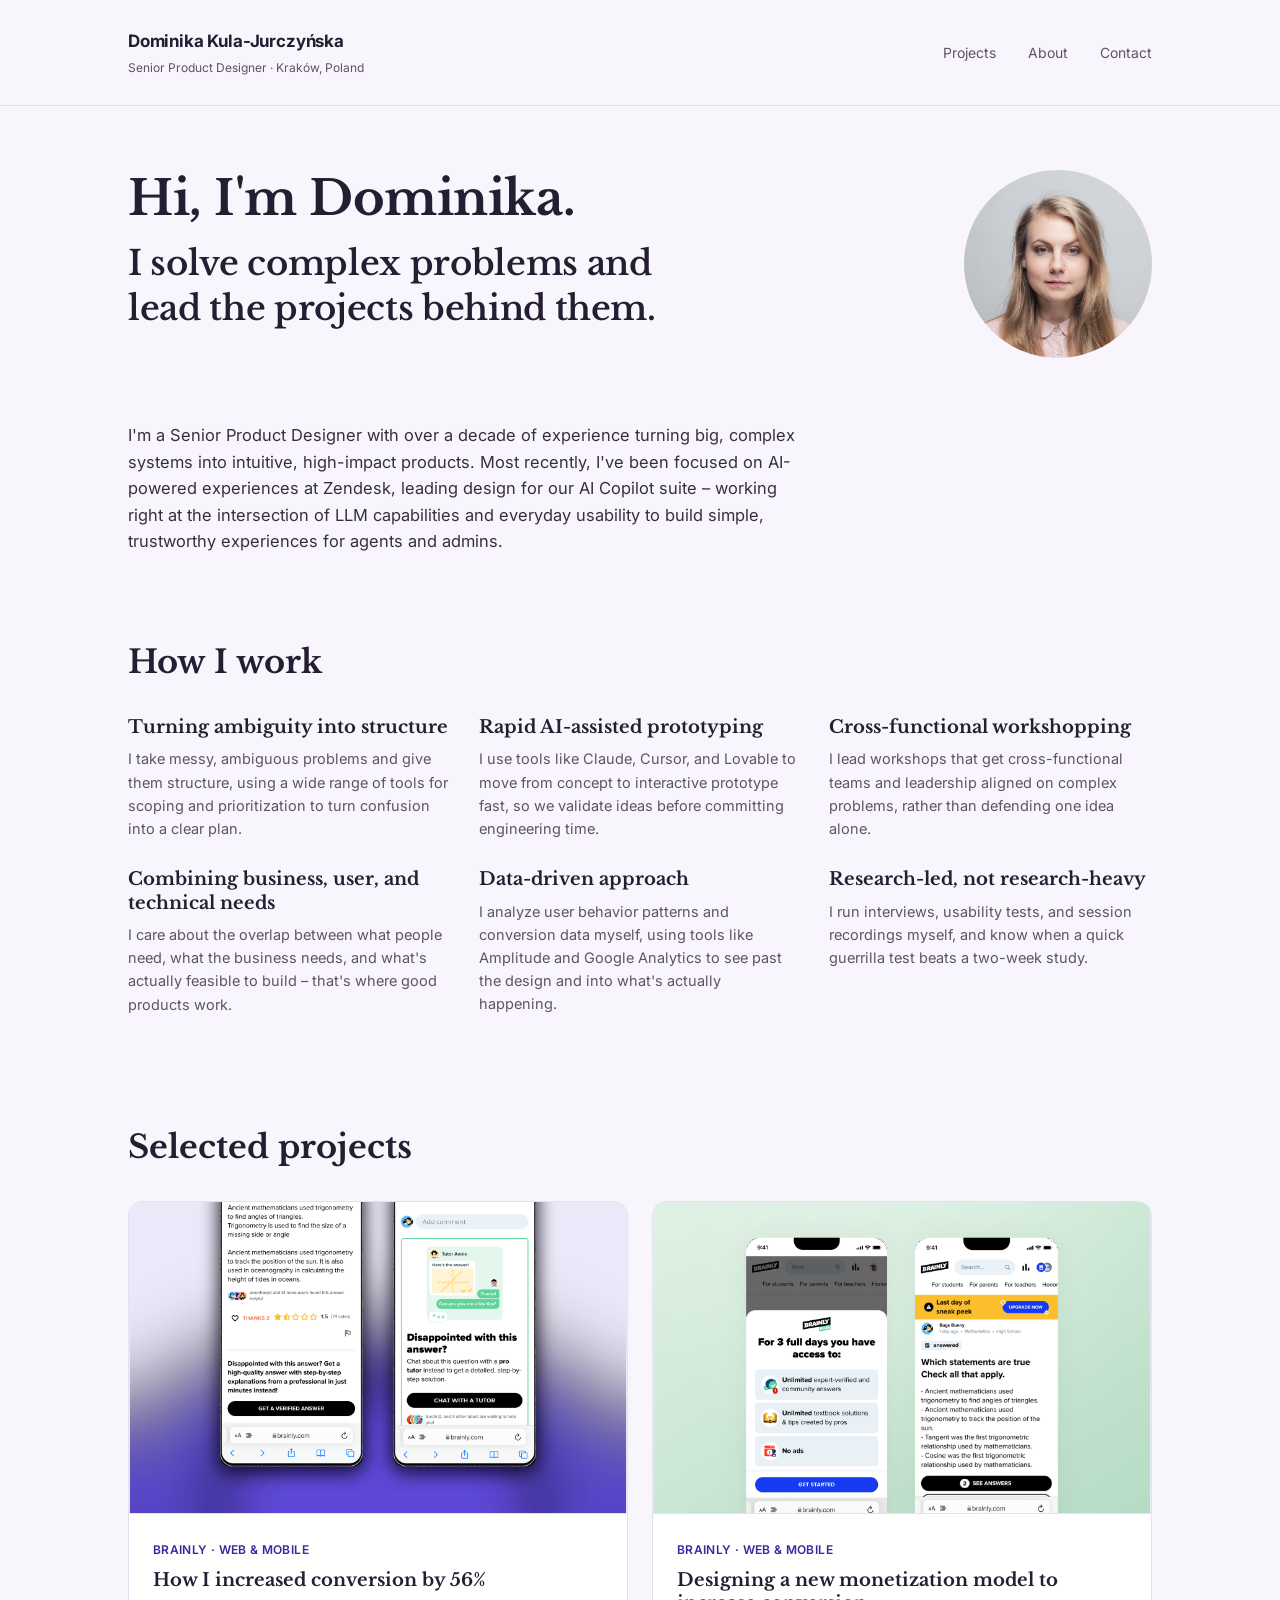
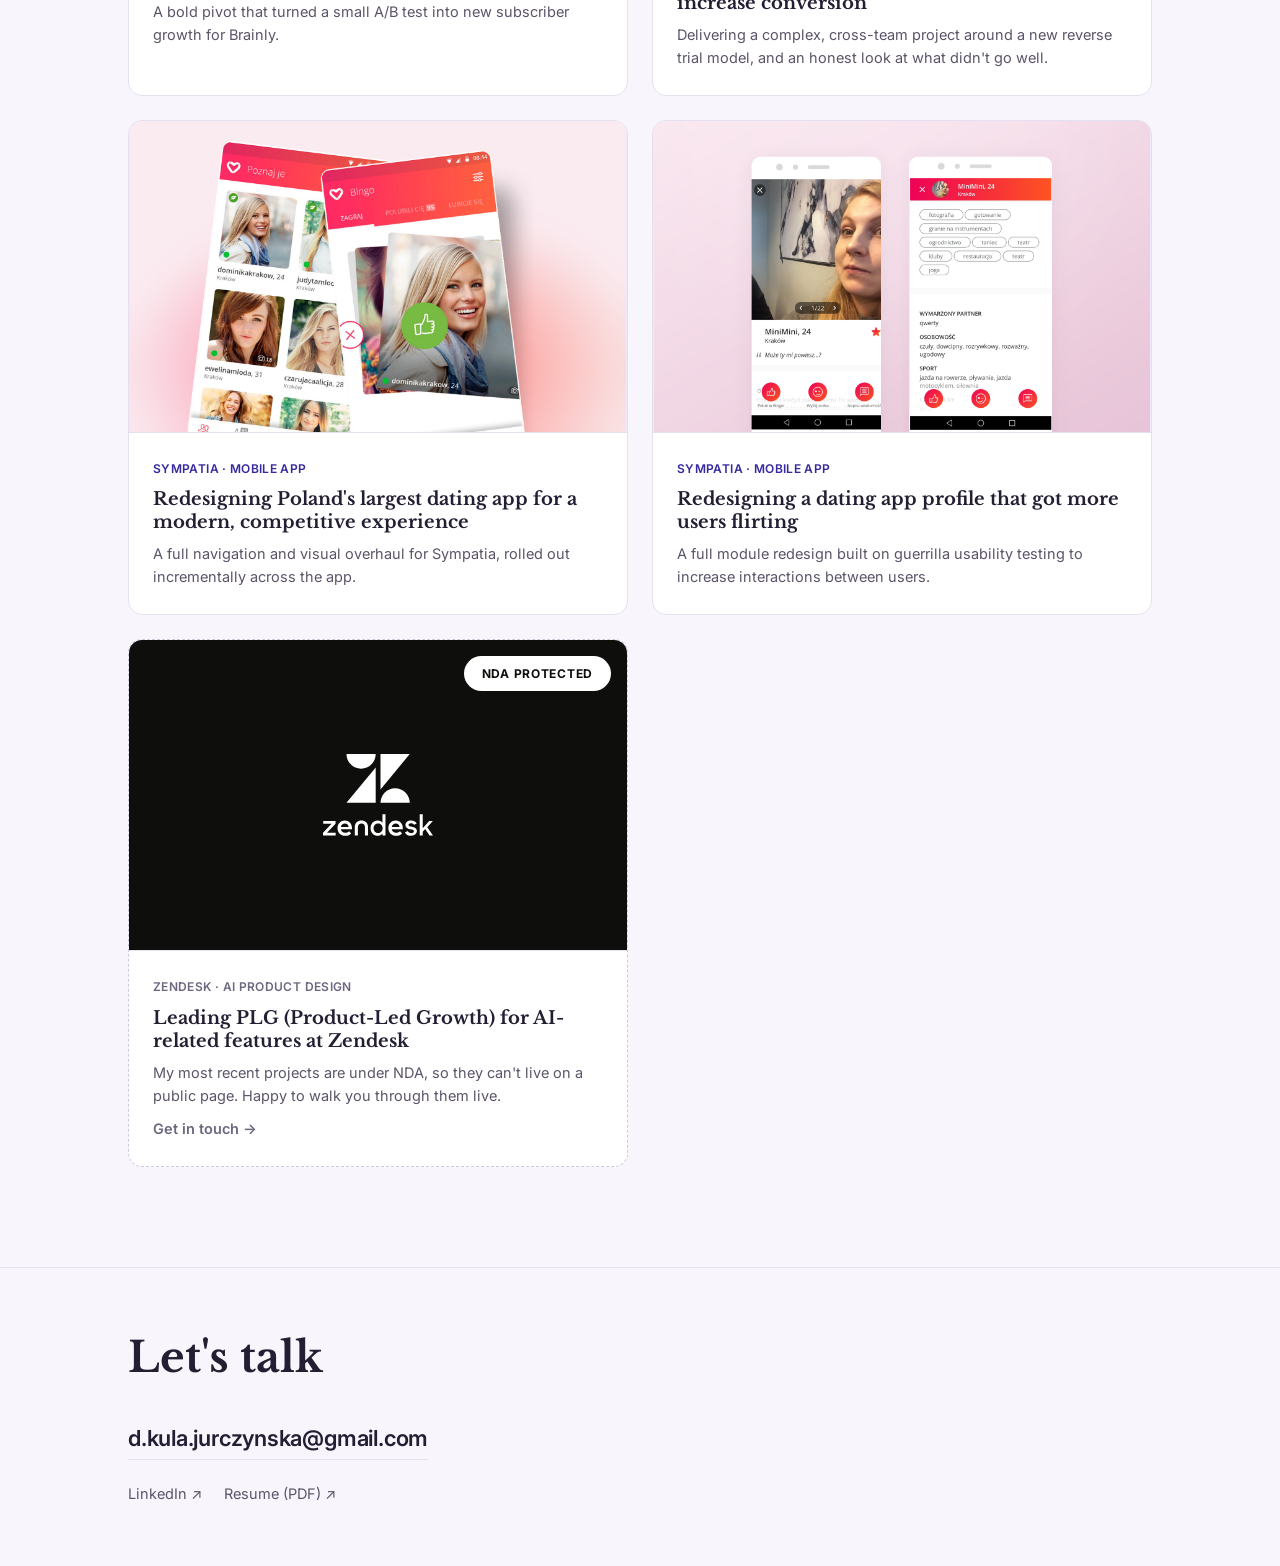
<file: index.html>
<!DOCTYPE html>
<html lang="en">
<head>
<meta charset="UTF-8">
<meta name="viewport" content="width=device-width, initial-scale=1.0">
<title>Dominika Kula-Jurczyńska – Senior Product Designer</title>
<meta name="description" content="Senior Product Designer specializing in complex, data-driven product work – portfolio and case studies.">
<link rel="stylesheet" href="assets/style.css">
</head>
<body>

<header class="topnav">
  <div class="wrap" style="max-width:1080px;">
    <div class="brand">
      <div class="logo">Dominika Kula-Jurczyńska</div>
      <div class="logo-role">Senior Product Designer · Kraków, Poland</div>
    </div>
    <button class="nav-toggle" aria-label="Open menu" aria-expanded="false">
      <svg class="icon-menu" width="24" height="24" viewBox="0 0 24 24" fill="none" stroke="currentColor" stroke-width="1.8" stroke-linecap="round"><line x1="3" y1="7" x2="21" y2="7"></line><line x1="3" y1="12" x2="21" y2="12"></line><line x1="3" y1="17" x2="21" y2="17"></line></svg>
      <svg class="icon-close" width="24" height="24" viewBox="0 0 24 24" fill="none" stroke="currentColor" stroke-width="1.8" stroke-linecap="round"><line x1="5" y1="5" x2="19" y2="19"></line><line x1="19" y1="5" x2="5" y2="19"></line></svg>
    </button>
    <nav>
      <a href="#projects">Projects</a>
      <a href="#about">About</a>
      <a href="#contact">Contact</a>
    </nav>
  </div>
</header>

<section class="hero-landing">
  <div>
    <h1>Hi, I'm Dominika.</h1>
    <p class="lede">
      I solve complex problems and<br>lead the projects behind them.
    </p>
  </div>
  <img class="hero-photo" src="assets/headshot.jpg" alt="Dominika Kula-Jurczyńska">
</section>

<section class="about-text" id="about">
  <p>I'm a Senior Product Designer with over a decade of experience turning big, complex systems into intuitive, high-impact products. Most recently, I've been focused on AI-powered experiences at Zendesk, leading design for our AI Copilot suite – working right at the intersection of LLM capabilities and everyday usability to build simple, trustworthy experiences for agents and admins.</p>
</section>

<section class="how-i-work">
  <h2>How I work</h2>
  <div class="how-i-work-grid">
    <div class="item">
      <h3>Turning ambiguity into structure</h3>
      <p>I take messy, ambiguous problems and give them structure, using a wide range of tools for scoping and prioritization to turn confusion into a clear plan.</p>
    </div>
    <div class="item">
      <h3>Rapid AI-assisted prototyping</h3>
      <p>I use tools like Claude, Cursor, and Lovable to move from concept to interactive prototype fast, so we validate ideas before committing engineering time.</p>
    </div>
    <div class="item">
      <h3>Cross-functional workshopping</h3>
      <p>I lead workshops that get cross-functional teams and leadership aligned on complex problems, rather than defending one idea alone.</p>
    </div>
    <div class="item">
      <h3>Combining business, user, and technical needs</h3>
      <p>I care about the overlap between what people need, what the business needs, and what's actually feasible to build – that's where good products work.</p>
    </div>
    <div class="item">
      <h3>Data-driven approach</h3>
      <p>I analyze user behavior patterns and conversion data myself, using tools like Amplitude and Google Analytics to see past the design and into what's actually happening.</p>
    </div>
    <div class="item">
      <h3>Research-led, not research-heavy</h3>
      <p>I run interviews, usability tests, and session recordings myself, and know when a quick guerrilla test beats a two-week study.</p>
    </div>
  </div>
</section>

<section class="work" id="projects">
  <h2>Selected projects</h2>
  <div class="card-grid">

    <a class="card" data-theme="brainly" href="case-studies/brainly.html">
      <div class="thumb"><img src="assets/img/brainly-home-thumb.png" alt="Two floating Brainly Tutor app screens"></div>
      <div class="body">
        <span class="tag">Brainly · Web &amp; Mobile</span>
        <h3>How I increased conversion by 56%</h3>
        <p>A bold pivot that turned a small A/B test into new subscriber growth for Brainly.</p>
      </div>
    </a>

    <a class="card" data-theme="brainly-rt" href="case-studies/brainly-reverse-trial.html">
      <div class="thumb"><img src="assets/img/brainly-rt-home-thumb-v3.png" alt="Two Brainly reverse trial screens, the Brainly Plus perks screen and the sneak peek reminder"></div>
      <div class="body">
        <span class="tag">Brainly · Web &amp; Mobile</span>
        <h3>Designing a new monetization model to increase conversion</h3>
        <p>Delivering a complex, cross-team project around a new reverse trial model, and an honest look at what didn't go well.</p>
      </div>
    </a>

    <a class="card" data-theme="sympatia-nav" href="case-studies/sympatia-navigation.html">
      <div class="thumb"><img src="assets/img/sympatia-nav-home-thumb.png" alt="Two tilted Sympatia app screens, the discover feed and the swipe-to-match screen"></div>
      <div class="body">
        <span class="tag">Sympatia · Mobile App</span>
        <h3>Redesigning Poland's largest dating app for a modern, competitive experience</h3>
        <p>A full navigation and visual overhaul for Sympatia, rolled out incrementally across the app.</p>
      </div>
    </a>

    <a class="card" data-theme="sympatia-profile" href="case-studies/sympatia-profile.html">
      <div class="thumb"><img src="assets/img/sympatia-profile-home-thumb-v3.png" alt="Two Sympatia profile screens, the photo carousel and the shared interests tags"></div>
      <div class="body">
        <span class="tag">Sympatia · Mobile App</span>
        <h3>Redesigning a dating app profile that got more users flirting</h3>
        <p>A full module redesign built on guerrilla usability testing to increase interactions between users.</p>
      </div>
    </a>

    <div class="card locked" data-theme="zendesk" data-local-href="case-studies/zendesk.html">
      <div class="thumb locked-thumb">
        <img class="zendesk-logo" src="assets/img/zendesk-logo.svg" alt="Zendesk logo">
        <span class="nda-badge">NDA protected</span>
      </div>
      <div class="body">
        <span class="tag">Zendesk · AI Product Design</span>
        <h3>Leading PLG (Product-Led Growth) for AI-related features at Zendesk</h3>
        <p>My most recent projects are under NDA, so they can't live on a public page. Happy to walk you through them live. <a class="nda-cta" href="mailto:d.kula.jurczynska@gmail.com?subject=Your%20Zendesk%20AI%20Copilot%20case%20study">Get in touch →</a></p>
      </div>
    </div>

  </div>
</section>

<footer class="contact" id="contact">
  <div class="wrap">
    <div>
      <h2>Let's talk</h2>
    </div>
    <a class="contact-email" href="mailto:d.kula.jurczynska@gmail.com">d.kula.jurczynska@gmail.com</a>
    <div class="contact-links">
      <a href="https://www.linkedin.com/in/dkulajurczynska/" target="_blank" rel="noopener">LinkedIn ↗</a>
      <a href="assets/resume.pdf" target="_blank">Resume (PDF) ↗</a>
    </div>
  </div>
</footer>

<script src="assets/nav.js"></script>
</body>
</html>
</file>
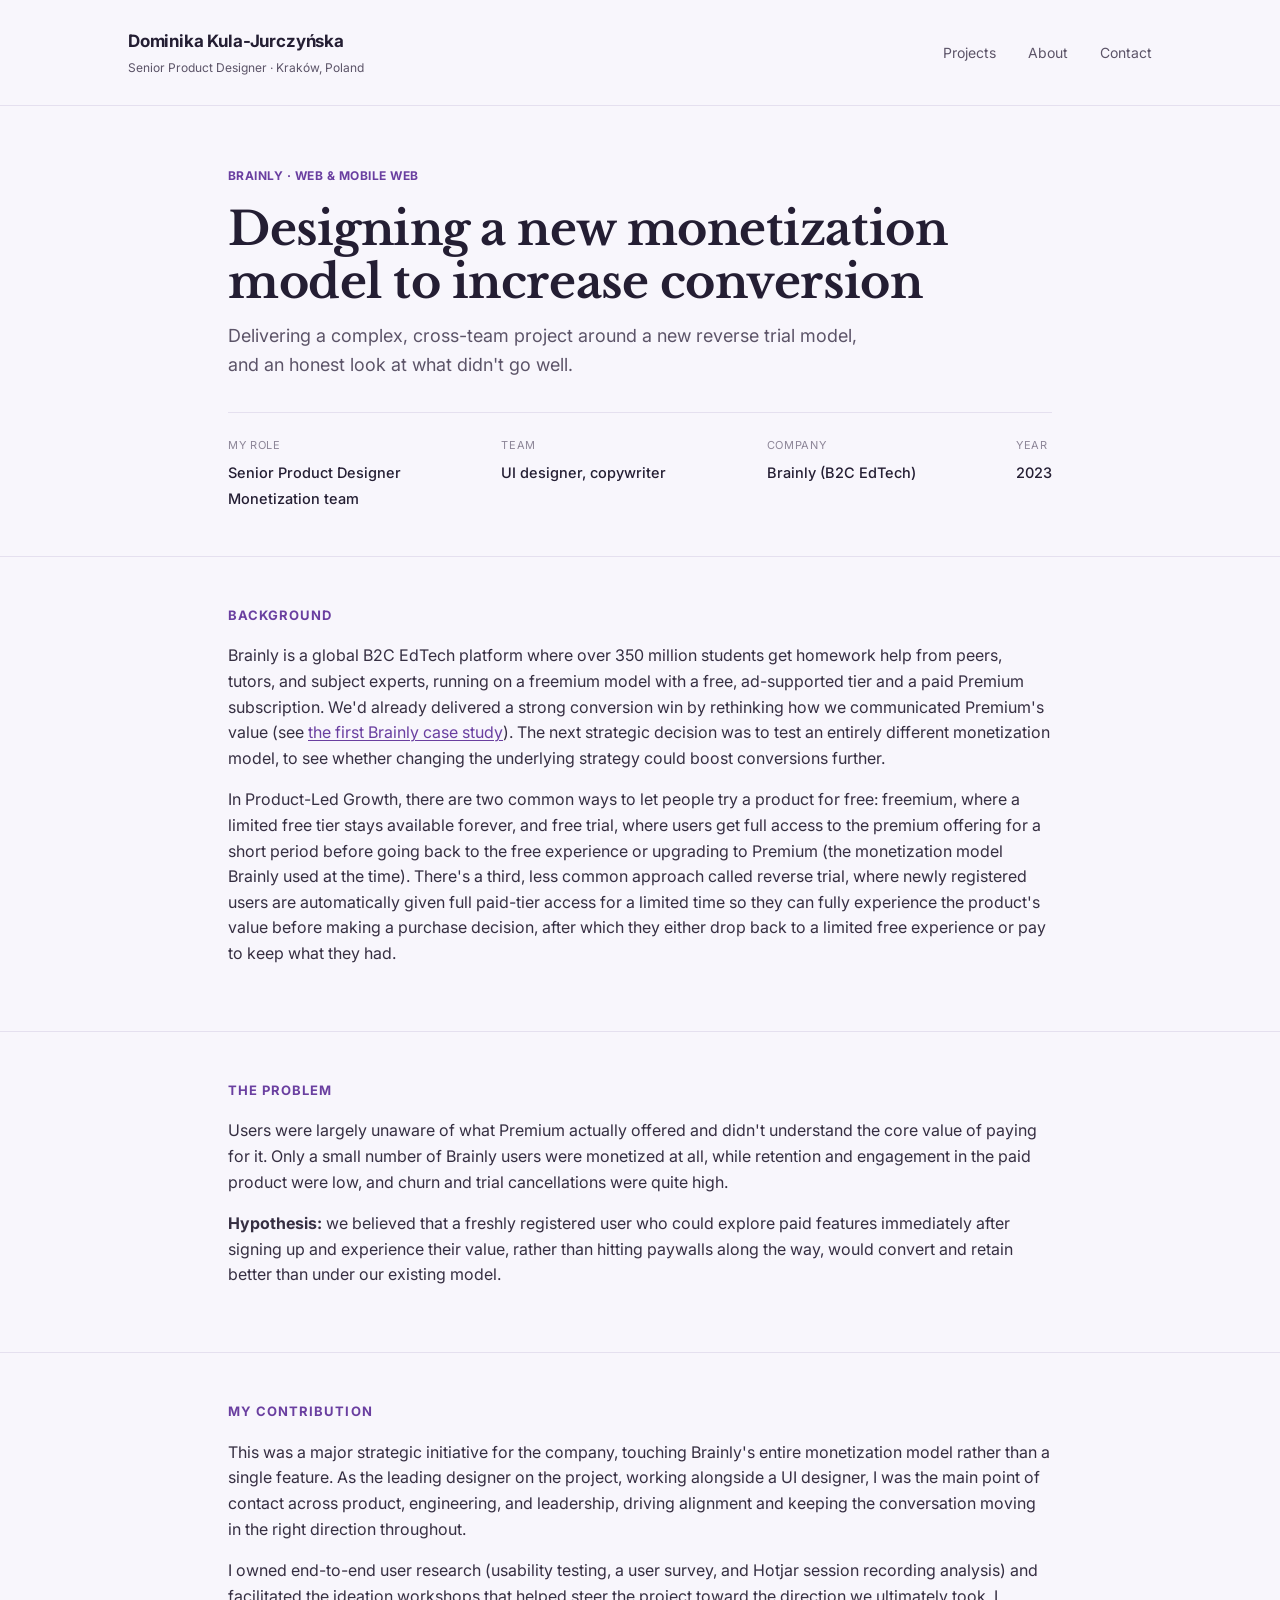
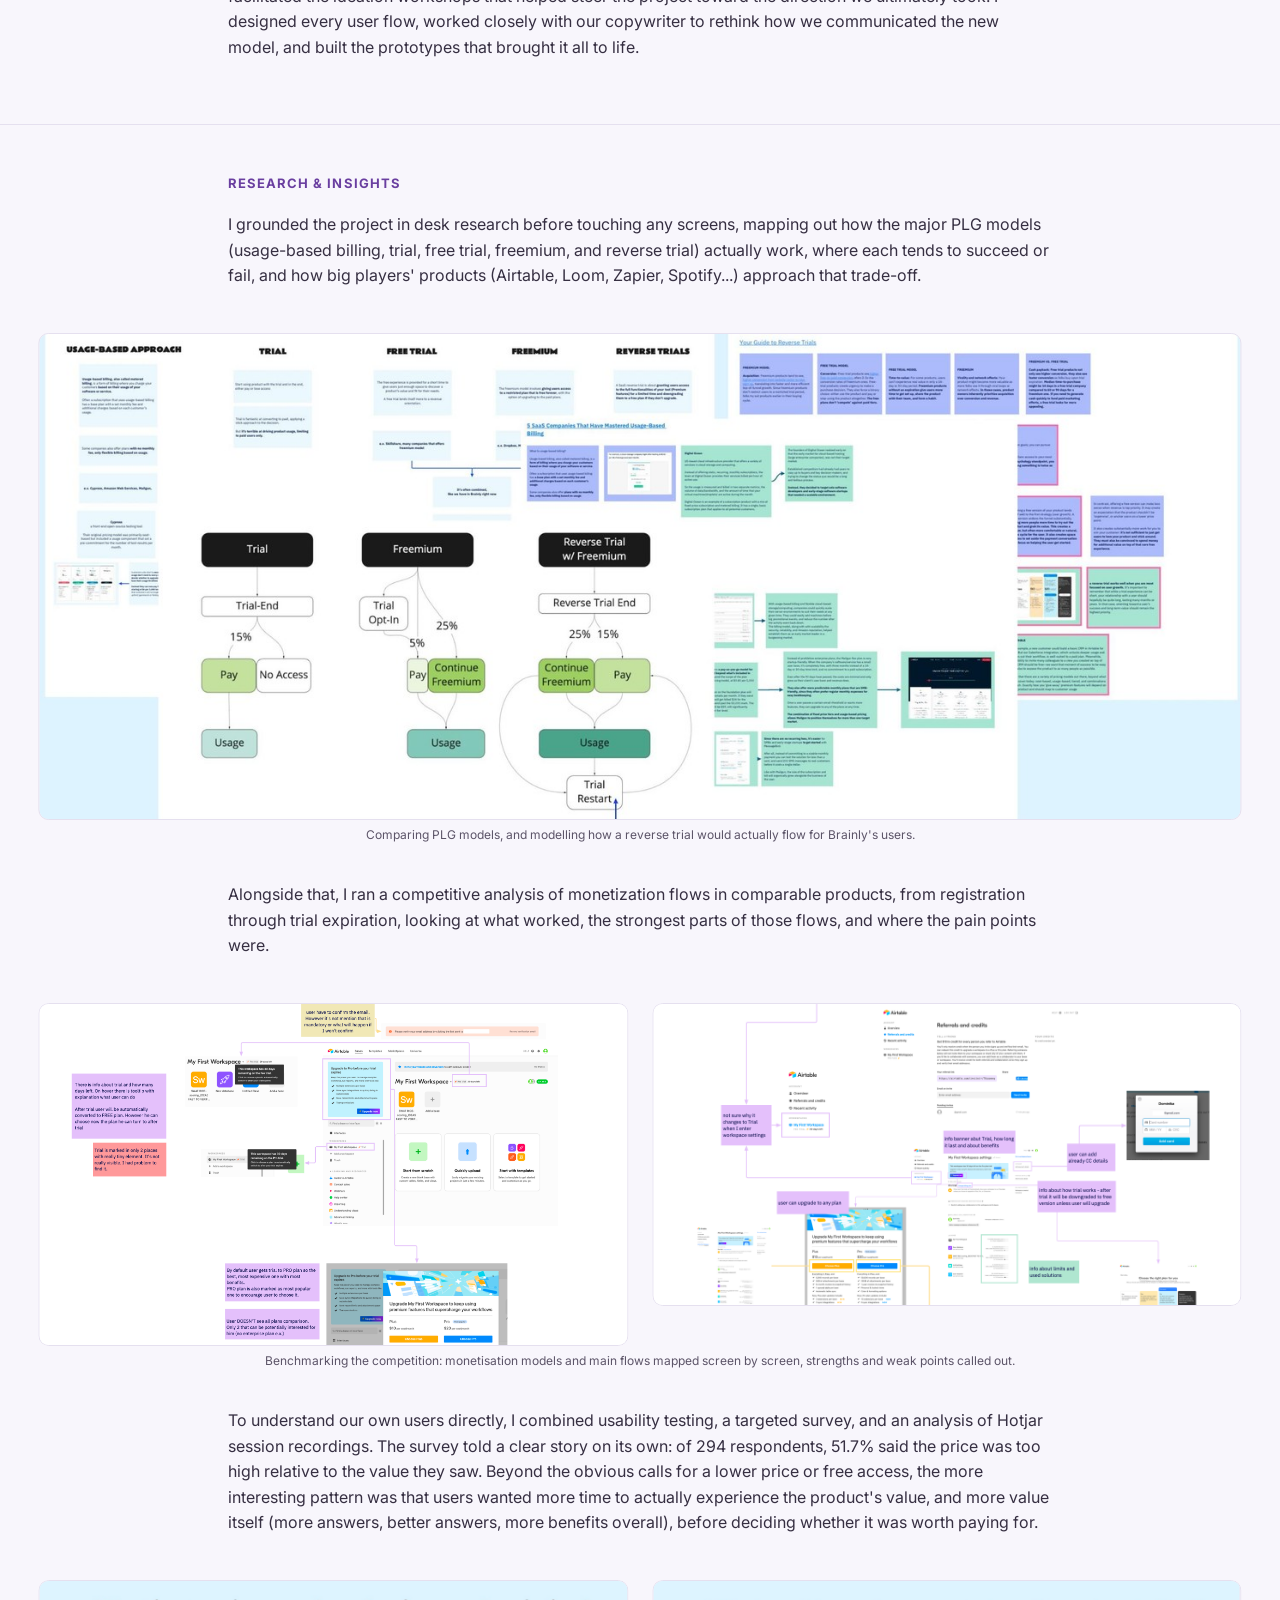
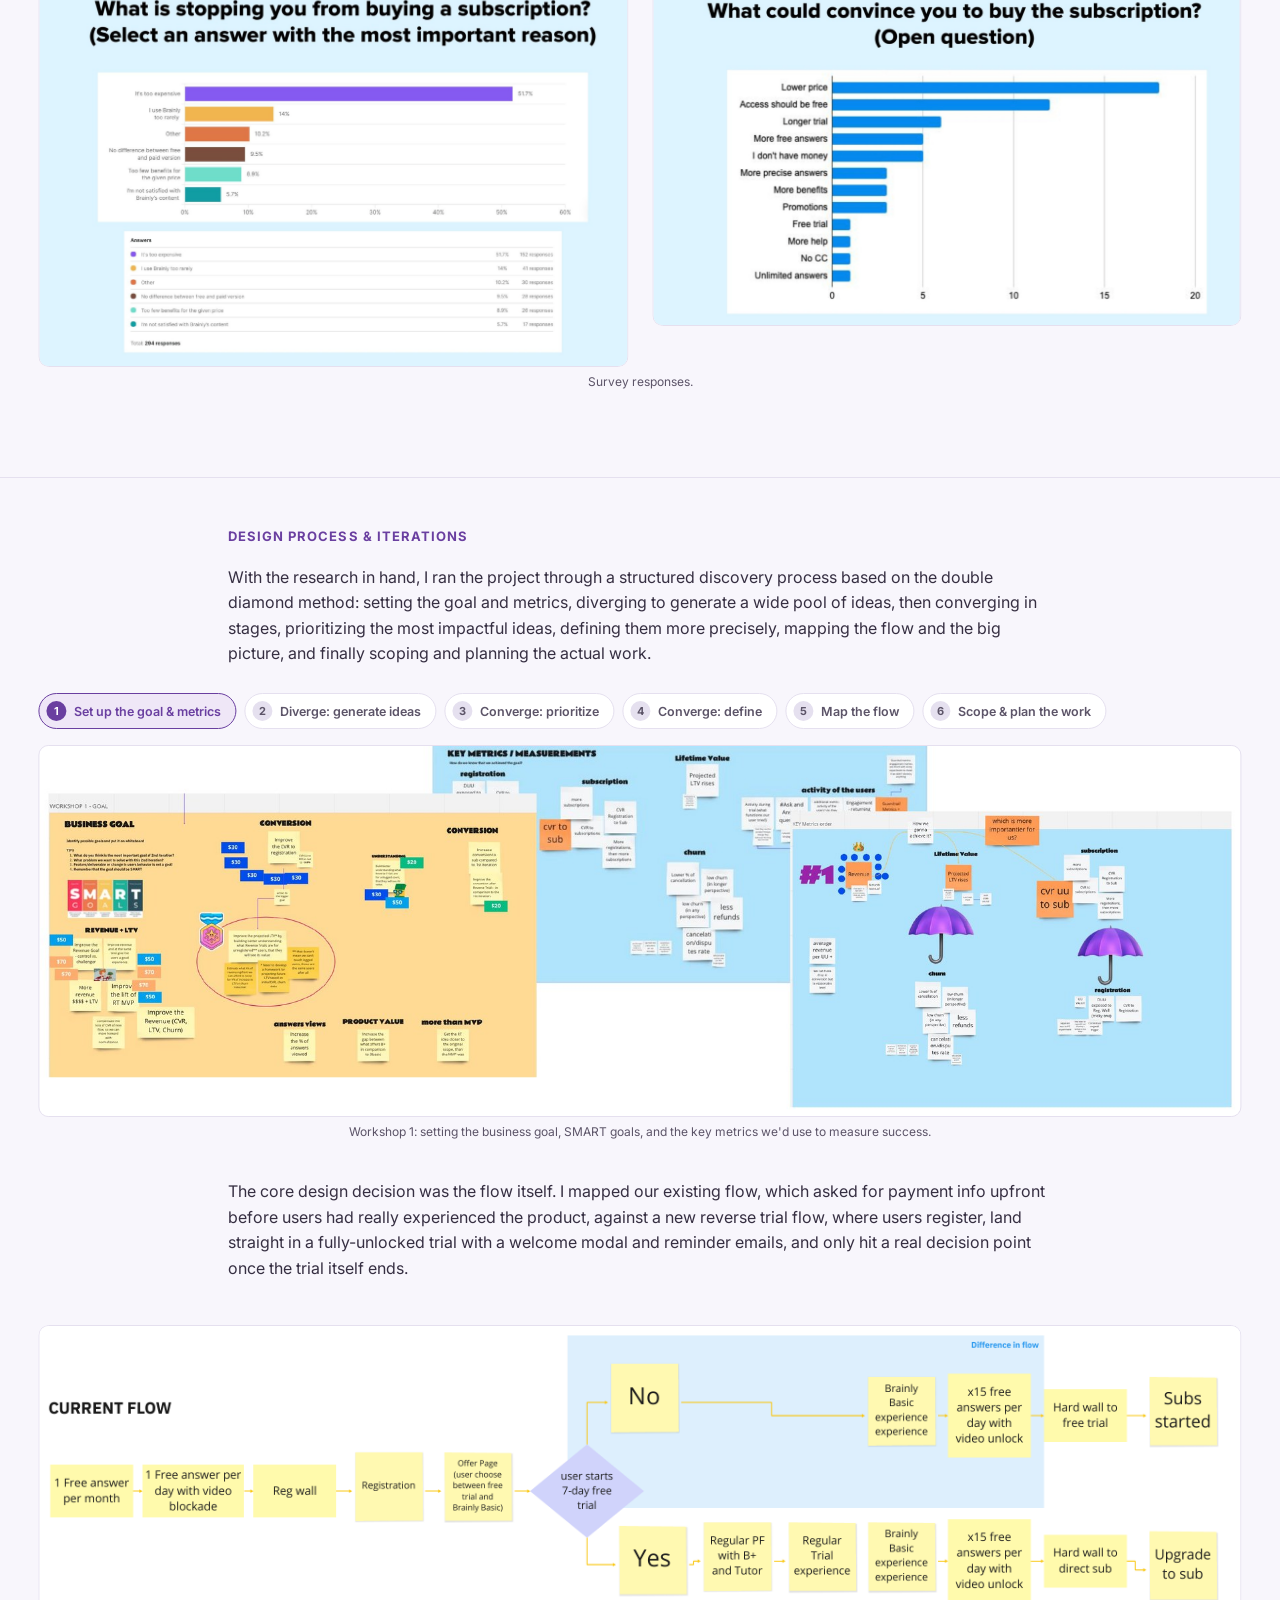
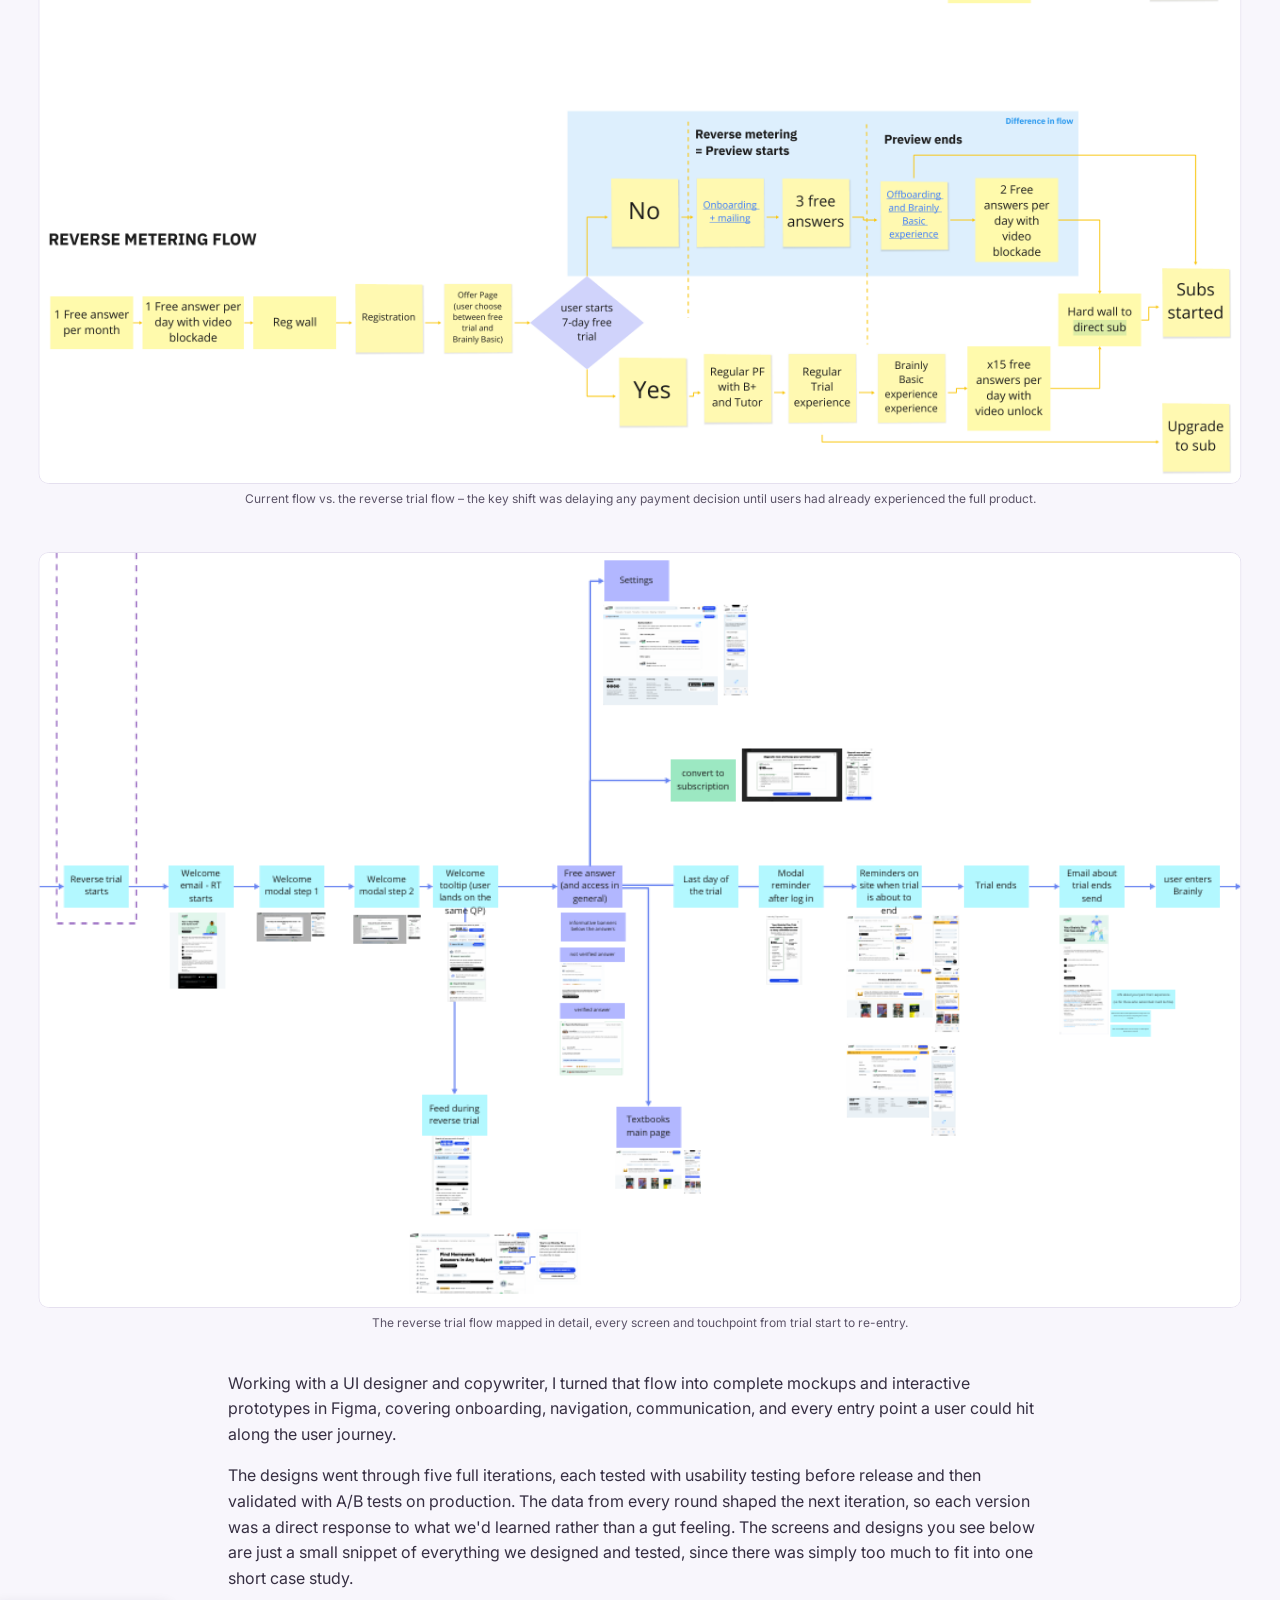
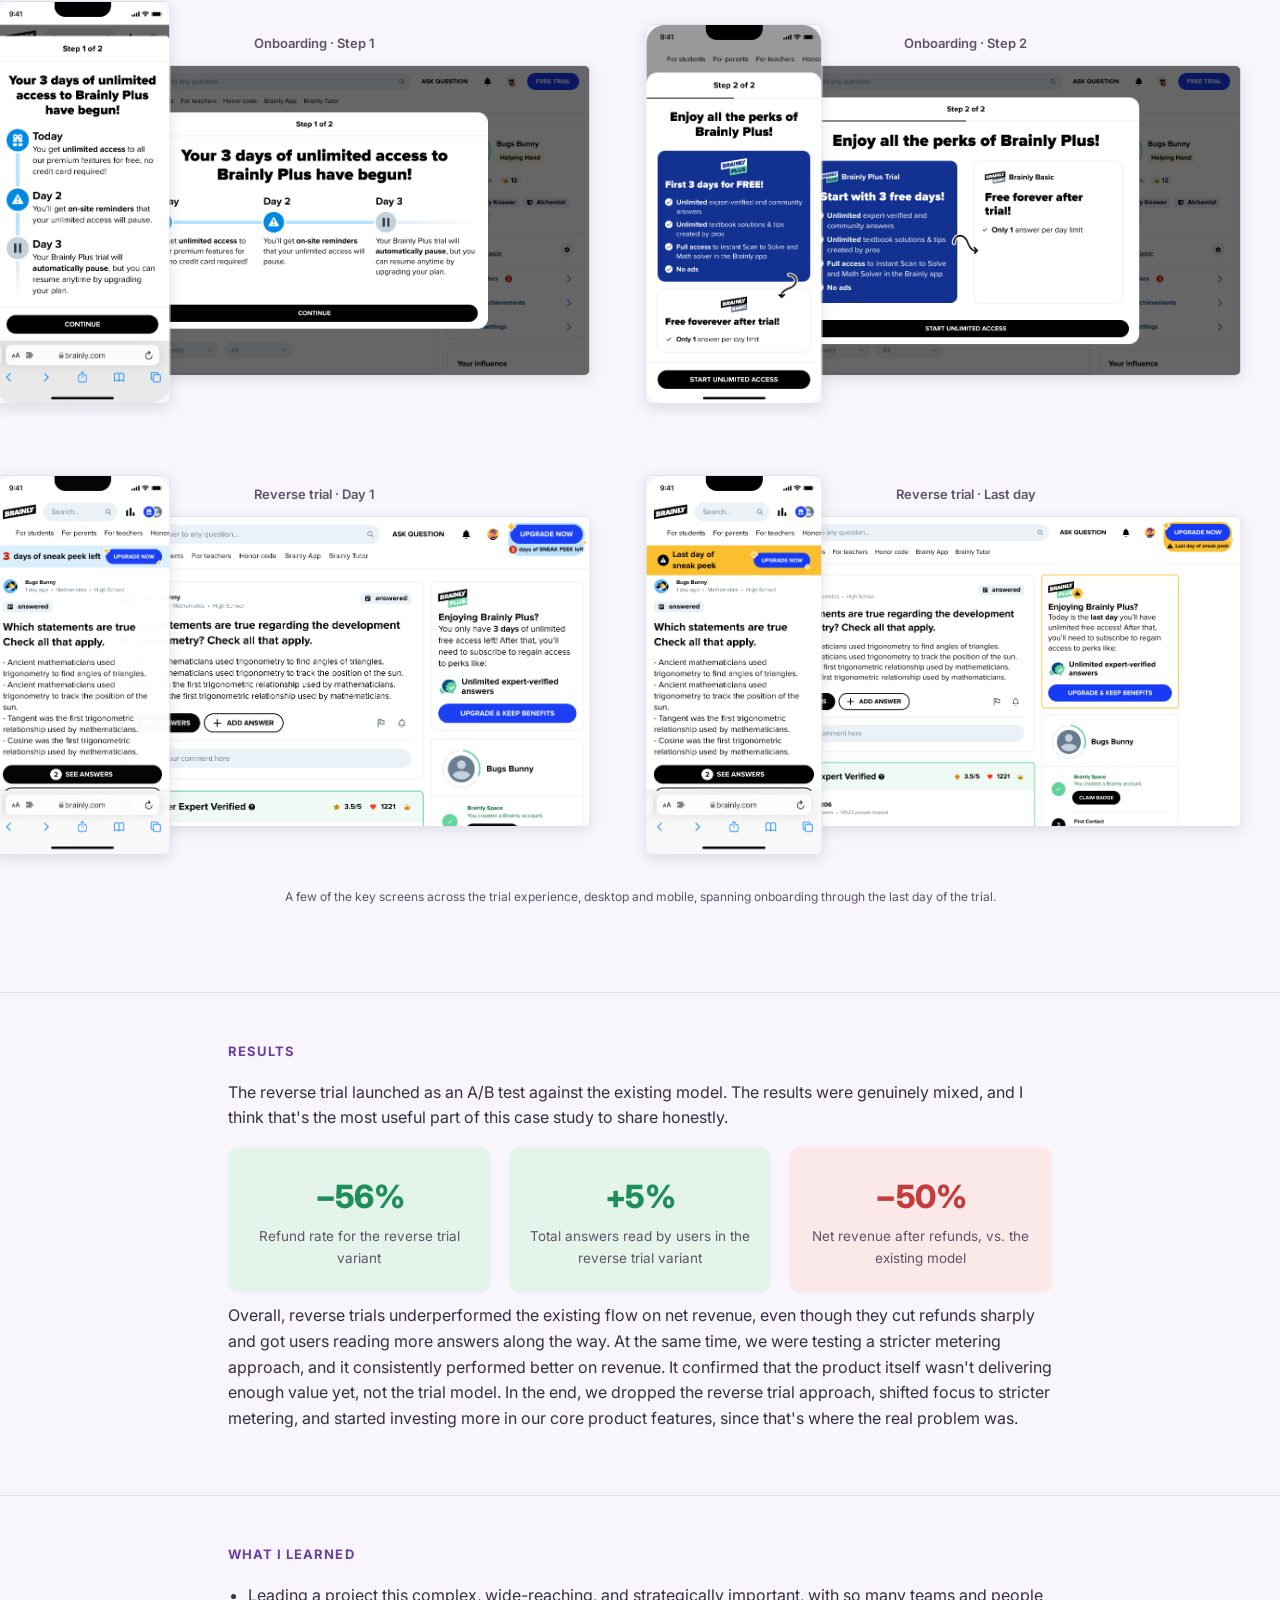
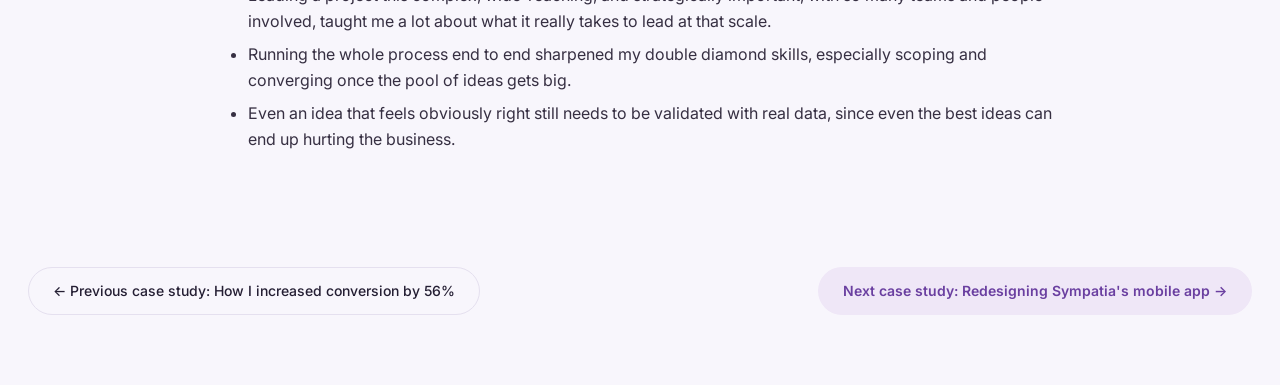
<file: case-studies/brainly-reverse-trial.html>
<!DOCTYPE html>
<html lang="en">
<head>
<meta charset="UTF-8">
<meta name="viewport" content="width=device-width, initial-scale=1.0">
<title>Rethinking Brainly's Trial Model – Dominika Kula-Jurczyńska</title>
<link rel="stylesheet" href="../assets/style.css">
</head>
<body data-theme="brainly-rt" data-case-title="Designing a new monetization model to increase conversion">

<header class="topnav">
  <div class="wrap" style="max-width:1080px;">
    <a class="brand" href="../index.html">
      <div class="logo">Dominika Kula-Jurczyńska</div>
      <div class="logo-role">Senior Product Designer · Kraków, Poland</div>
    </a>
    <button class="nav-toggle" aria-label="Open menu" aria-expanded="false">
      <svg class="icon-menu" width="24" height="24" viewBox="0 0 24 24" fill="none" stroke="currentColor" stroke-width="1.8" stroke-linecap="round"><line x1="3" y1="7" x2="21" y2="7"></line><line x1="3" y1="12" x2="21" y2="12"></line><line x1="3" y1="17" x2="21" y2="17"></line></svg>
      <svg class="icon-close" width="24" height="24" viewBox="0 0 24 24" fill="none" stroke="currentColor" stroke-width="1.8" stroke-linecap="round"><line x1="5" y1="5" x2="19" y2="19"></line><line x1="19" y1="5" x2="5" y2="19"></line></svg>
    </button>
    <nav>
      <a href="../index.html#projects">Projects</a>
      <a href="../index.html#about">About</a>
      <a href="../index.html#contact">Contact</a>
    </nav>
  </div>
</header>

<section class="cs-hero">
  <div class="wrap">
    <span class="tag">Brainly · Web &amp; Mobile Web</span>
    <h1>Designing a new monetization model to increase conversion</h1>
    <p class="subtitle">Delivering a complex, cross-team project around a new reverse trial model, and an honest look at what didn't go well.</p>

    <div class="meta-row">
      <div><span class="k">My role</span><span class="v">Senior Product Designer<br>Monetization team</span></div>
      <div><span class="k">Team</span><span class="v">UI designer, copywriter</span></div>
      <div><span class="k">Company</span><span class="v">Brainly (B2C EdTech)</span></div>
      <div><span class="k">Year</span><span class="v">2023</span></div>
    </div>
  </div>
</section>

<section class="cs-section">
  <div class="wrap">
    <h2>Background</h2>
    <p>Brainly is a global B2C EdTech platform where over 350 million students get homework help from peers, tutors, and subject experts, running on a freemium model with a free, ad-supported tier and a paid Premium subscription. We'd already delivered a strong conversion win by rethinking how we communicated Premium's value (see <a href="brainly.html">the first Brainly case study</a>). The next strategic decision was to test an entirely different monetization model, to see whether changing the underlying strategy could boost conversions further.</p>
    <p>In Product-Led Growth, there are two common ways to let people try a product for free: freemium, where a limited free tier stays available forever, and free trial, where users get full access to the premium offering for a short period before going back to the free experience or upgrading to Premium (the monetization model Brainly used at the time). There's a third, less common approach called reverse trial, where newly registered users are automatically given full paid-tier access for a limited time so they can fully experience the product's value before making a purchase decision, after which they either drop back to a limited free experience or pay to keep what they had.</p>
  </div>
</section>

<section class="cs-section">
  <div class="wrap">
    <h2>The problem</h2>
    <p>Users were largely unaware of what Premium actually offered and didn't understand the core value of paying for it. Only a small number of Brainly users were monetized at all, while retention and engagement in the paid product were low, and churn and trial cancellations were quite high.</p>
    <p><strong>Hypothesis:</strong> we believed that a freshly registered user who could explore paid features immediately after signing up and experience their value, rather than hitting paywalls along the way, would convert and retain better than under our existing model.</p>
  </div>
</section>

<section class="cs-section">
  <div class="wrap">
    <h2>My contribution</h2>
    <p>This was a major strategic initiative for the company, touching Brainly's entire monetization model rather than a single feature. As the leading designer on the project, working alongside a UI designer, I was the main point of contact across product, engineering, and leadership, driving alignment and keeping the conversation moving in the right direction throughout.</p>
    <p>I owned end-to-end user research (usability testing, a user survey, and Hotjar session recording analysis) and facilitated the ideation workshops that helped steer the project toward the direction we ultimately took. I designed every user flow, worked closely with our copywriter to rethink how we communicated the new model, and built the prototypes that brought it all to life.</p>
  </div>
</section>

<section class="cs-section">
  <div class="wrap">
    <h2>Research &amp; insights</h2>
    <p>I grounded the project in desk research before touching any screens, mapping out how the major PLG models (usage-based billing, trial, free trial, freemium, and reverse trial) actually work, where each tends to succeed or fail, and how big players' products (Airtable, Loom, Zapier, Spotify...) approach that trade-off.</p>

    <img class="case-img" src="../assets/img/brainly-rt-research.jpg" alt="Research board comparing PLG models – usage-based, trial, free trial, freemium, and reverse trial – with a flow diagram modelling reverse trial conversion paths">
    <p class="case-img-caption">Comparing PLG models, and modelling how a reverse trial would actually flow for Brainly's users.</p>

    <p>Alongside that, I ran a competitive analysis of monetization flows in comparable products, from registration through trial expiration, looking at what worked, the strongest parts of those flows, and where the pain points were.</p>

    <div class="case-img-row">
      <figure class="case-img-col">
        <img src="../assets/img/brainly-rt-competitor-workspace.png" alt="Annotated Airtable workspace screen showing trial status, upgrade prompts, and plan comparison">
      </figure>
      <figure class="case-img-col">
        <img src="../assets/img/brainly-rt-competitor-billing.png" alt="Annotated Airtable referrals, billing, and card entry flow">
      </figure>
    </div>
    <p class="case-img-caption">Benchmarking the competition: monetisation models and main flows mapped screen by screen, strengths and weak points called out.</p>

    <p>To understand our own users directly, I combined usability testing, a targeted survey, and an analysis of Hotjar session recordings. The survey told a clear story on its own: of 294 respondents, 51.7% said the price was too high relative to the value they saw. Beyond the obvious calls for a lower price or free access, the more interesting pattern was that users wanted more time to actually experience the product's value, and more value itself (more answers, better answers, more benefits overall), before deciding whether it was worth paying for.</p>

    <div class="case-img-row">
      <figure class="case-img-col">
        <img src="../assets/img/brainly-rt-survey-blocker.png" alt="Survey chart: 51.7% of respondents said price was the main reason they wouldn't buy a subscription">
      </figure>
      <figure class="case-img-col">
        <img src="../assets/img/brainly-rt-survey-convince.png" alt="Survey chart: lower price was the top open-ended answer for what would convince respondents to subscribe">
      </figure>
    </div>
    <p class="case-img-caption">Survey responses.</p>
  </div>
</section>

<section class="cs-section">
  <div class="wrap">
    <h2>Design process &amp; iterations</h2>
    <p>With the research in hand, I ran the project through a structured discovery process based on the double diamond method: setting the goal and metrics, diverging to generate a wide pool of ideas, then converging in stages, prioritizing the most impactful ideas, defining them more precisely, mapping the flow and the big picture, and finally scoping and planning the actual work.</p>

    <div class="discovery-stepper">
      <div class="discovery-steps">
        <button type="button" class="discovery-step is-active" data-step="1"><span class="discovery-step-num">1</span><span>Set up the goal &amp; metrics</span></button>
        <button type="button" class="discovery-step" data-step="2"><span class="discovery-step-num">2</span><span>Diverge: generate ideas</span></button>
        <button type="button" class="discovery-step" data-step="3"><span class="discovery-step-num">3</span><span>Converge: prioritize</span></button>
        <button type="button" class="discovery-step" data-step="4"><span class="discovery-step-num">4</span><span>Converge: define</span></button>
        <button type="button" class="discovery-step" data-step="5"><span class="discovery-step-num">5</span><span>Map the flow</span></button>
        <button type="button" class="discovery-step" data-step="6"><span class="discovery-step-num">6</span><span>Scope &amp; plan the work</span></button>
      </div>
      <div class="discovery-visual">
        <img class="discovery-visual-img is-active" data-step="1" src="../assets/img/brainly-rt-discovery-step1-goal.jpg" alt="Workshop board setting the business goal, SMART goals, and key metrics for the project">
        <img class="discovery-visual-img" data-step="2" src="../assets/img/brainly-rt-discovery-step2-diverge.jpg" alt="Impact mapping boards used to diverge and generate a wide pool of ideas">
        <img class="discovery-visual-img" data-step="3" src="../assets/img/brainly-rt-discovery-step3-converge-prioritize.jpg" alt="Idea prioritization boards, including a satisfaction versus effort matrix and MVP candidates">
        <img class="discovery-visual-img" data-step="4" src="../assets/img/brainly-rt-discovery-step4-converge-define.jpg" alt="Four defined user flow groups mapped out in detail">
        <img class="discovery-visual-img" data-step="5" src="../assets/img/brainly-rt-discovery-step5-converge-flow.jpg" alt="Full flow diagram mapping the unregistered user through registration and the reverse trial">
        <img class="discovery-visual-img" data-step="6" src="../assets/img/brainly-rt-discovery-step6-story-map.png" alt="User story mapping board covering the unregistered user, after registration reverse trial, and after reverse trial phases, organized by release">
        <span class="zoom-icon" aria-hidden="true"><svg viewBox="0 0 24 24" fill="none" stroke-width="2" stroke-linecap="round" stroke-linejoin="round"><circle cx="11" cy="11" r="7"></circle><line x1="21" y1="21" x2="16.65" y2="16.65"></line><line x1="11" y1="8" x2="11" y2="14"></line><line x1="8" y1="11" x2="14" y2="11"></line></svg></span>
      </div>
      <p class="case-img-caption discovery-caption">
        <span class="is-active" data-step="1">Workshop 1: setting the business goal, SMART goals, and the key metrics we'd use to measure success.</span>
        <span data-step="2">Diverging: impact mapping to generate a wide pool of possible ideas.</span>
        <span data-step="3">Converging: prioritizing ideas by effort and impact, and shortlisting MVP candidates.</span>
        <span data-step="4">Converging: defining the most impactful ideas into four distinct user flow groups.</span>
        <span data-step="5">Converging: mapping the full flow, from an unregistered user through registration and the reverse trial.</span>
        <span data-step="6">Converging: scoping the work through user story mapping.</span>
      </p>
    </div>

    <div class="discovery-accordion">
      <div class="acc-item is-open" data-step="1">
        <button type="button" class="acc-trigger">
          <span class="discovery-step-num">1</span>
          <span class="acc-label">Set up the goal &amp; metrics</span>
          <svg class="acc-chevron" viewBox="0 0 24 24" fill="none" stroke="currentColor" stroke-width="2" stroke-linecap="round" stroke-linejoin="round"><polyline points="6 9 12 15 18 9"></polyline></svg>
        </button>
        <div class="acc-panel">
          <div class="acc-panel-inner">
            <div class="discovery-visual">
              <img class="discovery-visual-img is-active" src="../assets/img/brainly-rt-discovery-step1-goal.jpg" alt="Workshop board setting the business goal, SMART goals, and key metrics for the project">
              <span class="zoom-icon" aria-hidden="true"><svg viewBox="0 0 24 24" fill="none" stroke-width="2" stroke-linecap="round" stroke-linejoin="round"><circle cx="11" cy="11" r="7"></circle><line x1="21" y1="21" x2="16.65" y2="16.65"></line><line x1="11" y1="8" x2="11" y2="14"></line><line x1="8" y1="11" x2="14" y2="11"></line></svg></span>
            </div>
            <p class="case-img-caption">Workshop 1: setting the business goal, SMART goals, and the key metrics we'd use to measure success.</p>
          </div>
        </div>
      </div>
      <div class="acc-item" data-step="2">
        <button type="button" class="acc-trigger">
          <span class="discovery-step-num">2</span>
          <span class="acc-label">Diverge: generate ideas</span>
          <svg class="acc-chevron" viewBox="0 0 24 24" fill="none" stroke="currentColor" stroke-width="2" stroke-linecap="round" stroke-linejoin="round"><polyline points="6 9 12 15 18 9"></polyline></svg>
        </button>
        <div class="acc-panel">
          <div class="acc-panel-inner">
            <div class="discovery-visual">
              <img class="discovery-visual-img is-active" src="../assets/img/brainly-rt-discovery-step2-diverge.jpg" alt="Impact mapping boards used to diverge and generate a wide pool of ideas">
              <span class="zoom-icon" aria-hidden="true"><svg viewBox="0 0 24 24" fill="none" stroke-width="2" stroke-linecap="round" stroke-linejoin="round"><circle cx="11" cy="11" r="7"></circle><line x1="21" y1="21" x2="16.65" y2="16.65"></line><line x1="11" y1="8" x2="11" y2="14"></line><line x1="8" y1="11" x2="14" y2="11"></line></svg></span>
            </div>
            <p class="case-img-caption">Diverging: impact mapping to generate a wide pool of possible ideas.</p>
          </div>
        </div>
      </div>
      <div class="acc-item" data-step="3">
        <button type="button" class="acc-trigger">
          <span class="discovery-step-num">3</span>
          <span class="acc-label">Converge: prioritize</span>
          <svg class="acc-chevron" viewBox="0 0 24 24" fill="none" stroke="currentColor" stroke-width="2" stroke-linecap="round" stroke-linejoin="round"><polyline points="6 9 12 15 18 9"></polyline></svg>
        </button>
        <div class="acc-panel">
          <div class="acc-panel-inner">
            <div class="discovery-visual">
              <img class="discovery-visual-img is-active" src="../assets/img/brainly-rt-discovery-step3-converge-prioritize.jpg" alt="Idea prioritization boards, including a satisfaction versus effort matrix and MVP candidates">
              <span class="zoom-icon" aria-hidden="true"><svg viewBox="0 0 24 24" fill="none" stroke-width="2" stroke-linecap="round" stroke-linejoin="round"><circle cx="11" cy="11" r="7"></circle><line x1="21" y1="21" x2="16.65" y2="16.65"></line><line x1="11" y1="8" x2="11" y2="14"></line><line x1="8" y1="11" x2="14" y2="11"></line></svg></span>
            </div>
            <p class="case-img-caption">Converging: prioritizing ideas by effort and impact, and shortlisting MVP candidates.</p>
          </div>
        </div>
      </div>
      <div class="acc-item" data-step="4">
        <button type="button" class="acc-trigger">
          <span class="discovery-step-num">4</span>
          <span class="acc-label">Converge: define</span>
          <svg class="acc-chevron" viewBox="0 0 24 24" fill="none" stroke="currentColor" stroke-width="2" stroke-linecap="round" stroke-linejoin="round"><polyline points="6 9 12 15 18 9"></polyline></svg>
        </button>
        <div class="acc-panel">
          <div class="acc-panel-inner">
            <div class="discovery-visual">
              <img class="discovery-visual-img is-active" src="../assets/img/brainly-rt-discovery-step4-converge-define.jpg" alt="Four defined user flow groups mapped out in detail">
              <span class="zoom-icon" aria-hidden="true"><svg viewBox="0 0 24 24" fill="none" stroke-width="2" stroke-linecap="round" stroke-linejoin="round"><circle cx="11" cy="11" r="7"></circle><line x1="21" y1="21" x2="16.65" y2="16.65"></line><line x1="11" y1="8" x2="11" y2="14"></line><line x1="8" y1="11" x2="14" y2="11"></line></svg></span>
            </div>
            <p class="case-img-caption">Converging: defining the most impactful ideas into four distinct user flow groups.</p>
          </div>
        </div>
      </div>
      <div class="acc-item" data-step="5">
        <button type="button" class="acc-trigger">
          <span class="discovery-step-num">5</span>
          <span class="acc-label">Map the flow</span>
          <svg class="acc-chevron" viewBox="0 0 24 24" fill="none" stroke="currentColor" stroke-width="2" stroke-linecap="round" stroke-linejoin="round"><polyline points="6 9 12 15 18 9"></polyline></svg>
        </button>
        <div class="acc-panel">
          <div class="acc-panel-inner">
            <div class="discovery-visual">
              <img class="discovery-visual-img is-active" src="../assets/img/brainly-rt-discovery-step5-converge-flow.jpg" alt="Full flow diagram mapping the unregistered user through registration and the reverse trial">
              <span class="zoom-icon" aria-hidden="true"><svg viewBox="0 0 24 24" fill="none" stroke-width="2" stroke-linecap="round" stroke-linejoin="round"><circle cx="11" cy="11" r="7"></circle><line x1="21" y1="21" x2="16.65" y2="16.65"></line><line x1="11" y1="8" x2="11" y2="14"></line><line x1="8" y1="11" x2="14" y2="11"></line></svg></span>
            </div>
            <p class="case-img-caption">Converging: mapping the full flow, from an unregistered user through registration and the reverse trial.</p>
          </div>
        </div>
      </div>
      <div class="acc-item" data-step="6">
        <button type="button" class="acc-trigger">
          <span class="discovery-step-num">6</span>
          <span class="acc-label">Scope &amp; plan the work</span>
          <svg class="acc-chevron" viewBox="0 0 24 24" fill="none" stroke="currentColor" stroke-width="2" stroke-linecap="round" stroke-linejoin="round"><polyline points="6 9 12 15 18 9"></polyline></svg>
        </button>
        <div class="acc-panel">
          <div class="acc-panel-inner">
            <div class="discovery-visual">
              <img class="discovery-visual-img is-active" src="../assets/img/brainly-rt-discovery-step6-story-map.png" alt="User story mapping board covering the unregistered user, after registration reverse trial, and after reverse trial phases, organized by release">
              <span class="zoom-icon" aria-hidden="true"><svg viewBox="0 0 24 24" fill="none" stroke-width="2" stroke-linecap="round" stroke-linejoin="round"><circle cx="11" cy="11" r="7"></circle><line x1="21" y1="21" x2="16.65" y2="16.65"></line><line x1="11" y1="8" x2="11" y2="14"></line><line x1="8" y1="11" x2="14" y2="11"></line></svg></span>
            </div>
            <p class="case-img-caption">Converging: scoping the work through user story mapping.</p>
          </div>
        </div>
      </div>
    </div>

    <p>The core design decision was the flow itself. I mapped our existing flow, which asked for payment info upfront before users had really experienced the product, against a new reverse trial flow, where users register, land straight in a fully-unlocked trial with a welcome modal and reminder emails, and only hit a real decision point once the trial itself ends.</p>

    <div class="case-img-row">
      <figure class="case-img-col">
        <img src="../assets/img/brainly-rt-flow-v2.png" alt="Side-by-side comparison of the current flow, which asks for payment info upfront, versus the new reverse trial flow, which delays any payment decision until the trial ends">
      </figure>
    </div>
    <p class="case-img-caption">Current flow vs. the reverse trial flow – the key shift was delaying any payment decision until users had already experienced the full product.</p>

    <div class="case-img-row">
      <figure class="case-img-col">
        <img src="../assets/img/brainly-rt-flow-detail.png" alt="Detailed reverse trial flow, from trial start through welcome emails, onboarding modals, free answer access, reminders, trial end, and re-entry to Brainly">
      </figure>
    </div>
    <p class="case-img-caption">The reverse trial flow mapped in detail, every screen and touchpoint from trial start to re-entry.</p>

    <p>Working with a UI designer and copywriter, I turned that flow into complete mockups and interactive prototypes in Figma, covering onboarding, navigation, communication, and every entry point a user could hit along the user journey.</p>

    <p>The designs went through five full iterations, each tested with usability testing before release and then validated with A/B tests on production. The data from every round shaped the next iteration, so each version was a direct response to what we'd learned rather than a gut feeling. The screens and designs you see below are just a small snippet of everything we designed and tested, since there was simply too much to fit into one short case study.</p>

    <div class="figma-showcase">
      <div class="figma-stage">
        <span class="figma-stage-label">Onboarding · Step 1</span>
        <div class="figma-frame">
          <img class="figma-desktop" src="../assets/img/brainly-rt-figma-onboarding1-desktop.png" alt="Onboarding step 1, desktop screen">
          <img class="figma-mobile" src="../assets/img/brainly-rt-figma-onboarding1-mobile.png" alt="Onboarding step 1, mobile screen">
          <span class="zoom-icon" aria-hidden="true"><svg viewBox="0 0 24 24" fill="none" stroke-width="2" stroke-linecap="round" stroke-linejoin="round"><circle cx="11" cy="11" r="7"></circle><line x1="21" y1="21" x2="16.65" y2="16.65"></line><line x1="11" y1="8" x2="11" y2="14"></line><line x1="8" y1="11" x2="14" y2="11"></line></svg></span>
        </div>
      </div>
      <div class="figma-stage">
        <span class="figma-stage-label">Onboarding · Step 2</span>
        <div class="figma-frame">
          <img class="figma-desktop" src="../assets/img/brainly-rt-figma-onboarding2-desktop.png" alt="Onboarding step 2, desktop screen">
          <img class="figma-mobile" src="../assets/img/brainly-rt-figma-onboarding2-mobile.png" alt="Onboarding step 2, mobile screen">
          <span class="zoom-icon" aria-hidden="true"><svg viewBox="0 0 24 24" fill="none" stroke-width="2" stroke-linecap="round" stroke-linejoin="round"><circle cx="11" cy="11" r="7"></circle><line x1="21" y1="21" x2="16.65" y2="16.65"></line><line x1="11" y1="8" x2="11" y2="14"></line><line x1="8" y1="11" x2="14" y2="11"></line></svg></span>
        </div>
      </div>
      <div class="figma-stage">
        <span class="figma-stage-label">Reverse trial · Day 1</span>
        <div class="figma-frame">
          <img class="figma-desktop" src="../assets/img/brainly-rt-figma-day1-v2-desktop.png" alt="Reverse trial day 1, desktop screen">
          <img class="figma-mobile" src="../assets/img/brainly-rt-figma-day1-v2-mobile.png" alt="Reverse trial day 1, mobile screen">
          <span class="zoom-icon" aria-hidden="true"><svg viewBox="0 0 24 24" fill="none" stroke-width="2" stroke-linecap="round" stroke-linejoin="round"><circle cx="11" cy="11" r="7"></circle><line x1="21" y1="21" x2="16.65" y2="16.65"></line><line x1="11" y1="8" x2="11" y2="14"></line><line x1="8" y1="11" x2="14" y2="11"></line></svg></span>
        </div>
      </div>
      <div class="figma-stage">
        <span class="figma-stage-label">Reverse trial · Last day</span>
        <div class="figma-frame">
          <img class="figma-desktop" src="../assets/img/brainly-rt-figma-lastday-desktop.png" alt="Reverse trial last day, desktop screen">
          <img class="figma-mobile" src="../assets/img/brainly-rt-figma-lastday-mobile.png" alt="Reverse trial last day, mobile screen">
          <span class="zoom-icon" aria-hidden="true"><svg viewBox="0 0 24 24" fill="none" stroke-width="2" stroke-linecap="round" stroke-linejoin="round"><circle cx="11" cy="11" r="7"></circle><line x1="21" y1="21" x2="16.65" y2="16.65"></line><line x1="11" y1="8" x2="11" y2="14"></line><line x1="8" y1="11" x2="14" y2="11"></line></svg></span>
        </div>
      </div>
    </div>

    <div class="figma-mobile-groups">
      <p class="figma-mobile-label">Onboarding · Step 1</p>
      <img class="case-img" src="../assets/img/brainly-rt-figma-onboarding1-desktop.png" alt="Onboarding step 1, desktop screen">

      <p class="figma-mobile-label">Onboarding · Step 2</p>
      <img class="case-img" src="../assets/img/brainly-rt-figma-onboarding2-desktop.png" alt="Onboarding step 2, desktop screen">

      <p class="figma-mobile-label">Reverse trial · Day 1</p>
      <img class="case-img" src="../assets/img/brainly-rt-figma-day1-v2-desktop.png" alt="Reverse trial day 1, desktop screen">

      <p class="figma-mobile-label">Reverse trial · Last day</p>
      <img class="case-img" src="../assets/img/brainly-rt-figma-lastday-desktop.png" alt="Reverse trial last day, desktop screen">

      <p class="figma-mobile-label">Onboarding · mobile screens</p>
      <div class="figma-mobile-row">
        <img src="../assets/img/brainly-rt-figma-onboarding1-mobile.png" alt="Onboarding step 1, mobile screen">
        <img src="../assets/img/brainly-rt-figma-onboarding2-mobile.png" alt="Onboarding step 2, mobile screen">
      </div>

      <p class="figma-mobile-label">Reverse trial · mobile screens</p>
      <div class="figma-mobile-row">
        <img src="../assets/img/brainly-rt-figma-day1-v2-mobile.png" alt="Reverse trial day 1, mobile screen">
        <img src="../assets/img/brainly-rt-figma-lastday-mobile.png" alt="Reverse trial last day, mobile screen">
      </div>
    </div>

    <p class="case-img-caption">A few of the key screens across the trial experience, desktop and mobile, spanning onboarding through the last day of the trial.</p>
  </div>
</section>

<section class="cs-section">
  <div class="wrap">
    <h2>Results</h2>
    <p>The reverse trial launched as an A/B test against the existing model. The results were genuinely mixed, and I think that's the most useful part of this case study to share honestly.</p>
    <div class="impact-stats">
      <div class="stat good"><div class="num">−56%</div><div class="label">Refund rate for the reverse trial variant</div></div>
      <div class="stat good"><div class="num">+5%</div><div class="label">Total answers read by users in the reverse trial variant</div></div>
      <div class="stat bad"><div class="num">−50%</div><div class="label">Net revenue after refunds, vs. the existing model</div></div>
    </div>
    <p>Overall, reverse trials underperformed the existing flow on net revenue, even though they cut refunds sharply and got users reading more answers along the way. At the same time, we were testing a stricter metering approach, and it consistently performed better on revenue. It confirmed that the product itself wasn't delivering enough value yet, not the trial model. In the end, we dropped the reverse trial approach, shifted focus to stricter metering, and started investing more in our core product features, since that's where the real problem was.</p>
  </div>
</section>

<section class="cs-section">
  <div class="wrap">
    <h2>What I learned</h2>
    <ul>
      <li>Leading a project this complex, wide-reaching, and strategically important, with so many teams and people involved, taught me a lot about what it really takes to lead at that scale.</li>
      <li>Running the whole process end to end sharpened my double diamond skills, especially scoping and converging once the pool of ideas gets big.</li>
      <li>Even an idea that feels obviously right still needs to be validated with real data, since even the best ideas can end up hurting the business.</li>
    </ul>
  </div>
</section>

<div class="cs-nav-footer">
  <div class="wrap">
    <a class="cs-nav-prev" href="brainly.html">← Previous case study: How I increased conversion by 56%</a>
    <a class="cs-nav-next" href="sympatia-navigation.html">Next case study: Redesigning Sympatia's mobile app →</a>
  </div>
</div>

<script src="../assets/nav.js"></script>
<script src="../assets/discovery-stepper.js"></script>
<script src="../assets/lightbox.js"></script>
</body>
</html>
</file>
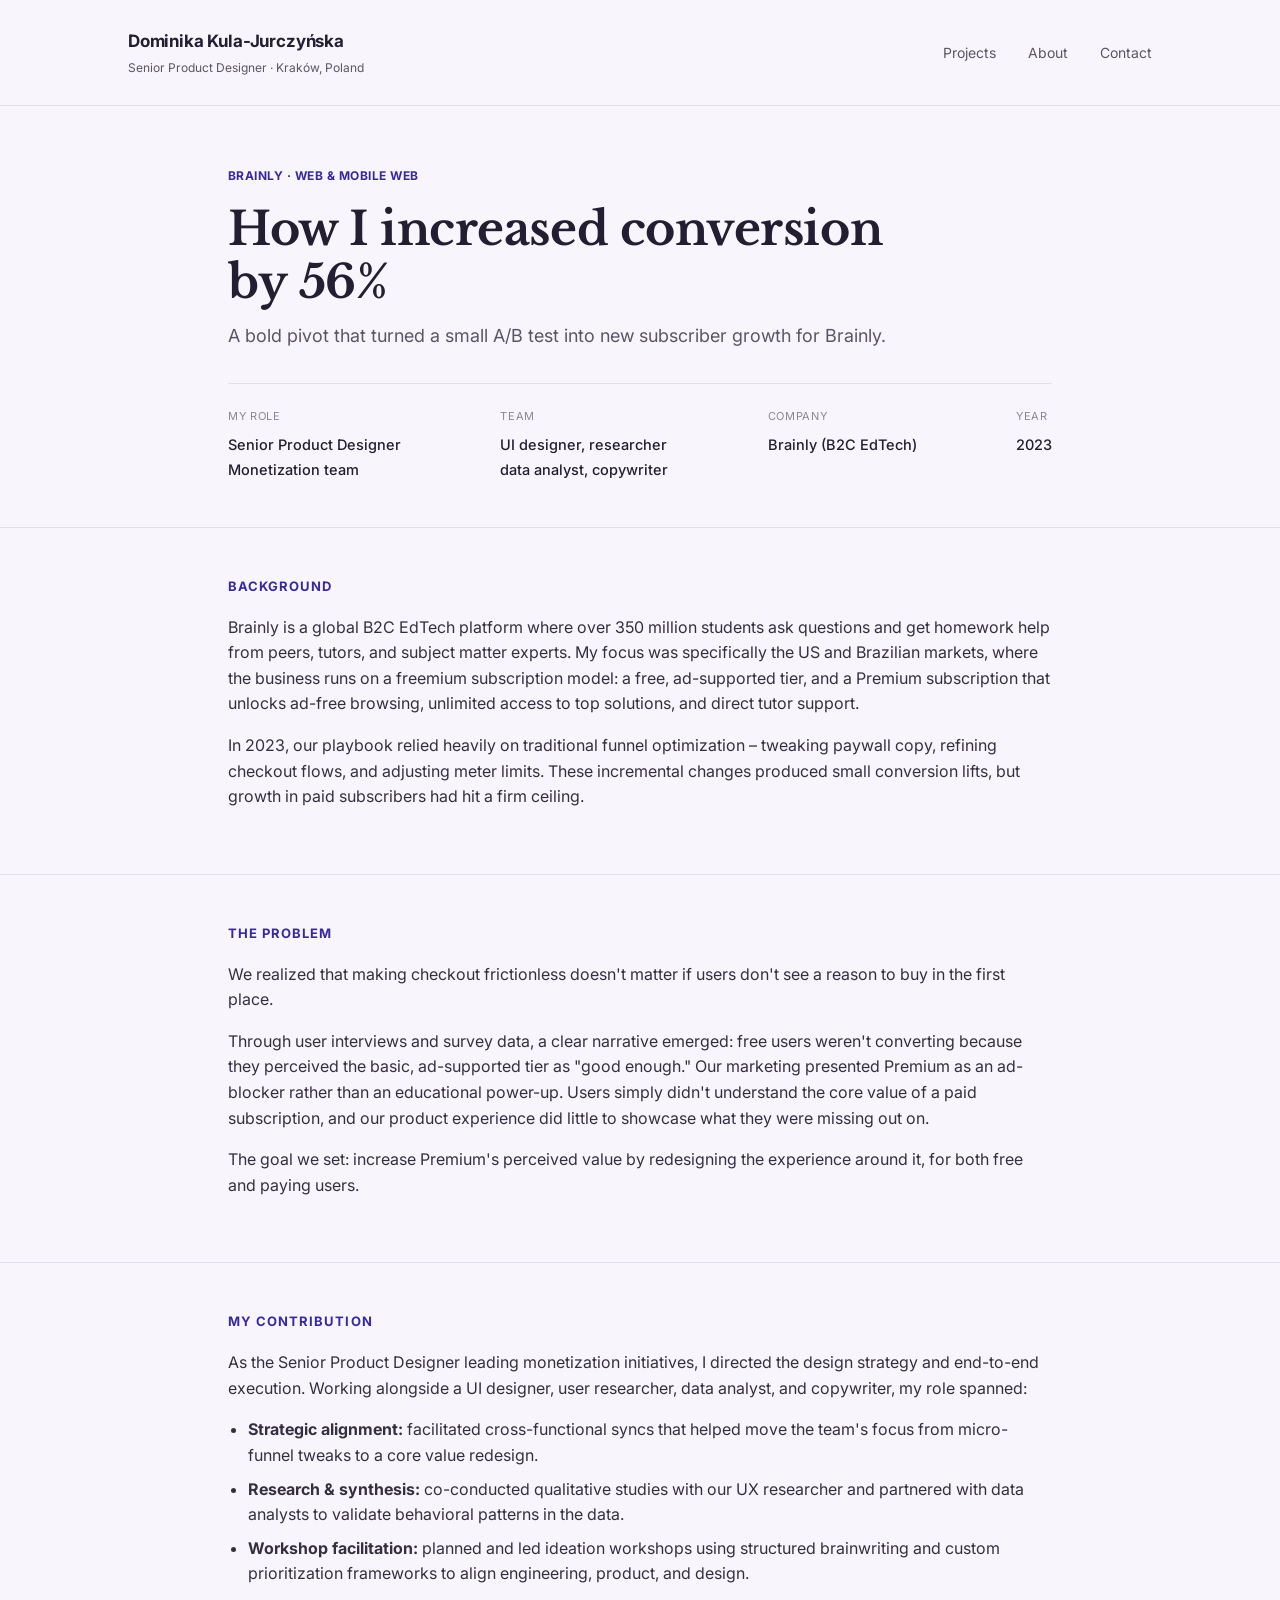
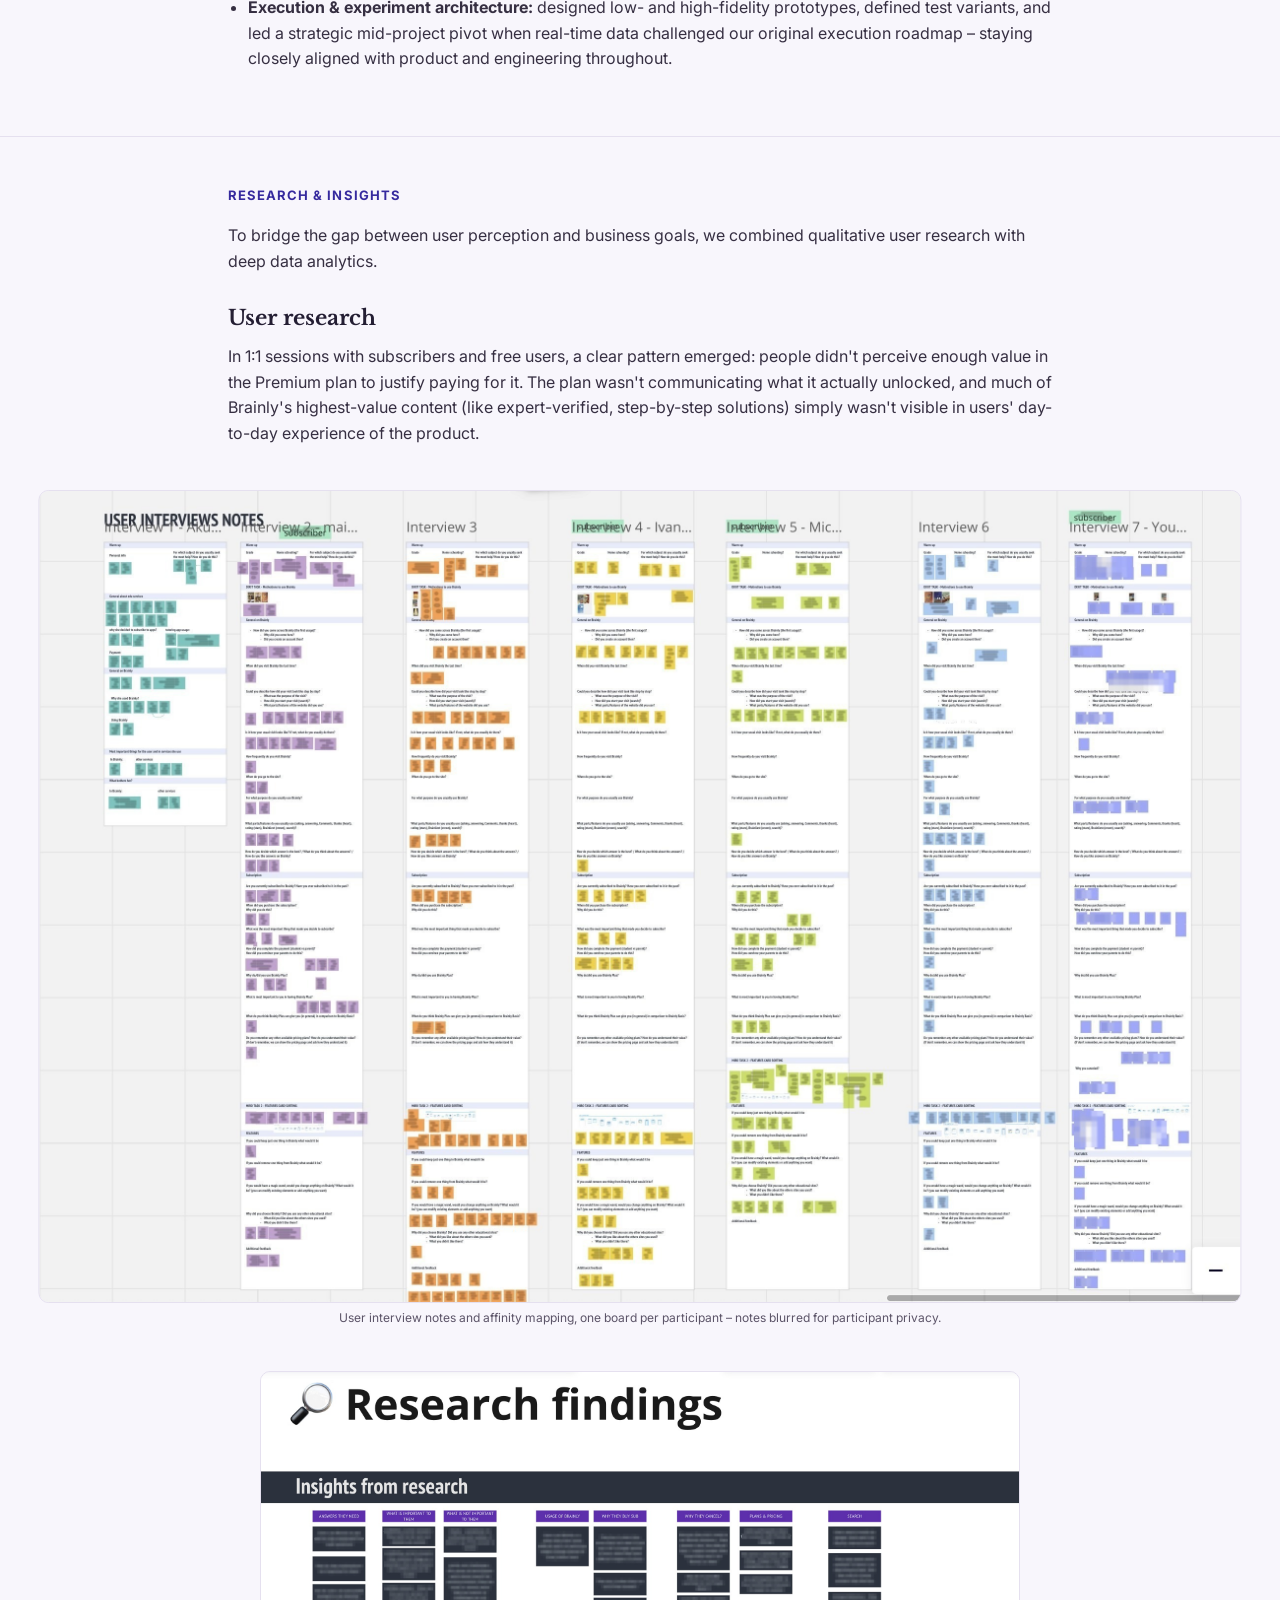
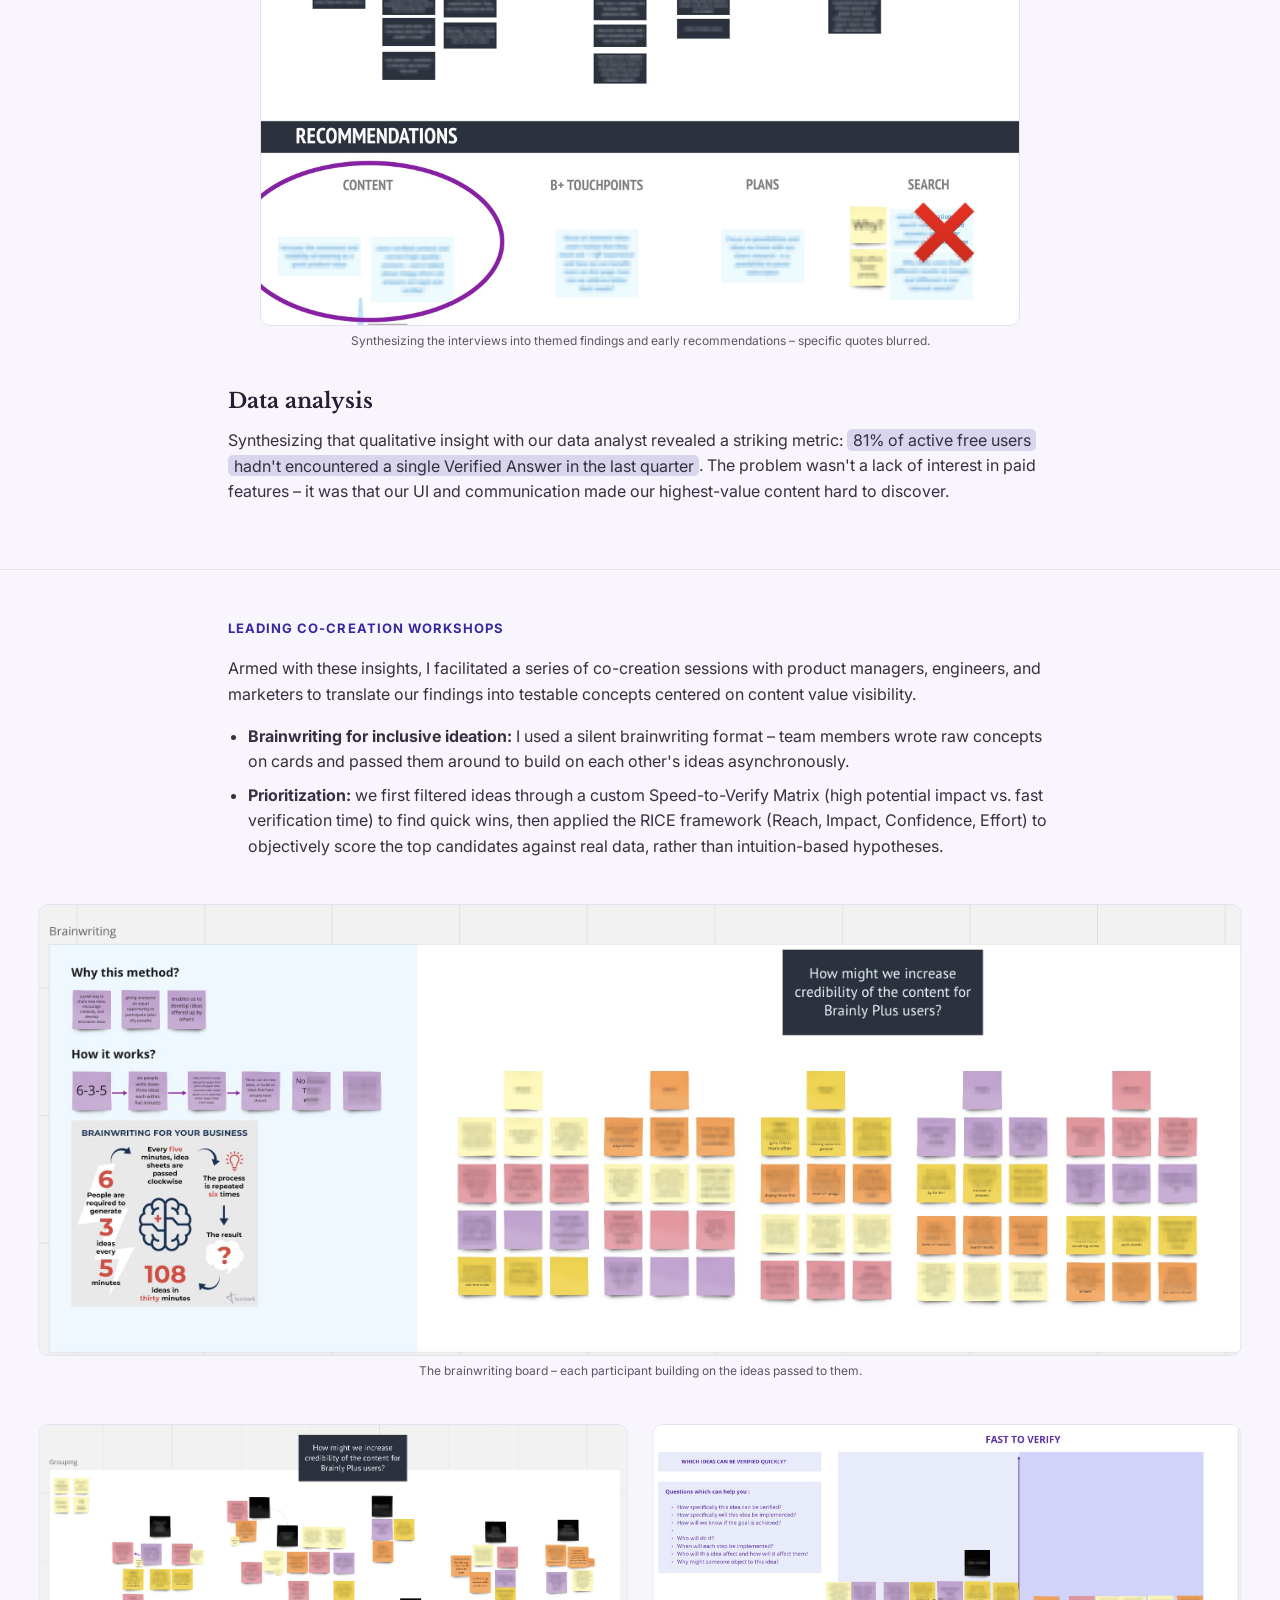
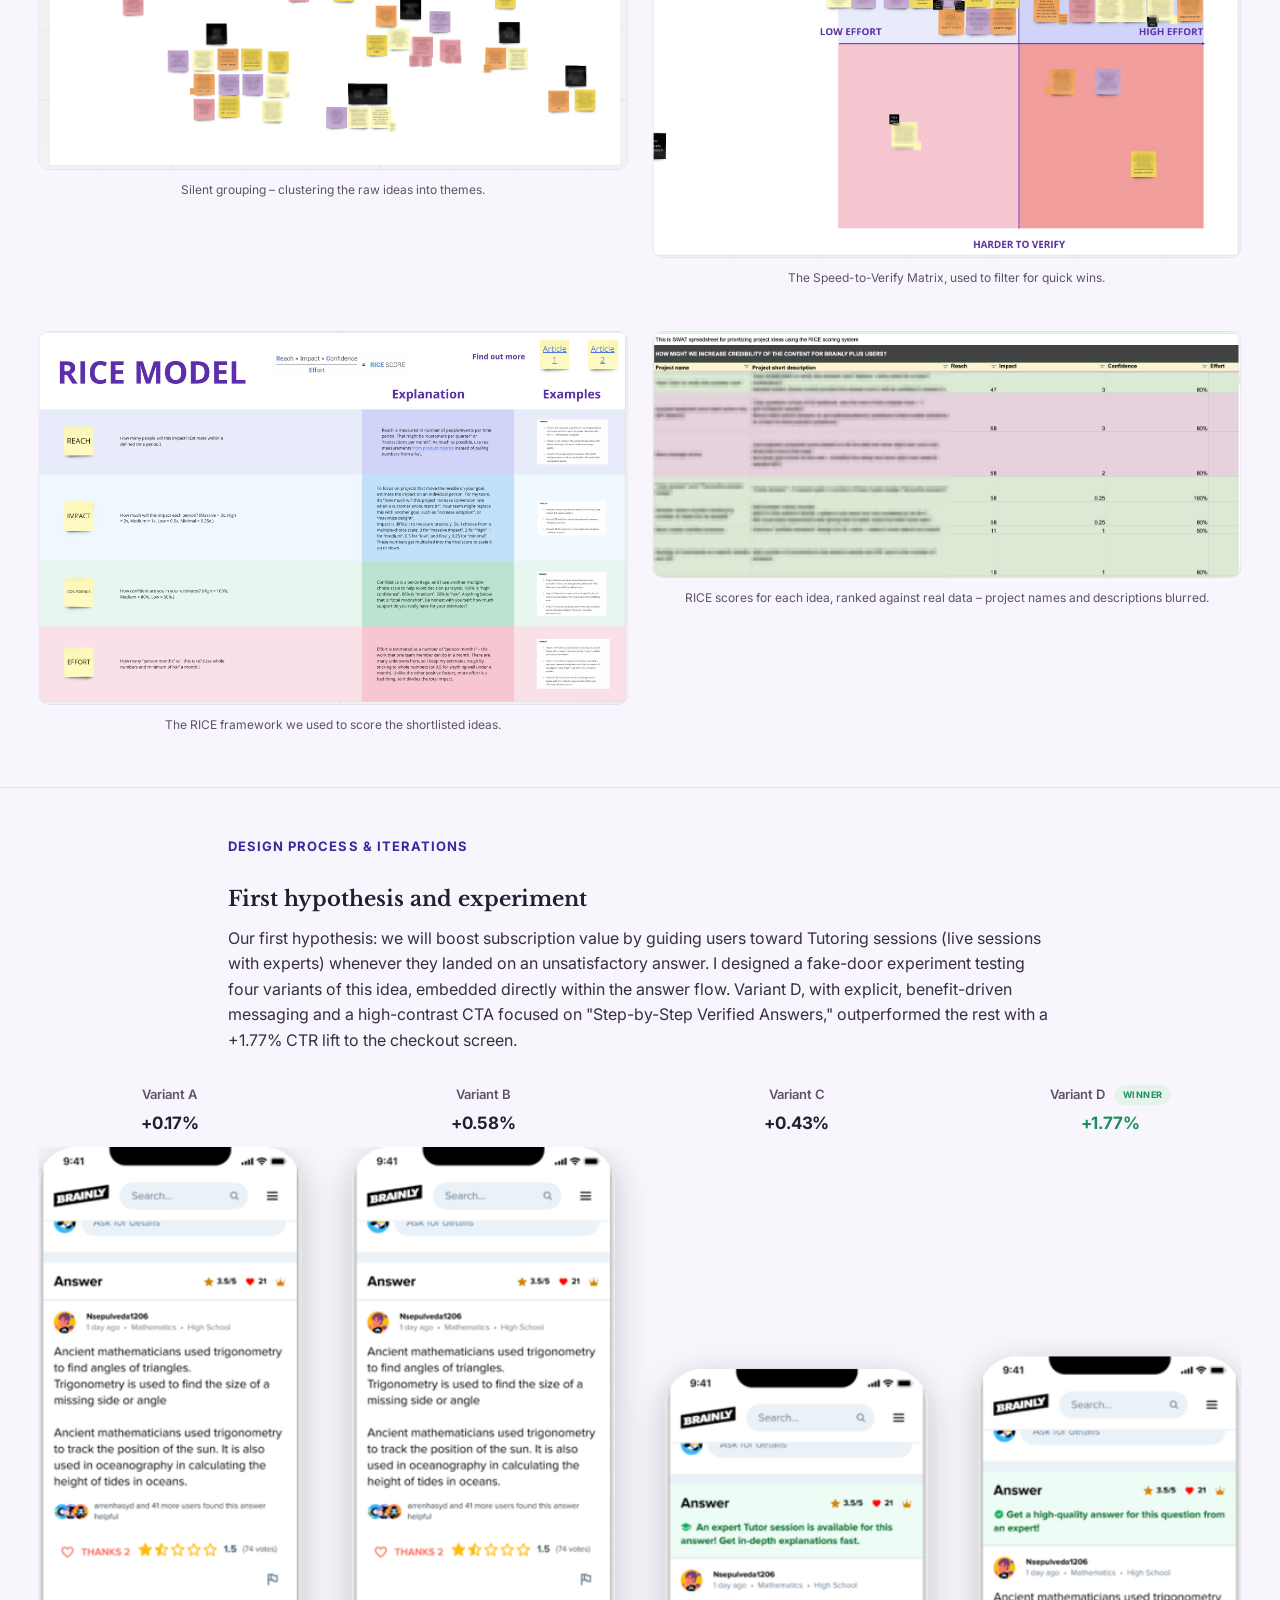
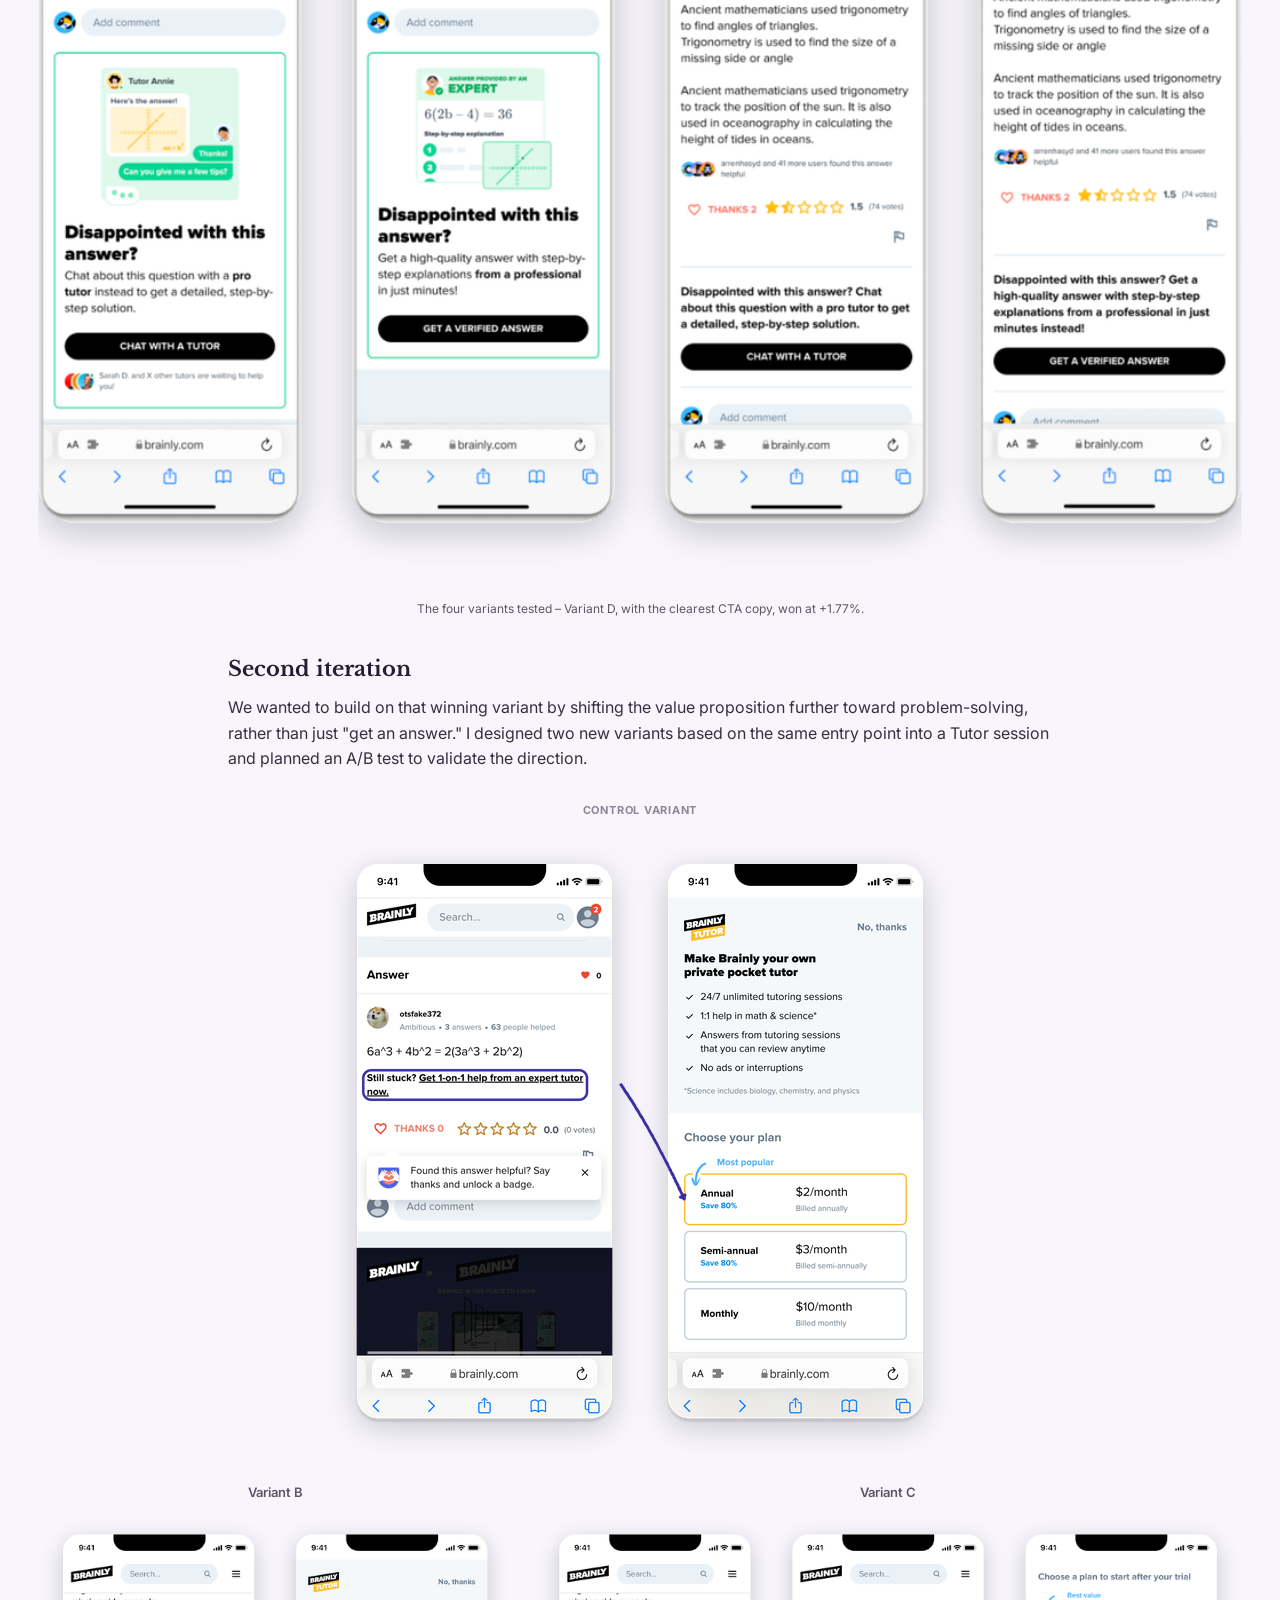
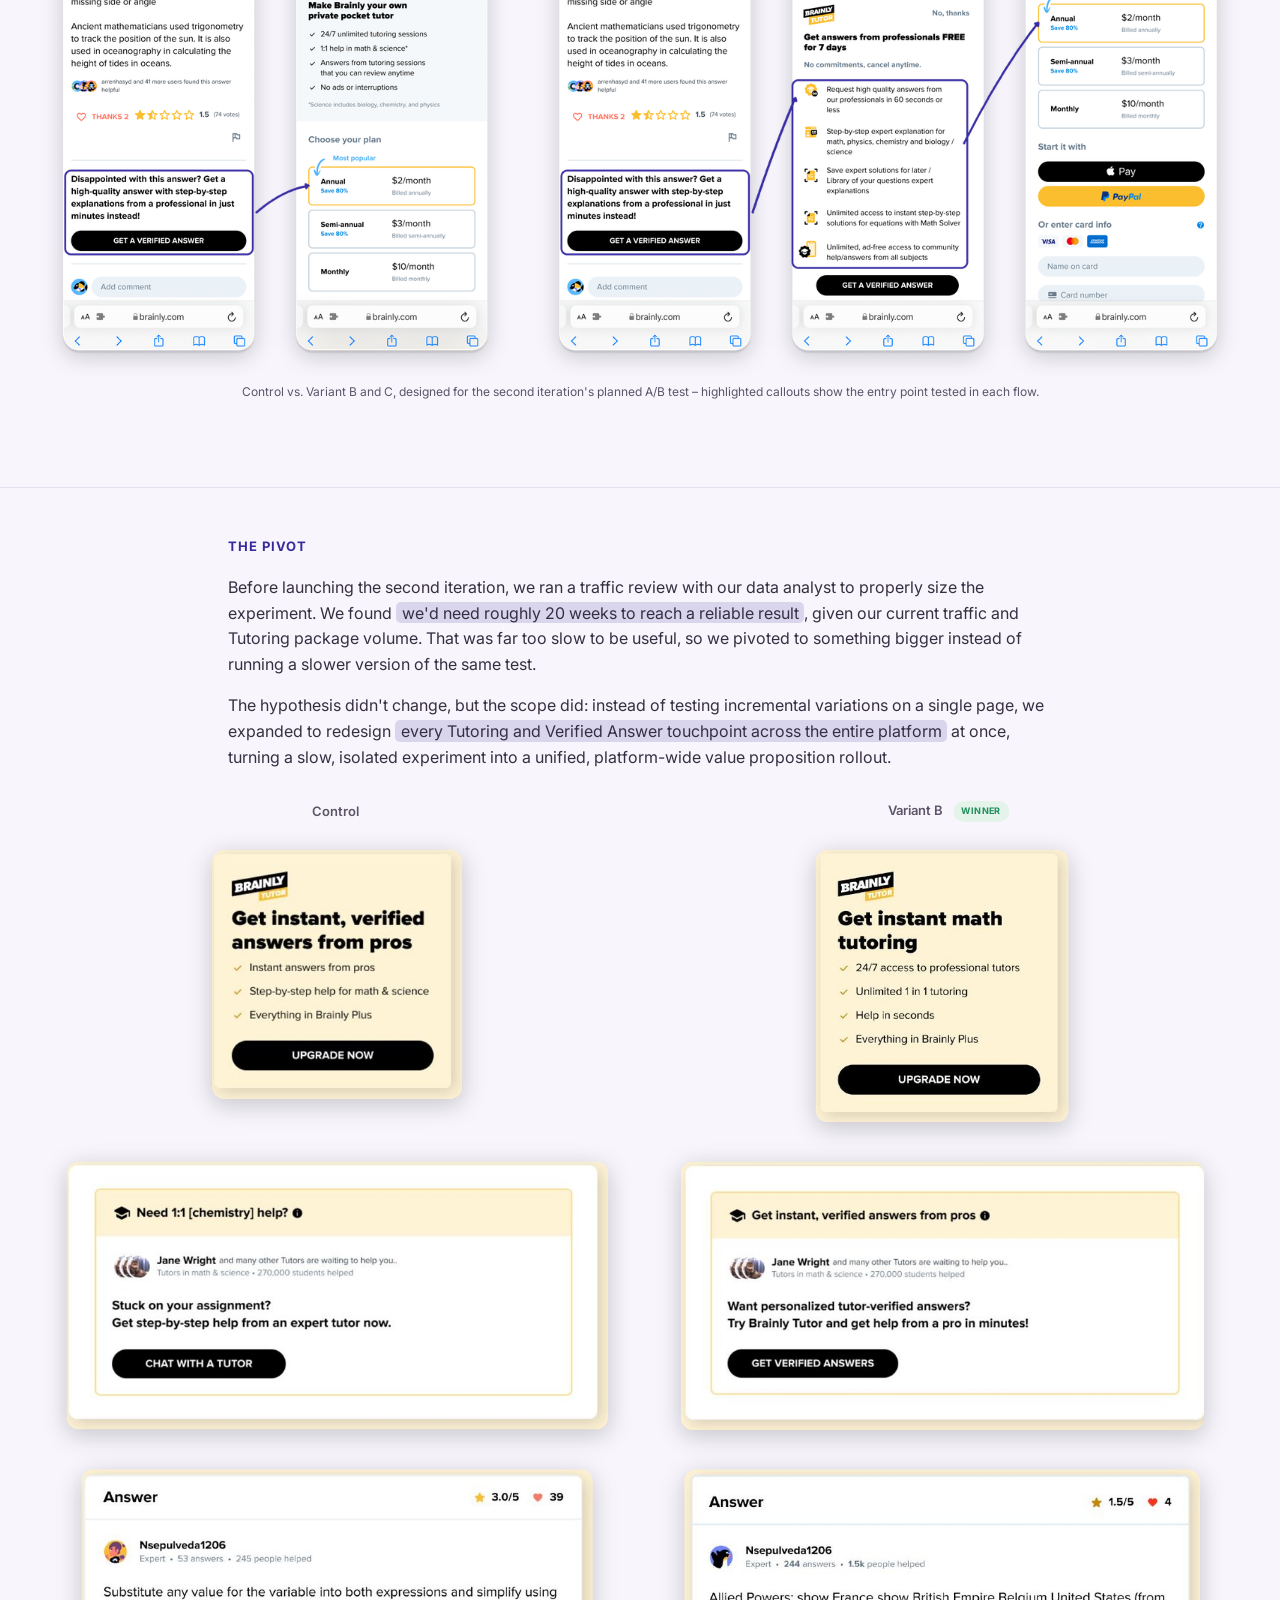
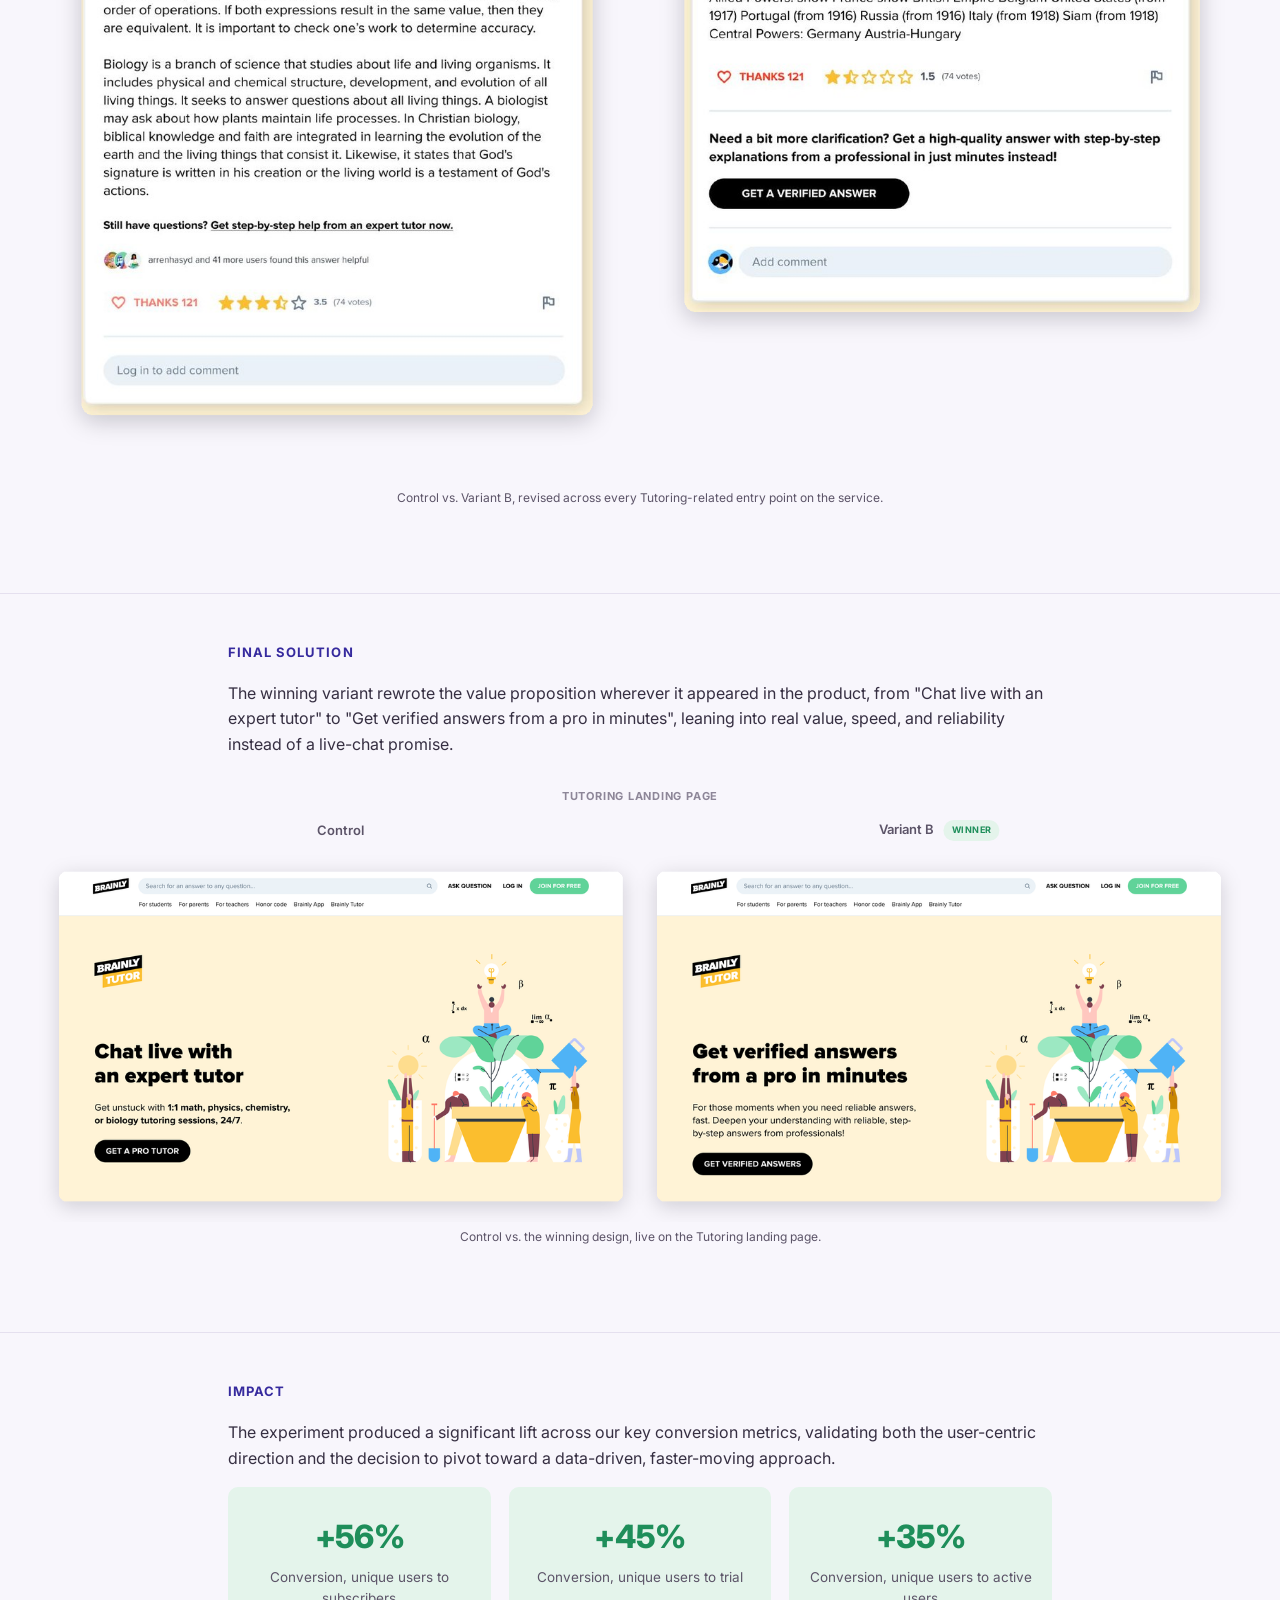
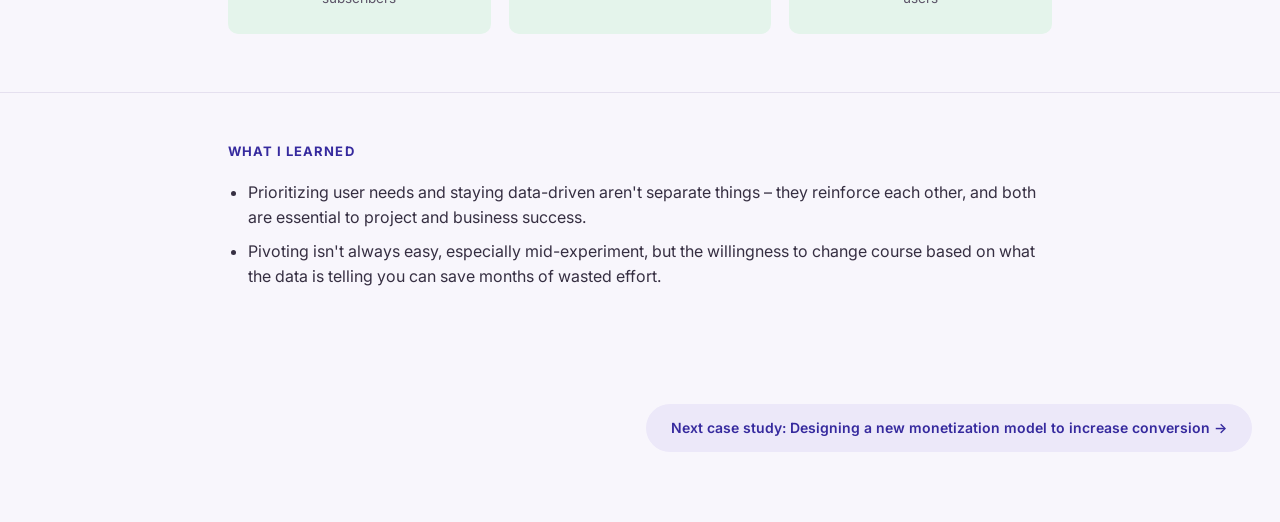
<file: case-studies/brainly.html>
<!DOCTYPE html>
<html lang="en">
<head>
<meta charset="UTF-8">
<meta name="viewport" content="width=device-width, initial-scale=1.0">
<title>How I Increased Conversion by 56% – Brainly | Dominika Kula-Jurczyńska</title>
<link rel="stylesheet" href="../assets/style.css">
</head>
<body data-theme="brainly" data-case-title="How I increased conversion by 56%">

<header class="topnav">
  <div class="wrap" style="max-width:1080px;">
    <a class="brand" href="../index.html">
      <div class="logo">Dominika Kula-Jurczyńska</div>
      <div class="logo-role">Senior Product Designer · Kraków, Poland</div>
    </a>
    <button class="nav-toggle" aria-label="Open menu" aria-expanded="false">
      <svg class="icon-menu" width="24" height="24" viewBox="0 0 24 24" fill="none" stroke="currentColor" stroke-width="1.8" stroke-linecap="round"><line x1="3" y1="7" x2="21" y2="7"></line><line x1="3" y1="12" x2="21" y2="12"></line><line x1="3" y1="17" x2="21" y2="17"></line></svg>
      <svg class="icon-close" width="24" height="24" viewBox="0 0 24 24" fill="none" stroke="currentColor" stroke-width="1.8" stroke-linecap="round"><line x1="5" y1="5" x2="19" y2="19"></line><line x1="19" y1="5" x2="5" y2="19"></line></svg>
    </button>
    <nav>
      <a href="../index.html#projects">Projects</a>
      <a href="../index.html#about">About</a>
      <a href="../index.html#contact">Contact</a>
    </nav>
  </div>
</header>

<section class="cs-hero">
  <div class="wrap">
    <span class="tag">Brainly · Web &amp; Mobile Web</span>
    <h1>How I increased conversion by&nbsp;56%</h1>
    <p class="subtitle">A bold pivot that turned a small A/B test into new subscriber growth for Brainly.</p>

    <div class="meta-row">
      <div><span class="k">My role</span><span class="v">Senior Product Designer<br>Monetization team</span></div>
      <div><span class="k">Team</span><span class="v">UI designer, researcher<br>data analyst, copywriter</span></div>
      <div><span class="k">Company</span><span class="v">Brainly (B2C EdTech)</span></div>
      <div><span class="k">Year</span><span class="v">2023</span></div>
    </div>
  </div>
</section>

<section class="cs-section">
  <div class="wrap">
    <h2>Background</h2>
    <p>Brainly is a global B2C EdTech platform where over 350 million students ask questions and get homework help from peers, tutors, and subject matter experts. My focus was specifically the US and Brazilian markets, where the business runs on a freemium subscription model: a free, ad-supported tier, and a Premium subscription that unlocks ad-free browsing, unlimited access to top solutions, and direct tutor support.</p>
    <p>In 2023, our playbook relied heavily on traditional funnel optimization – tweaking paywall copy, refining checkout flows, and adjusting meter limits. These incremental changes produced small conversion lifts, but growth in paid subscribers had hit a firm ceiling.</p>
  </div>
</section>

<section class="cs-section">
  <div class="wrap">
    <h2>The problem</h2>
    <p>We realized that making checkout frictionless doesn't matter if users don't see a reason to buy in the first place.</p>
    <p>Through user interviews and survey data, a clear narrative emerged: free users weren't converting because they perceived the basic, ad-supported tier as "good enough." Our marketing presented Premium as an ad-blocker rather than an educational power-up. Users simply didn't understand the core value of a paid subscription, and our product experience did little to showcase what they were missing out on.</p>
    <p>The goal we set: increase Premium's perceived value by redesigning the experience around it, for both free and paying users.</p>
  </div>
</section>

<section class="cs-section">
  <div class="wrap">
    <h2>My contribution</h2>
    <p>As the Senior Product Designer leading monetization initiatives, I directed the design strategy and end-to-end execution. Working alongside a UI designer, user researcher, data analyst, and copywriter, my role spanned:</p>
    <ul>
      <li><strong>Strategic alignment:</strong> facilitated cross-functional syncs that helped move the team's focus from micro-funnel tweaks to a core value redesign.</li>
      <li><strong>Research &amp; synthesis:</strong> co-conducted qualitative studies with our UX researcher and partnered with data analysts to validate behavioral patterns in the data.</li>
      <li><strong>Workshop facilitation:</strong> planned and led ideation workshops using structured brainwriting and custom prioritization frameworks to align engineering, product, and design.</li>
      <li><strong>Execution &amp; experiment architecture:</strong> designed low- and high-fidelity prototypes, defined test variants, and led a strategic mid-project pivot when real-time data challenged our original execution roadmap – staying closely aligned with product and engineering throughout.</li>
    </ul>
  </div>
</section>

<section class="cs-section">
  <div class="wrap">
    <h2>Research &amp; insights</h2>
    <p>To bridge the gap between user perception and business goals, we combined qualitative user research with deep data analytics.</p>

    <h3>User research</h3>
    <p>In 1:1 sessions with subscribers and free users, a clear pattern emerged: people didn't perceive enough value in the Premium plan to justify paying for it. The plan wasn't communicating what it actually unlocked, and much of Brainly's highest-value content (like expert-verified, step-by-step solutions) simply wasn't visible in users' day-to-day experience of the product.</p>

    <img class="case-img" src="../assets/img/brainly-research-interviews.jpg" alt="User interview notes and affinity mapping across seven interview boards, sticky note contents blurred">
    <p class="case-img-caption">User interview notes and affinity mapping, one board per participant – notes blurred for participant privacy.</p>

    <img class="case-img-medium" src="../assets/img/brainly-research-findings.jpg" alt="Synthesized research findings and recommendations grouped by theme, with specific quotes blurred">
    <p class="case-img-caption">Synthesizing the interviews into themed findings and early recommendations – specific quotes blurred.</p>

    <h3>Data analysis</h3>
    <p>Synthesizing that qualitative insight with our data analyst revealed a striking metric: <span class="highlight">81% of active free users hadn't encountered a single Verified Answer in the last quarter</span>. The problem wasn't a lack of interest in paid features – it was that our UI and communication made our highest-value content hard to discover.</p>
  </div>
</section>

<section class="cs-section">
  <div class="wrap">
    <h2>Leading co-creation workshops</h2>
    <p>Armed with these insights, I facilitated a series of co-creation sessions with product managers, engineers, and marketers to translate our findings into testable concepts centered on content value visibility.</p>
    <ul>
      <li><strong>Brainwriting for inclusive ideation:</strong> I used a silent brainwriting format – team members wrote raw concepts on cards and passed them around to build on each other's ideas asynchronously.</li>
      <li><strong>Prioritization:</strong> we first filtered ideas through a custom Speed-to-Verify Matrix (high potential impact vs. fast verification time) to find quick wins, then applied the RICE framework (Reach, Impact, Confidence, Effort) to objectively score the top candidates against real data, rather than intuition-based hypotheses.</li>
    </ul>

    <img class="case-img" src="../assets/img/brainly-workshop-brainwriting.jpg" alt="Brainwriting workshop board with ideas from five participants, grouped by the 6-3-5 method">
    <p class="case-img-caption">The brainwriting board – each participant building on the ideas passed to them.</p>

    <div class="case-img-row">
      <figure class="case-img-col">
        <img src="../assets/img/brainly-workshop-grouping.jpg" alt="Grouping board clustering brainwriting ideas into themes like verification, ratings, and search">
        <figcaption class="case-img-caption">Silent grouping – clustering the raw ideas into themes.</figcaption>
      </figure>
      <figure class="case-img-col">
        <img src="../assets/img/brainly-workshop-matrix.jpg" alt="Speed-to-Verify Matrix plotting ideas by effort versus how fast they could be verified">
        <figcaption class="case-img-caption">The Speed-to-Verify Matrix, used to filter for quick wins.</figcaption>
      </figure>
    </div>

    <div class="case-img-row">
      <figure class="case-img-col">
        <img src="../assets/img/brainly-workshop-rice-model.jpg" alt="RICE framework explainer covering Reach, Impact, Confidence, and Effort">
        <figcaption class="case-img-caption">The RICE framework we used to score the shortlisted ideas.</figcaption>
      </figure>
      <figure class="case-img-col">
        <img src="../assets/img/brainly-workshop-rice-sheet.jpg" alt="RICE scoring spreadsheet with reach, impact, confidence, and effort columns for each idea">
        <figcaption class="case-img-caption">RICE scores for each idea, ranked against real data – project names and descriptions blurred.</figcaption>
      </figure>
    </div>
  </div>
</section>

<section class="cs-section">
  <div class="wrap">
    <h2>Design process &amp; iterations</h2>

    <h3>First hypothesis and experiment</h3>
    <p>Our first hypothesis: we will boost subscription value by guiding users toward Tutoring sessions (live sessions with experts) whenever they landed on an unsatisfactory answer. I designed a fake-door experiment testing four variants of this idea, embedded directly within the answer flow. Variant D, with explicit, benefit-driven messaging and a high-contrast CTA focused on "Step-by-Step Verified Answers," outperformed the rest with a +1.77% CTR lift to the checkout screen.</p>

    <div class="visual-group">
      <div class="visual-labels" style="grid-template-columns: repeat(4, 1fr); column-gap: 4.183%;">
        <span class="visual-label">Variant A<br><span class="visual-stat">+0.17%</span></span>
        <span class="visual-label">Variant B<br><span class="visual-stat">+0.58%</span></span>
        <span class="visual-label">Variant C<br><span class="visual-stat">+0.43%</span></span>
        <span class="visual-label">Variant D <span class="badge">Winner</span><br><span class="visual-stat winner">+1.77%</span></span>
      </div>
      <img src="../assets/img/brainly-variants-float.png" alt="Four fake-door test variants, each showing a different CTA approach on the answer page">
    </div>
    <p class="case-img-caption">The four variants tested – Variant D, with the clearest CTA copy, won at +1.77%.</p>

    <h3>Second iteration</h3>
    <p>We wanted to build on that winning variant by shifting the value proposition further toward problem-solving, rather than just "get an answer." I designed two new variants based on the same entry point into a Tutor session and planned an A/B test to validate the direction.</p>

    <div class="visual-group" style="width:632px;">
      <div class="visual-group-title">Control variant</div>
      <img src="../assets/img/brainly-2nd-iteration-control.png" alt="Control variant's two screens with a highlighted CTA and arrow into the pricing page">
    </div>
    <div class="visual-group" style="width:1605px;">
      <div class="visual-labels" style="grid-template-columns: 30fr 572fr 90fr 883fr 30fr;">
        <span></span><span class="visual-label">Variant B</span><span></span><span class="visual-label">Variant C</span><span></span>
      </div>
      <img src="../assets/img/brainly-2nd-iteration-bc.png" alt="Variant B's two screens and Variant C's three screens, each with a highlighted CTA and arrows into the pricing page">
    </div>
    <p class="case-img-caption">Control vs. Variant B and C, designed for the second iteration's planned A/B test – highlighted callouts show the entry point tested in each flow.</p>
  </div>
</section>

<section class="cs-section">
  <div class="wrap">
    <h2>The pivot</h2>
    <p>Before launching the second iteration, we ran a traffic review with our data analyst to properly size the experiment. We found <span class="highlight">we'd need roughly 20 weeks to reach a reliable result</span>, given our current traffic and Tutoring package volume. That was far too slow to be useful, so we pivoted to something bigger instead of running a slower version of the same test.</p>
    <p>The hypothesis didn't change, but the scope did: instead of testing incremental variations on a single page, we expanded to redesign <span class="highlight">every Tutoring and Verified Answer touchpoint across the entire platform</span> at once, turning a slow, isolated experiment into a unified, platform-wide value proposition rollout.</p>

    <div class="visual-group">
      <div class="visual-labels" style="grid-template-columns: 842fr 32fr 830fr;">
        <span class="visual-label">Control</span><span></span><span class="visual-label">Variant B <span class="badge">Winner</span></span>
      </div>
      <img src="../assets/img/brainly-pivot-float.png" alt="Control variant versus Variant B entry-point cards, revised across all Tutoring touchpoints">
    </div>
    <p class="case-img-caption">Control vs. Variant B, revised across every Tutoring-related entry point on the service.</p>
  </div>
</section>

<section class="cs-section">
  <div class="wrap">
    <h2>Final solution</h2>
    <p>The winning variant rewrote the value proposition wherever it appeared in the product, from "Chat live with an expert tutor" to "Get verified answers from a pro in minutes", leaning into real value, speed, and reliability instead of a live-chat promise.</p>

    <div class="visual-group">
      <div class="visual-group-title">Tutoring landing page</div>
      <div class="visual-labels" style="grid-template-columns: 30fr 819fr 50fr 819fr 30fr;">
        <span></span><span class="visual-label">Control</span><span></span><span class="visual-label">Variant B <span class="badge">Winner</span></span><span></span>
      </div>
      <img src="../assets/img/brainly-final-landing.png" alt="Control versus winning Variant B Tutoring landing page hero sections">
    </div>
    <p class="case-img-caption">Control vs. the winning design, live on the Tutoring landing page.</p>
  </div>
</section>

<section class="cs-section">
  <div class="wrap">
    <h2>Impact</h2>
    <p>The experiment produced a significant lift across our key conversion metrics, validating both the user-centric direction and the decision to pivot toward a data-driven, faster-moving approach.</p>
    <div class="impact-stats">
      <div class="stat good"><div class="num">+56%</div><div class="label">Conversion, unique users to subscribers</div></div>
      <div class="stat good"><div class="num">+45%</div><div class="label">Conversion, unique users to trial</div></div>
      <div class="stat good"><div class="num">+35%</div><div class="label">Conversion, unique users to active users</div></div>
    </div>
  </div>
</section>

<section class="cs-section">
  <div class="wrap">
    <h2>What I learned</h2>
    <ul>
      <li>Prioritizing user needs and staying data-driven aren't separate things – they reinforce each other, and both are essential to project and business success.</li>
      <li>Pivoting isn't always easy, especially mid-experiment, but the willingness to change course based on what the data is telling you can save months of wasted effort.</li>
    </ul>
  </div>
</section>

<div class="cs-nav-footer">
  <div class="wrap only-next">
    <a class="cs-nav-next" href="brainly-reverse-trial.html">Next case study: Designing a new monetization model to increase conversion →</a>
  </div>
</div>

<script src="../assets/nav.js"></script>
<script src="../assets/lightbox.js"></script>
</body>
</html>
</file>
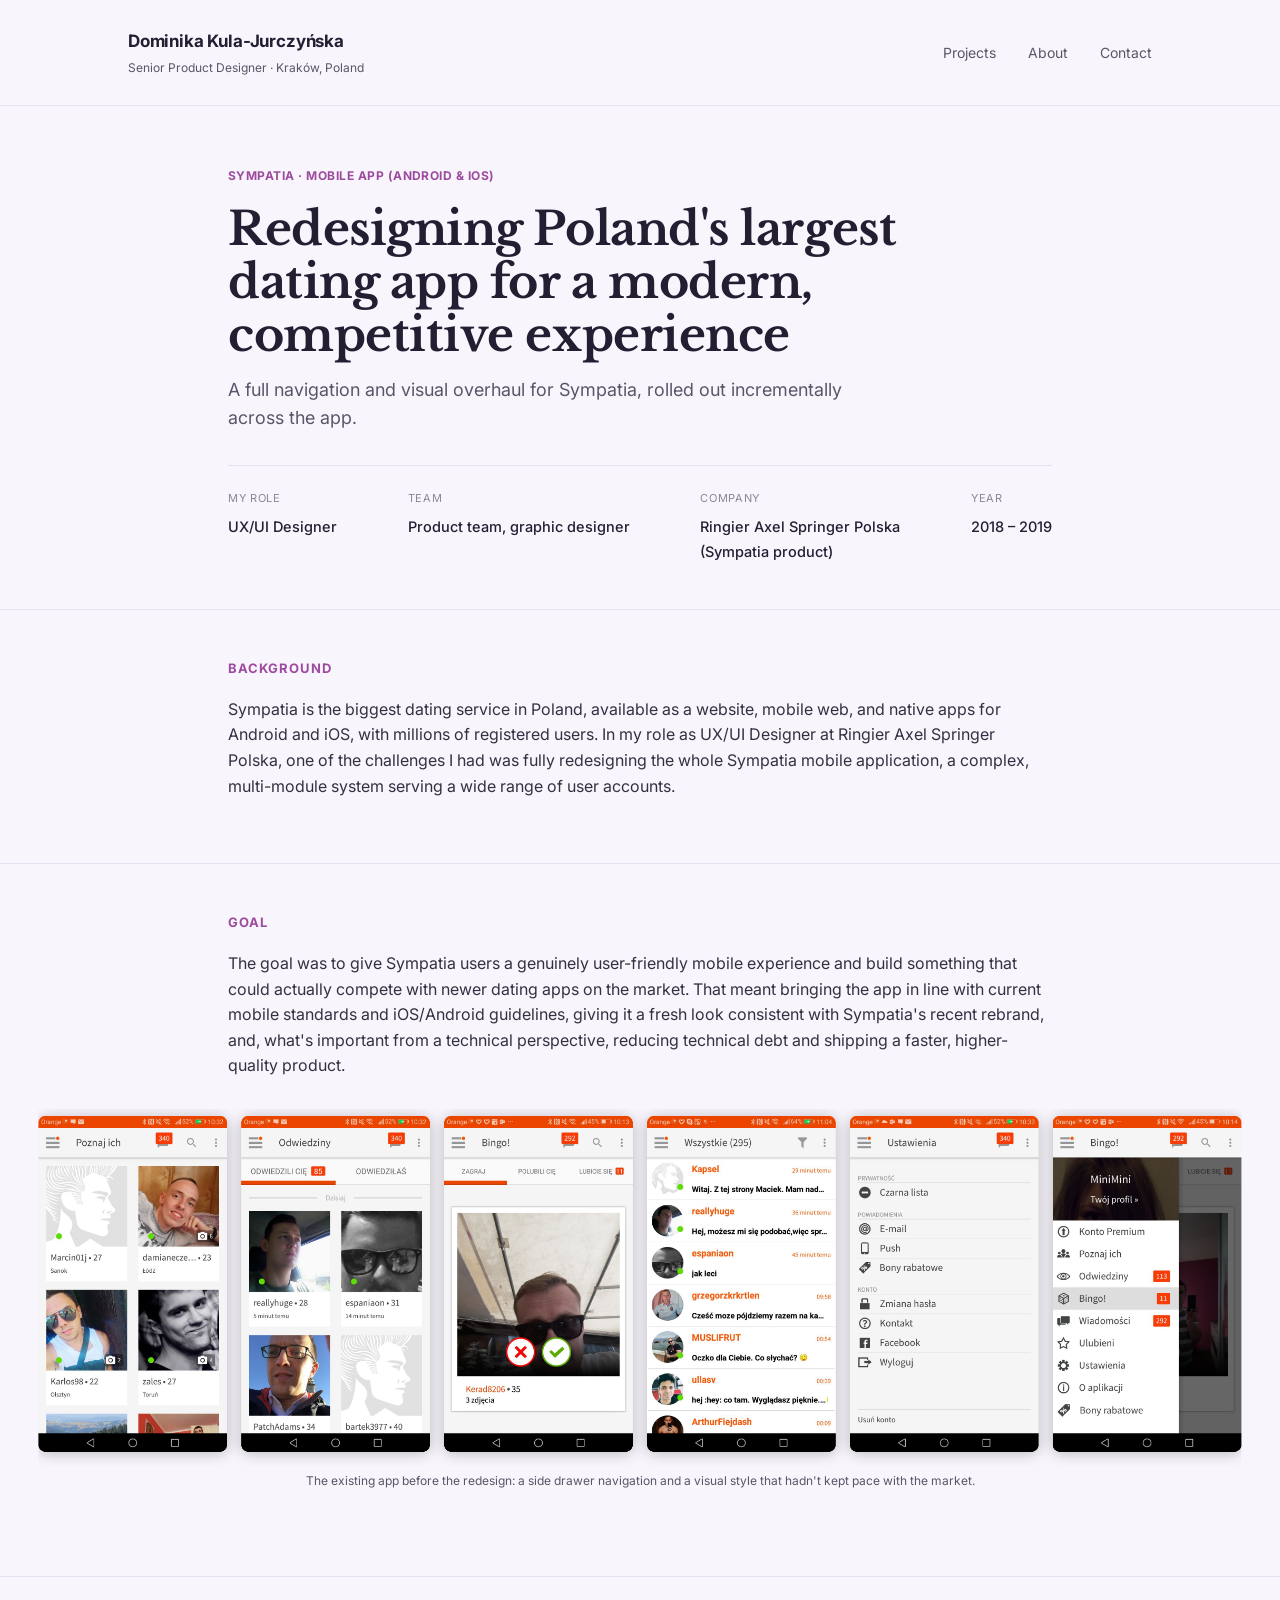
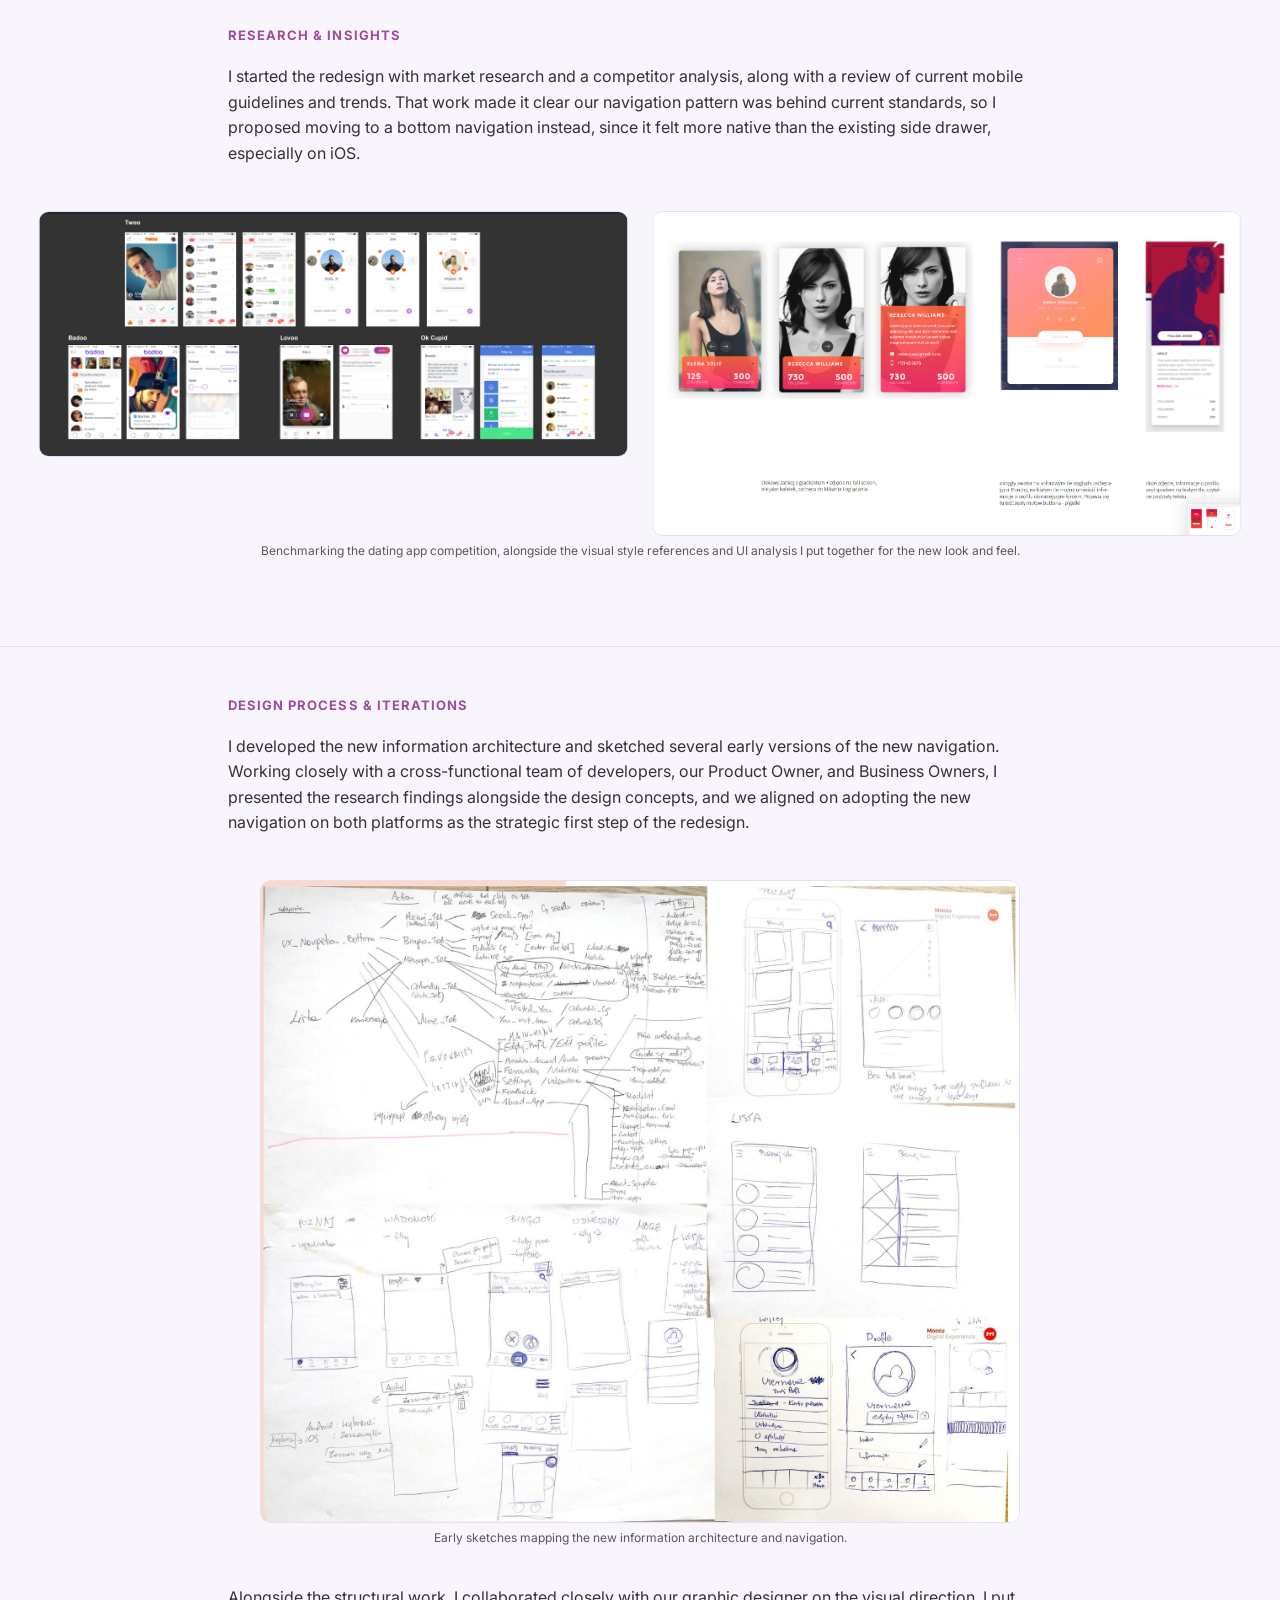
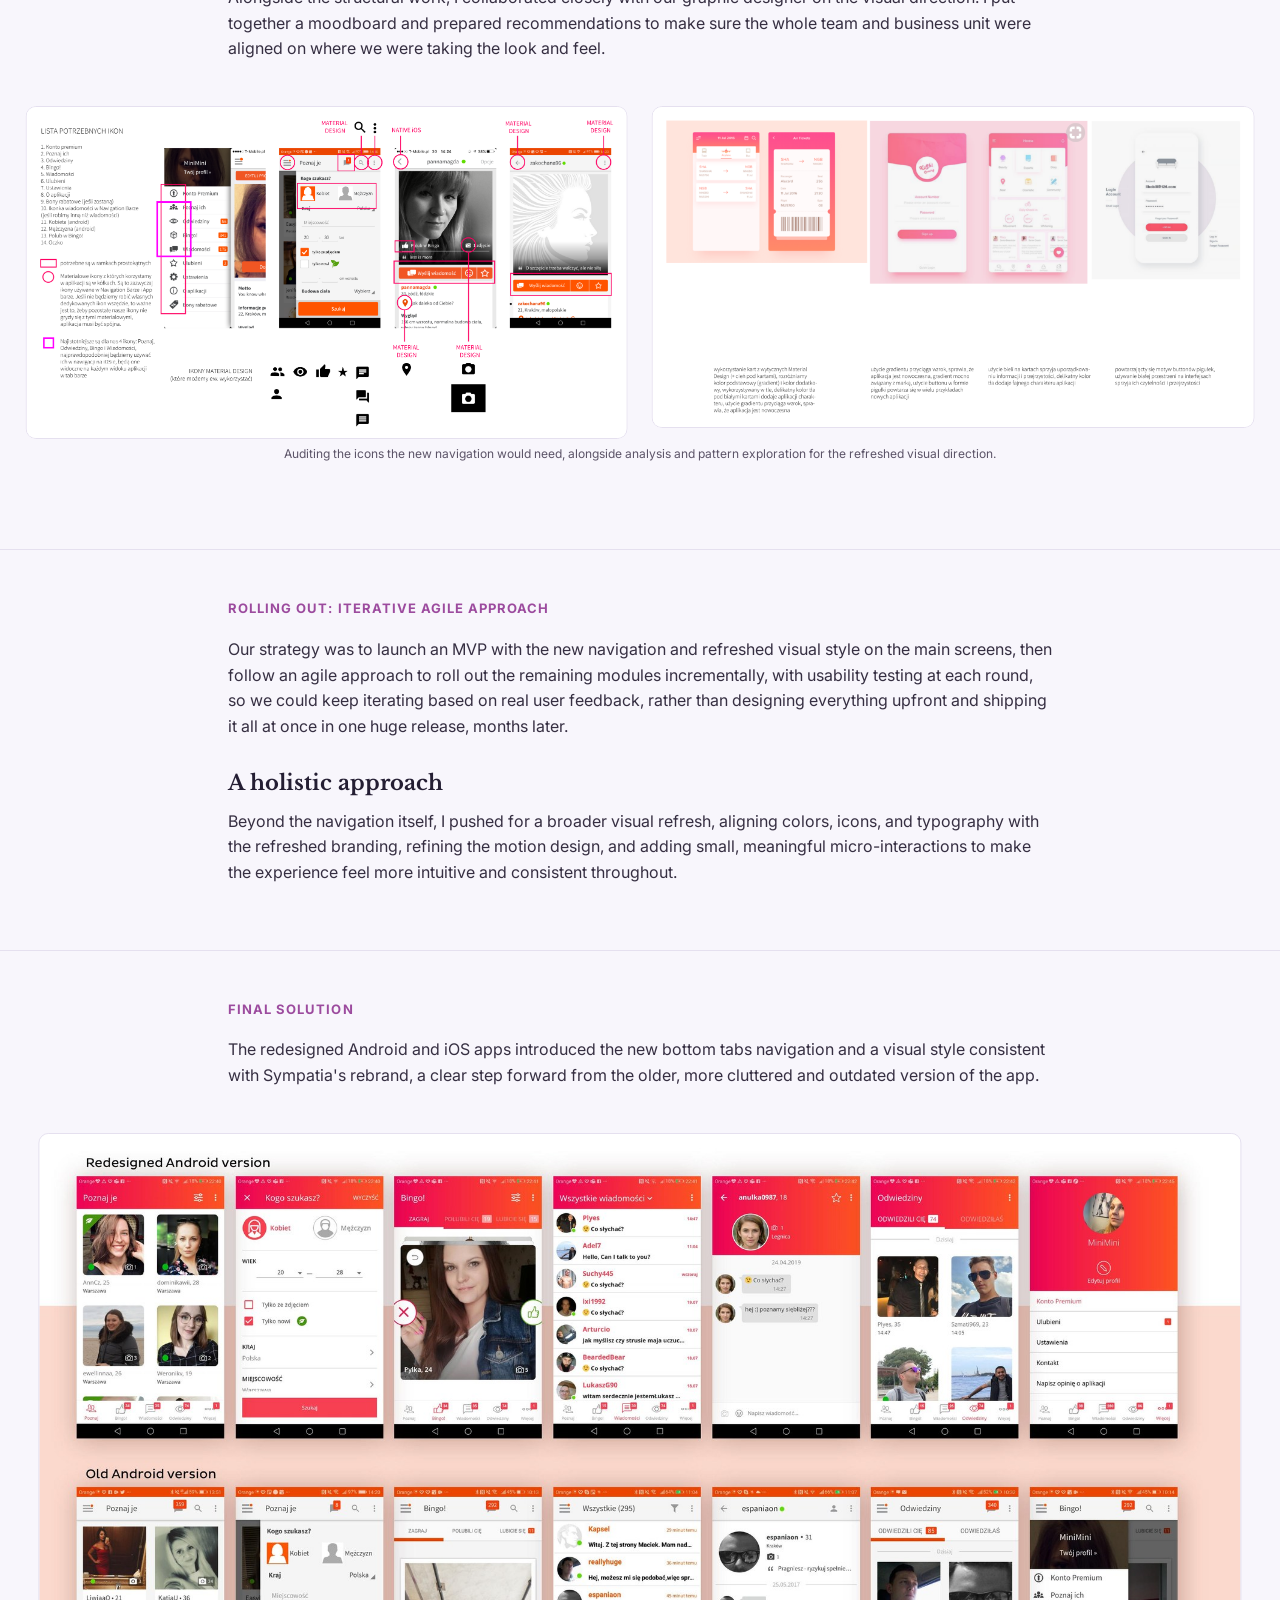
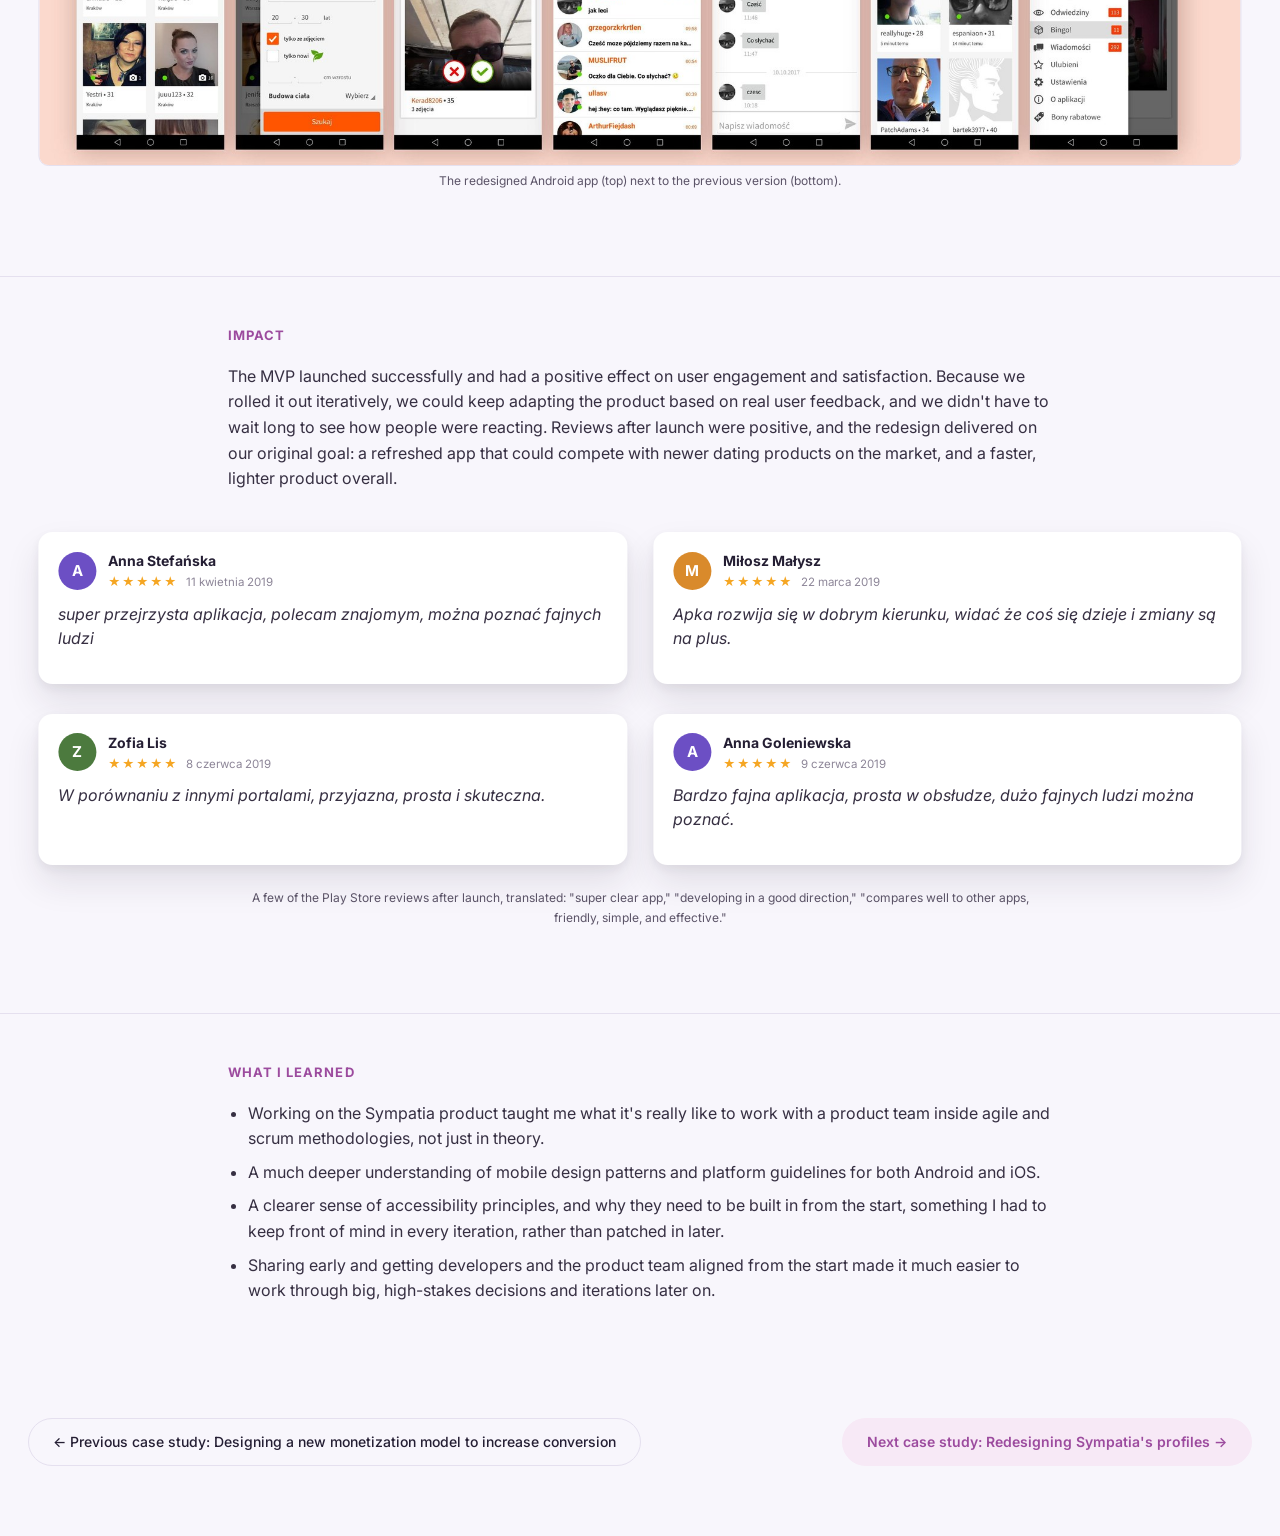
<file: case-studies/sympatia-navigation.html>
<!DOCTYPE html>
<html lang="en">
<head>
<meta charset="UTF-8">
<meta name="viewport" content="width=device-width, initial-scale=1.0">
<title>Rebuilding Sympatia's Navigation – Dominika Kula-Jurczyńska</title>
<link rel="stylesheet" href="../assets/style.css">
</head>
<body data-theme="sympatia-nav" data-case-title="Redesigning Sympatia's mobile app">

<header class="topnav">
  <div class="wrap" style="max-width:1080px;">
    <a class="brand" href="../index.html">
      <div class="logo">Dominika Kula-Jurczyńska</div>
      <div class="logo-role">Senior Product Designer · Kraków, Poland</div>
    </a>
    <button class="nav-toggle" aria-label="Open menu" aria-expanded="false">
      <svg class="icon-menu" width="24" height="24" viewBox="0 0 24 24" fill="none" stroke="currentColor" stroke-width="1.8" stroke-linecap="round"><line x1="3" y1="7" x2="21" y2="7"></line><line x1="3" y1="12" x2="21" y2="12"></line><line x1="3" y1="17" x2="21" y2="17"></line></svg>
      <svg class="icon-close" width="24" height="24" viewBox="0 0 24 24" fill="none" stroke="currentColor" stroke-width="1.8" stroke-linecap="round"><line x1="5" y1="5" x2="19" y2="19"></line><line x1="19" y1="5" x2="5" y2="19"></line></svg>
    </button>
    <nav>
      <a href="../index.html#projects">Projects</a>
      <a href="../index.html#about">About</a>
      <a href="../index.html#contact">Contact</a>
    </nav>
  </div>
</header>

<section class="cs-hero">
  <div class="wrap">
    <span class="tag">Sympatia · Mobile App (Android &amp; iOS)</span>
    <h1>Redesigning Poland's largest dating app for a modern, competitive experience</h1>
    <p class="subtitle">A full navigation and visual overhaul for Sympatia, rolled out incrementally across the app.</p>

    <div class="meta-row">
      <div><span class="k">My role</span><span class="v">UX/UI Designer</span></div>
      <div><span class="k">Team</span><span class="v">Product team, graphic designer</span></div>
      <div><span class="k">Company</span><span class="v">Ringier Axel Springer Polska<br>(Sympatia product)</span></div>
      <div><span class="k">Year</span><span class="v">2018 – 2019</span></div>
    </div>
  </div>
</section>

<section class="cs-section">
  <div class="wrap">
    <h2>Background</h2>
    <p>Sympatia is the biggest dating service in Poland, available as a website, mobile web, and native apps for Android and iOS, with millions of registered users. In my role as UX/UI Designer at Ringier Axel Springer Polska, one of the challenges I had was fully redesigning the whole Sympatia mobile application, a complex, multi-module system serving a wide range of user accounts.</p>
  </div>
</section>

<section class="cs-section">
  <div class="wrap">
    <h2>Goal</h2>
    <p>The goal was to give Sympatia users a genuinely user-friendly mobile experience and build something that could actually compete with newer dating apps on the market. That meant bringing the app in line with current mobile standards and iOS/Android guidelines, giving it a fresh look consistent with Sympatia's recent rebrand, and, what's important from a technical perspective, reducing technical debt and shipping a faster, higher-quality product.</p>

    <div class="visual-group">
      <img src="../assets/img/sympatia-nav-old-app-floating-v3.png" alt="The existing Sympatia Android app before the redesign, with its side drawer navigation and dated visual style">
    </div>
    <p class="case-img-caption">The existing app before the redesign: a side drawer navigation and a visual style that hadn't kept pace with the market.</p>
  </div>
</section>

<section class="cs-section">
  <div class="wrap">
    <h2>Research &amp; insights</h2>
    <p>I started the redesign with market research and a competitor analysis, along with a review of current mobile guidelines and trends. That work made it clear our navigation pattern was behind current standards, so I proposed moving to a bottom navigation instead, since it felt more native than the existing side drawer, especially on iOS.</p>

    <div class="case-img-row">
      <figure class="case-img-col">
        <img src="../assets/img/sympatia-nav-competitor-benchmark-v2.png" alt="Competitor benchmarking of dating apps Twoo, Badoo, Lovoo, and OkCupid, screen by screen">
      </figure>
      <figure class="case-img-col">
        <img src="../assets/img/sympatia-nav-ui-refs-v3.png" alt="Visual style references collected for the redesign, including profile card and gradient layout examples">
      </figure>
    </div>
    <p class="case-img-caption">Benchmarking the dating app competition, alongside the visual style references and UI analysis I put together for the new look and feel.</p>
  </div>
</section>

<section class="cs-section">
  <div class="wrap">
    <h2>Design process &amp; iterations</h2>
    <p>I developed the new information architecture and sketched several early versions of the new navigation. Working closely with a cross-functional team of developers, our Product Owner, and Business Owners, I presented the research findings alongside the design concepts, and we aligned on adopting the new navigation on both platforms as the strategic first step of the redesign.</p>

    <div class="case-img-row narrow">
      <figure class="case-img-col">
        <img src="../assets/img/sympatia-nav-sketches-v2.png" alt="Hand-drawn sketches of the new information architecture and bottom navigation">
      </figure>
    </div>
    <p class="case-img-caption">Early sketches mapping the new information architecture and navigation.</p>

    <p>Alongside the structural work, I collaborated closely with our graphic designer on the visual direction. I put together a moodboard and prepared recommendations to make sure the whole team and business unit were aligned on where we were taking the look and feel.</p>

    <div class="case-img-row wide">
      <figure class="case-img-col">
        <img src="../assets/img/sympatia-nav-icon-audit-v2.png" alt="Icon audit for the new navigation, annotated with Material Design and native iOS references">
      </figure>
      <figure class="case-img-col">
        <img src="../assets/img/sympatia-nav-material-cards-v2.png" alt="Material Design card pattern examples explored for the refreshed visual direction">
      </figure>
    </div>
    <p class="case-img-caption">Auditing the icons the new navigation would need, alongside analysis and pattern exploration for the refreshed visual direction.</p>
  </div>
</section>

<section class="cs-section">
  <div class="wrap">
    <h2>Rolling out: iterative agile approach</h2>
    <p>Our strategy was to launch an MVP with the new navigation and refreshed visual style on the main screens, then follow an agile approach to roll out the remaining modules incrementally, with usability testing at each round, so we could keep iterating based on real user feedback, rather than designing everything upfront and shipping it all at once in one huge release, months later.</p>

    <h3>A holistic approach</h3>
    <p>Beyond the navigation itself, I pushed for a broader visual refresh, aligning colors, icons, and typography with the refreshed branding, refining the motion design, and adding small, meaningful micro-interactions to make the experience feel more intuitive and consistent throughout.</p>
  </div>
</section>

<section class="cs-section">
  <div class="wrap">
    <h2>Final solution</h2>
    <p>The redesigned Android and iOS apps introduced the new bottom tabs navigation and a visual style consistent with Sympatia's rebrand, a clear step forward from the older, more cluttered and outdated version of the app.</p>

    <img class="case-img" src="../assets/img/sympatia-nav-old-new.jpg" alt="Redesigned Android app screens compared side by side with the old Android version">
    <p class="case-img-caption">The redesigned Android app (top) next to the previous version (bottom).</p>
  </div>
</section>

<section class="cs-section">
  <div class="wrap">
    <h2>Impact</h2>
    <p>The MVP launched successfully and had a positive effect on user engagement and satisfaction. Because we rolled it out iteratively, we could keep adapting the product based on real user feedback, and we didn't have to wait long to see how people were reacting. Reviews after launch were positive, and the redesign delivered on our original goal: a refreshed app that could compete with newer dating products on the market, and a faster, lighter product overall.</p>

    <div class="review-floaters">
      <div class="review-card">
        <div class="review-head">
          <span class="review-avatar" style="background:#6C4FC4;">A</span>
          <div>
            <div class="review-name">Anna Stefańska</div>
            <div class="review-stars">★★★★★ <span class="review-date">11 kwietnia 2019</span></div>
          </div>
        </div>
        <p class="review-text">super przejrzysta aplikacja, polecam znajomym, można poznać fajnych ludzi</p>
      </div>
      <div class="review-card">
        <div class="review-head">
          <span class="review-avatar" style="background:#D98A2B;">M</span>
          <div>
            <div class="review-name">Miłosz Małysz</div>
            <div class="review-stars">★★★★★ <span class="review-date">22 marca 2019</span></div>
          </div>
        </div>
        <p class="review-text">Apka rozwija się w dobrym kierunku, widać że coś się dzieje i zmiany są na plus.</p>
      </div>
      <div class="review-card">
        <div class="review-head">
          <span class="review-avatar" style="background:#4C7A3E;">Z</span>
          <div>
            <div class="review-name">Zofia Lis</div>
            <div class="review-stars">★★★★★ <span class="review-date">8 czerwca 2019</span></div>
          </div>
        </div>
        <p class="review-text">W porównaniu z innymi portalami, przyjazna, prosta i skuteczna.</p>
      </div>
      <div class="review-card">
        <div class="review-head">
          <span class="review-avatar" style="background:#6C4FC4;">A</span>
          <div>
            <div class="review-name">Anna Goleniewska</div>
            <div class="review-stars">★★★★★ <span class="review-date">9 czerwca 2019</span></div>
          </div>
        </div>
        <p class="review-text">Bardzo fajna aplikacja, prosta w obsłudze, dużo fajnych ludzi można poznać.</p>
      </div>
    </div>
    <p class="case-img-caption">A few of the Play Store reviews after launch, translated: "super clear app," "developing in a good direction," "compares well to other apps, friendly, simple, and effective."</p>
  </div>
</section>

<section class="cs-section">
  <div class="wrap">
    <h2>What I learned</h2>
    <ul>
      <li>Working on the Sympatia product taught me what it's really like to work with a product team inside agile and scrum methodologies, not just in theory.</li>
      <li>A much deeper understanding of mobile design patterns and platform guidelines for both Android and iOS.</li>
      <li>A clearer sense of accessibility principles, and why they need to be built in from the start, something I had to keep front of mind in every iteration, rather than patched in later.</li>
      <li>Sharing early and getting developers and the product team aligned from the start made it much easier to work through big, high-stakes decisions and iterations later on.</li>
    </ul>
  </div>
</section>

<div class="cs-nav-footer">
  <div class="wrap">
    <a class="cs-nav-prev" href="brainly-reverse-trial.html">← Previous case study: Designing a new monetization model to increase conversion</a>
    <a class="cs-nav-next" href="sympatia-profile.html">Next case study: Redesigning Sympatia's profiles →</a>
  </div>
</div>

<script src="../assets/nav.js"></script>
<script src="../assets/lightbox.js"></script>
</body>
</html>
</file>
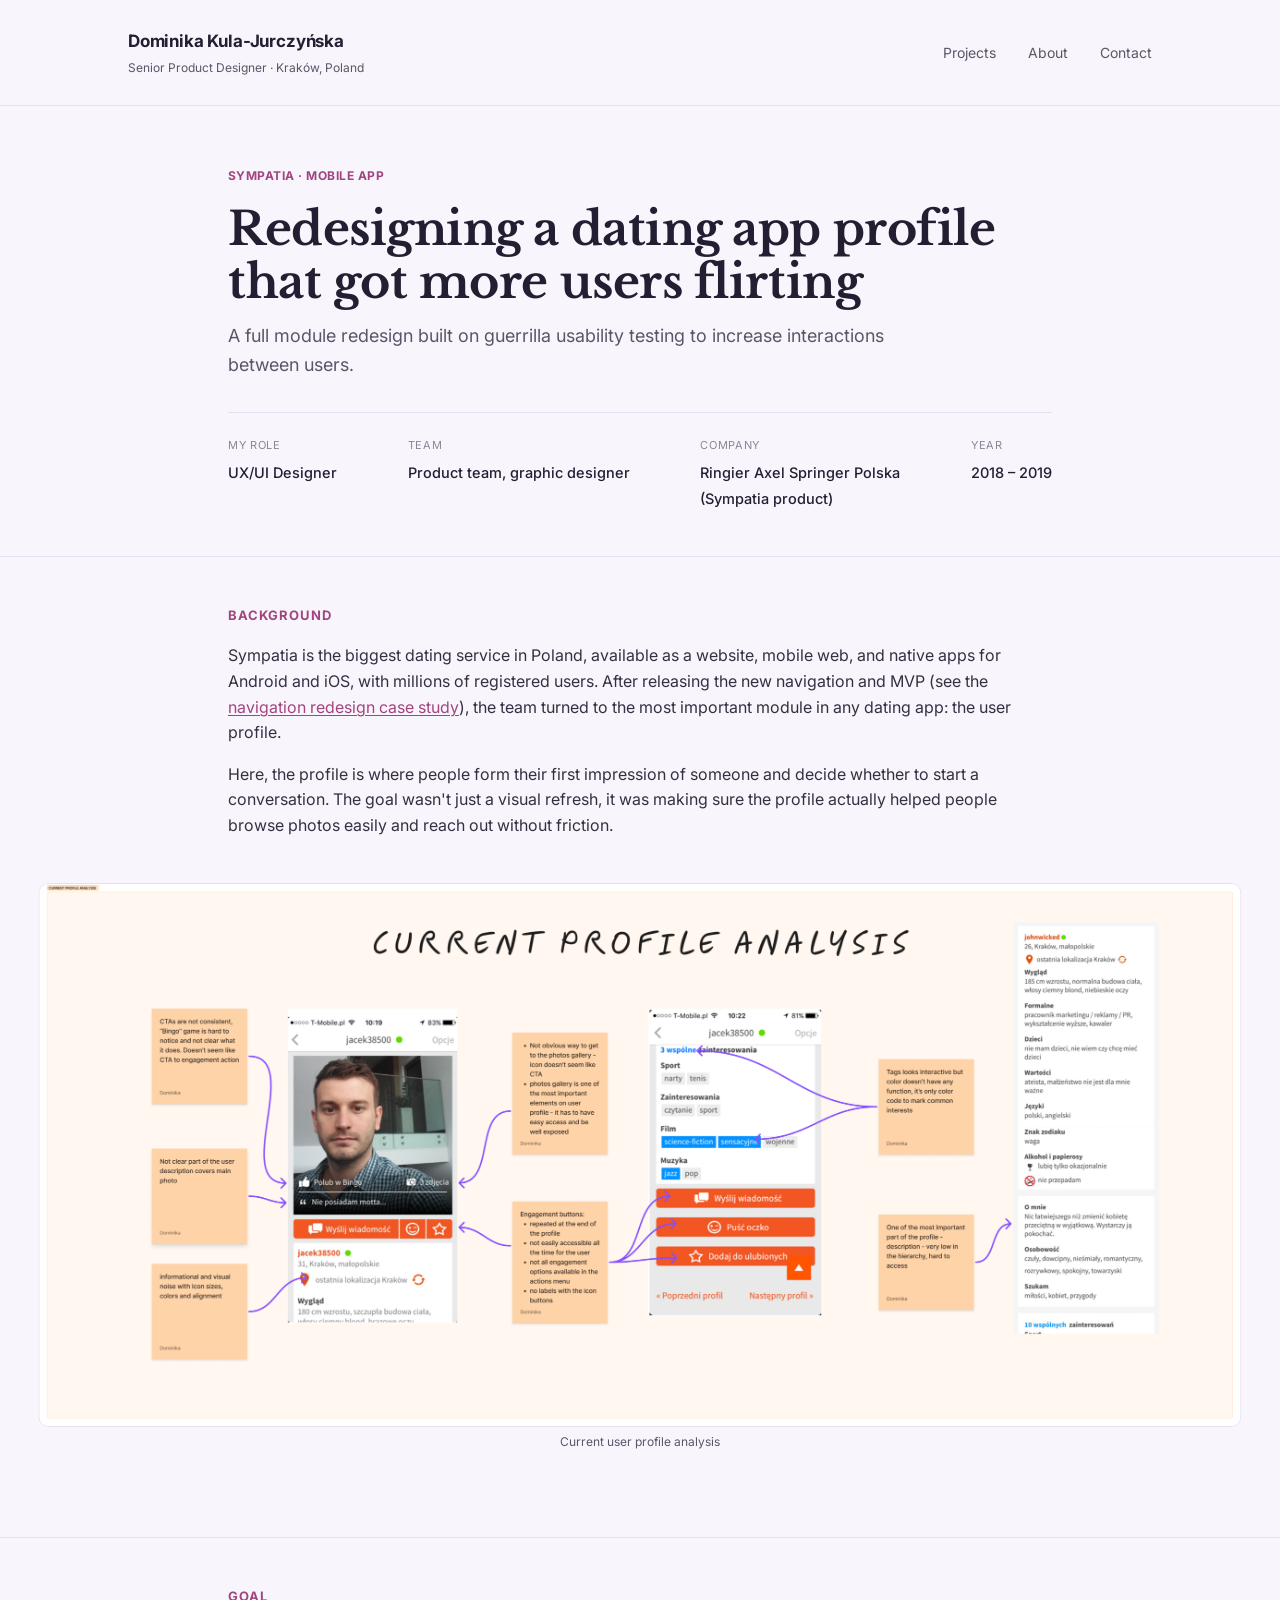
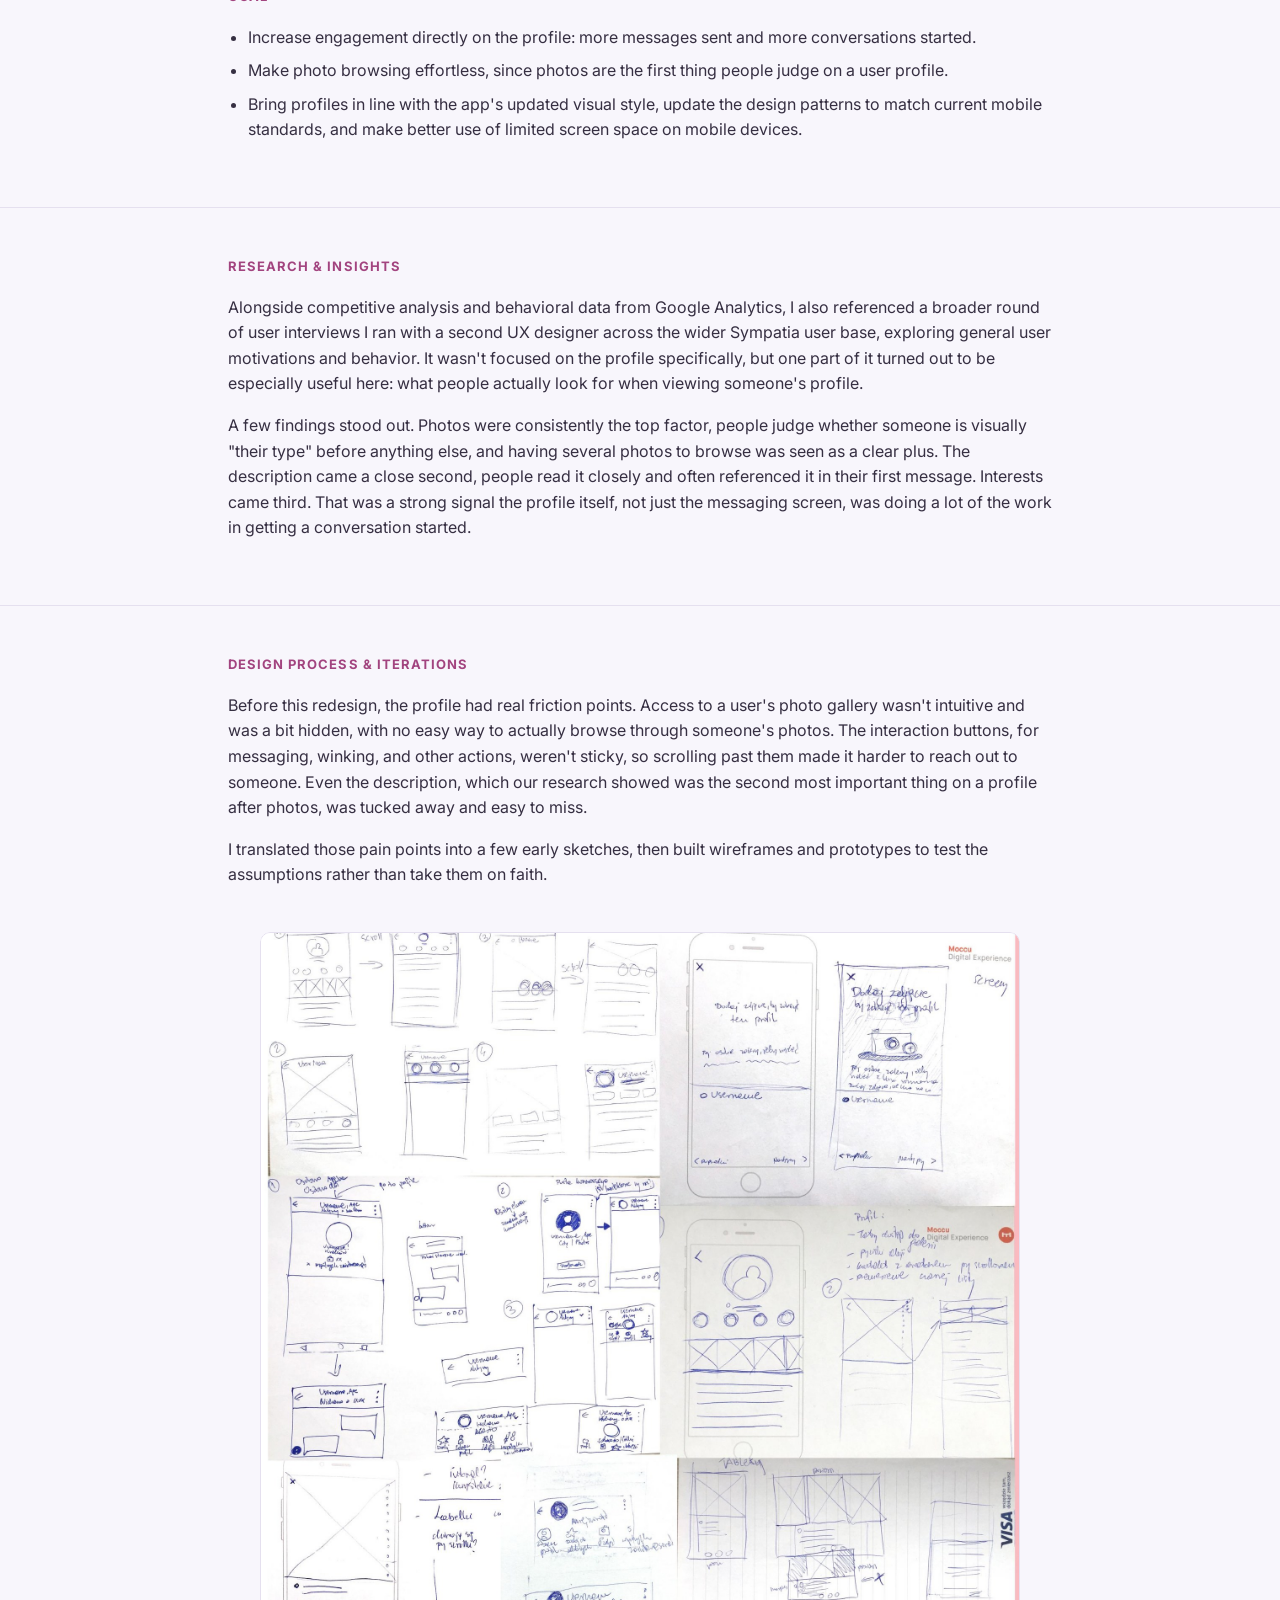
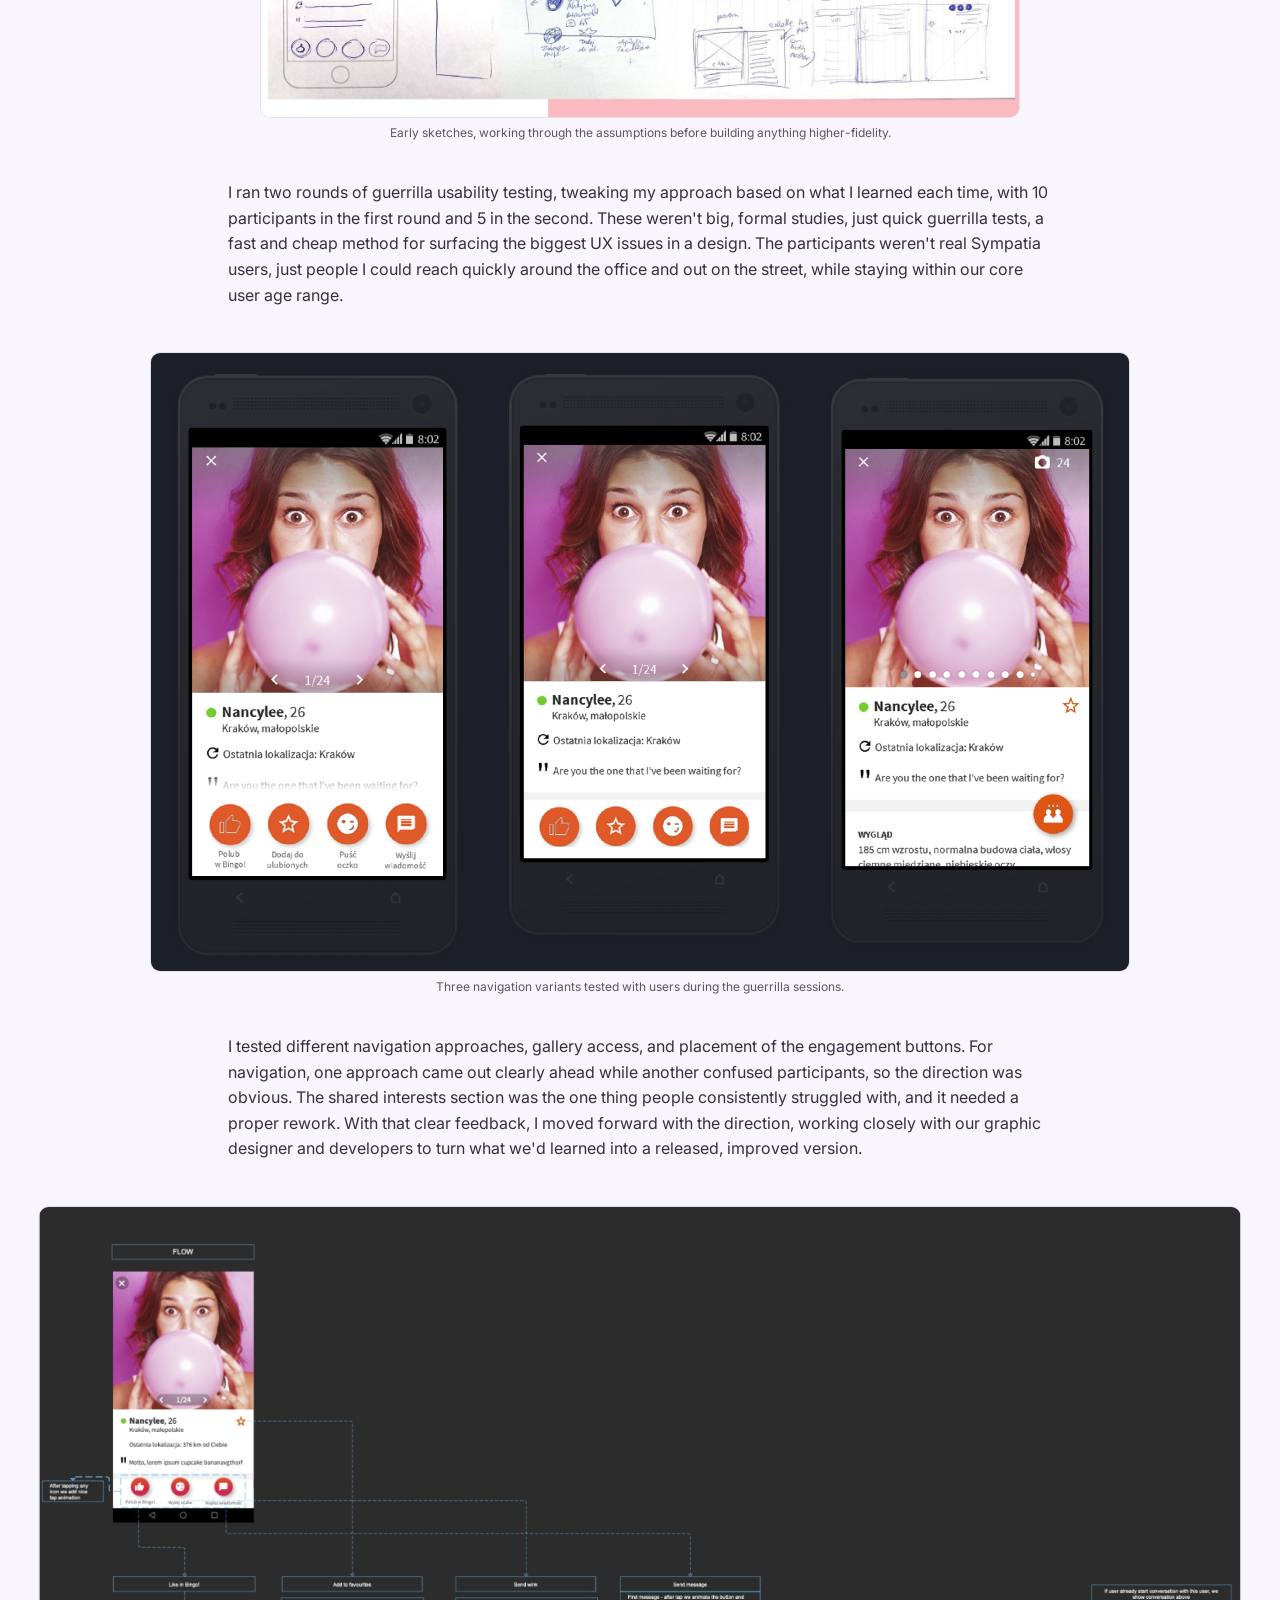
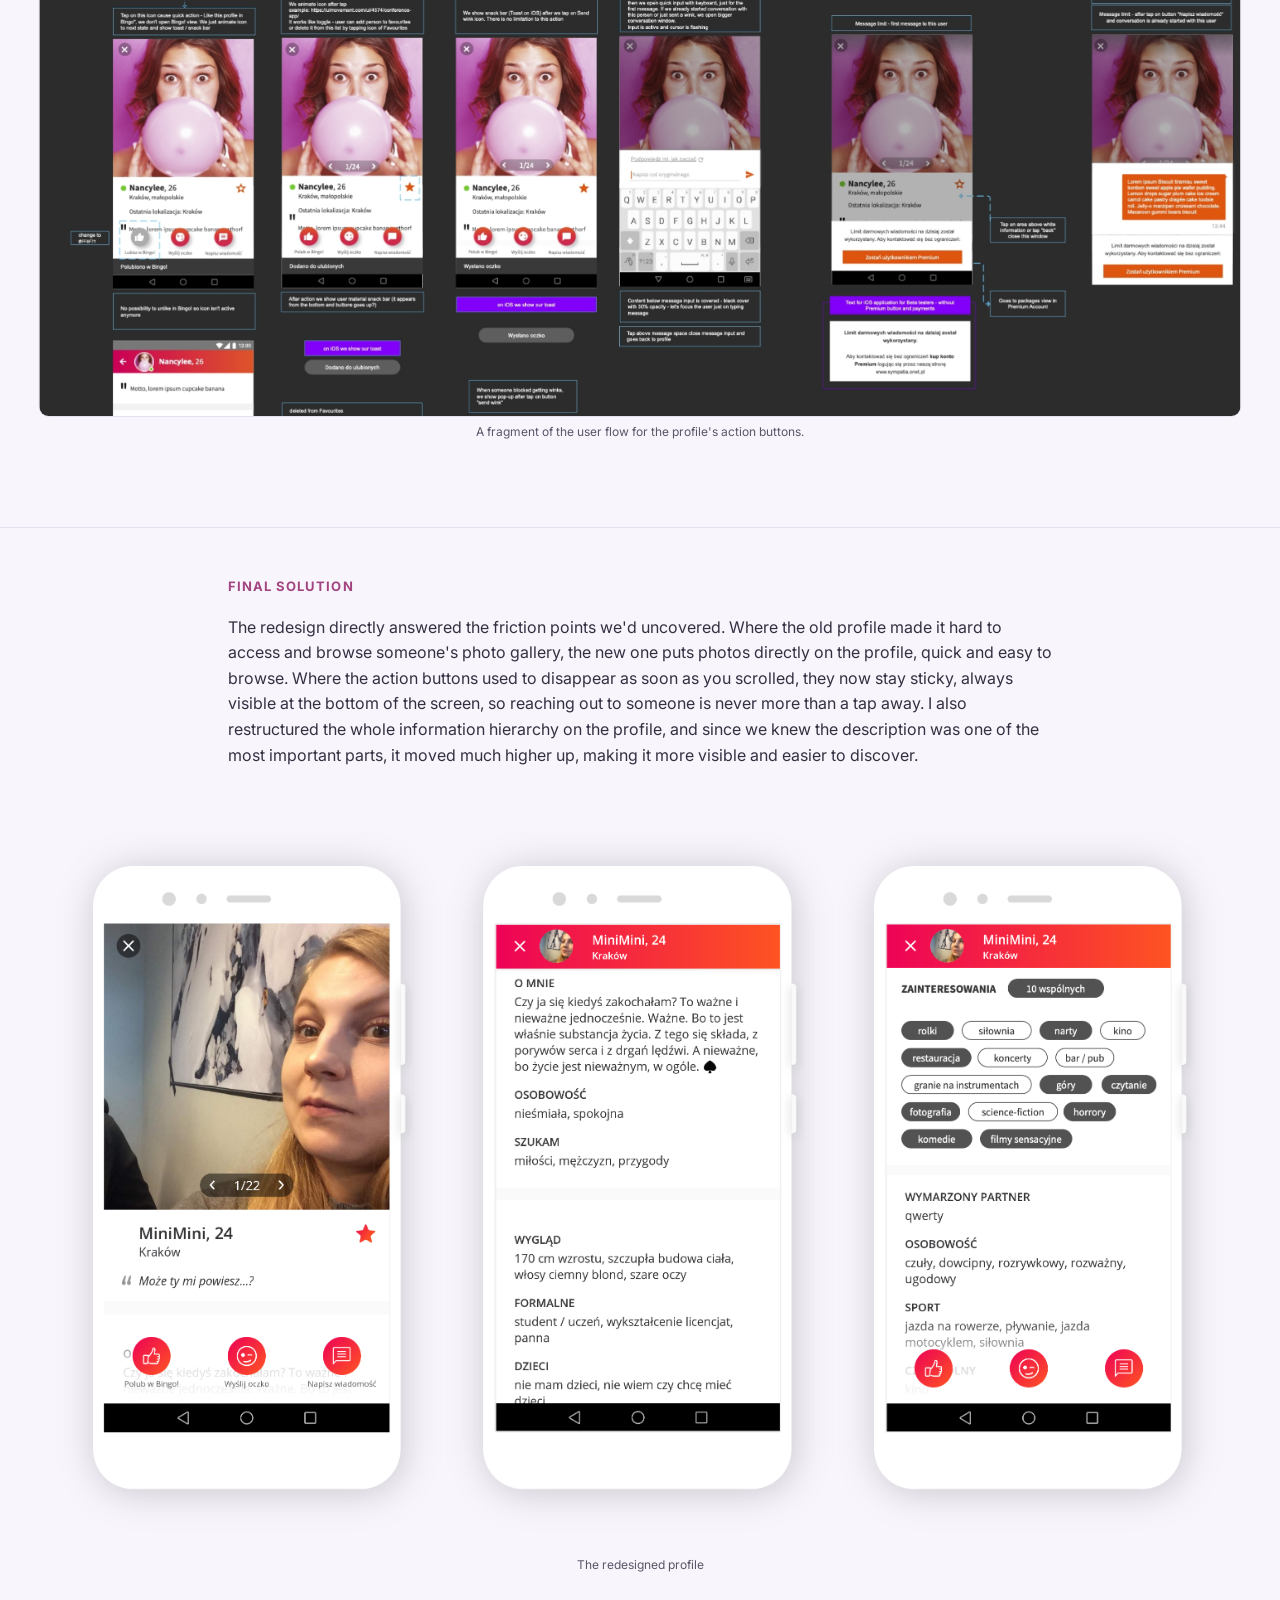
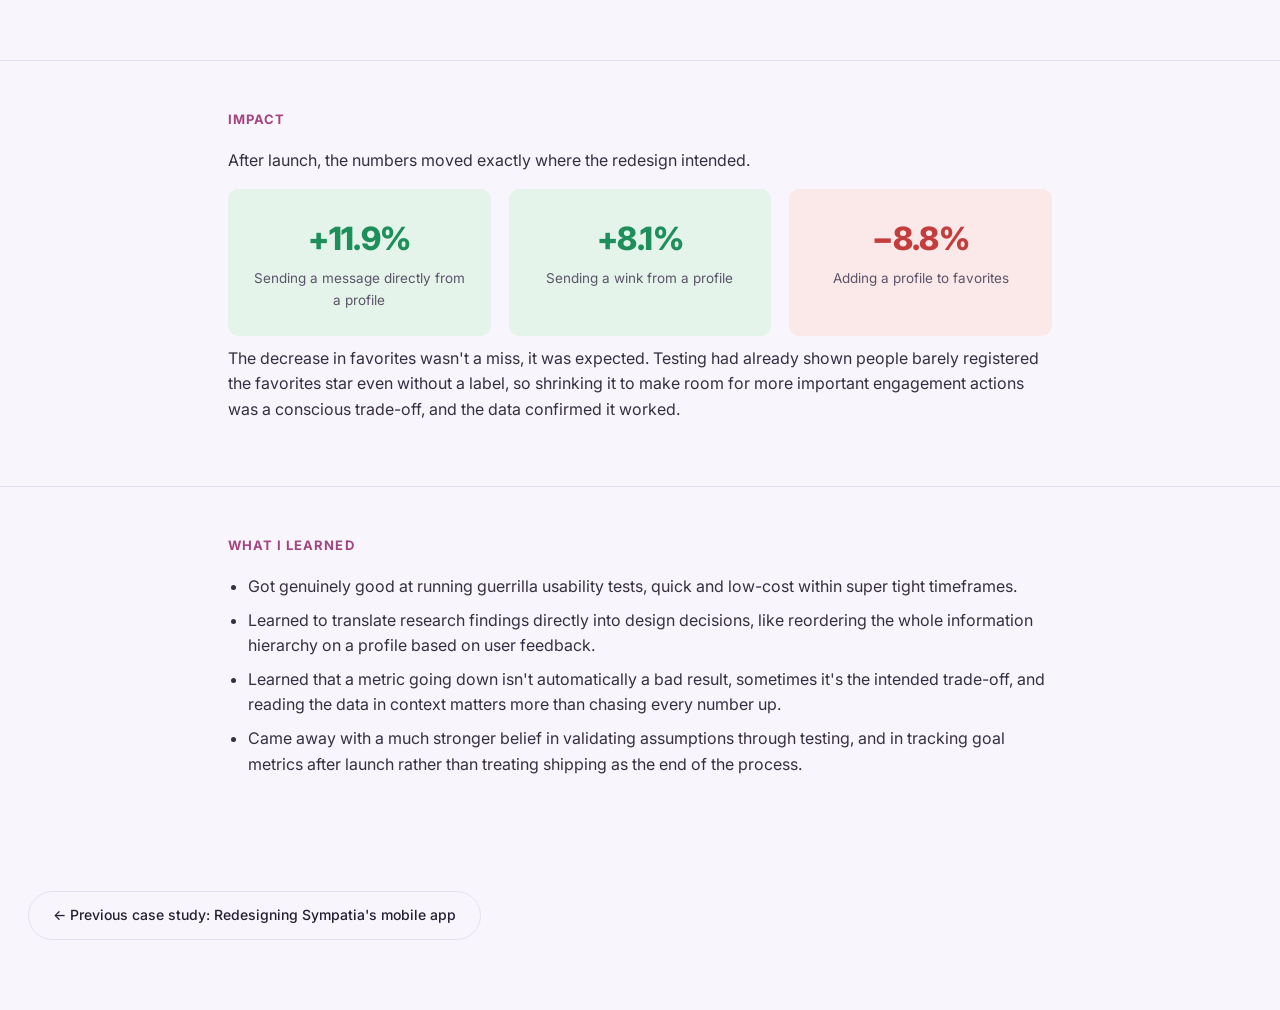
<file: case-studies/sympatia-profile.html>
<!DOCTYPE html>
<html lang="en">
<head>
<meta charset="UTF-8">
<meta name="viewport" content="width=device-width, initial-scale=1.0">
<title>Redesigning Sympatia's User Profiles – Dominika Kula-Jurczyńska</title>
<link rel="stylesheet" href="../assets/style.css">
</head>
<body data-theme="sympatia-profile" data-case-title="Redesigning Sympatia's profiles">

<header class="topnav">
  <div class="wrap" style="max-width:1080px;">
    <a class="brand" href="../index.html">
      <div class="logo">Dominika Kula-Jurczyńska</div>
      <div class="logo-role">Senior Product Designer · Kraków, Poland</div>
    </a>
    <button class="nav-toggle" aria-label="Open menu" aria-expanded="false">
      <svg class="icon-menu" width="24" height="24" viewBox="0 0 24 24" fill="none" stroke="currentColor" stroke-width="1.8" stroke-linecap="round"><line x1="3" y1="7" x2="21" y2="7"></line><line x1="3" y1="12" x2="21" y2="12"></line><line x1="3" y1="17" x2="21" y2="17"></line></svg>
      <svg class="icon-close" width="24" height="24" viewBox="0 0 24 24" fill="none" stroke="currentColor" stroke-width="1.8" stroke-linecap="round"><line x1="5" y1="5" x2="19" y2="19"></line><line x1="19" y1="5" x2="5" y2="19"></line></svg>
    </button>
    <nav>
      <a href="../index.html#projects">Projects</a>
      <a href="../index.html#about">About</a>
      <a href="../index.html#contact">Contact</a>
    </nav>
  </div>
</header>

<section class="cs-hero">
  <div class="wrap">
    <span class="tag">Sympatia · Mobile App</span>
    <h1>Redesigning a dating app profile that got more users flirting</h1>
    <p class="subtitle">A full module redesign built on guerrilla usability testing to increase interactions between users.</p>

    <div class="meta-row">
      <div><span class="k">My role</span><span class="v">UX/UI Designer</span></div>
      <div><span class="k">Team</span><span class="v">Product team, graphic designer</span></div>
      <div><span class="k">Company</span><span class="v">Ringier Axel Springer Polska<br>(Sympatia product)</span></div>
      <div><span class="k">Year</span><span class="v">2018 – 2019</span></div>
    </div>
  </div>
</section>

<section class="cs-section">
  <div class="wrap">
    <h2>Background</h2>
    <p>Sympatia is the biggest dating service in Poland, available as a website, mobile web, and native apps for Android and iOS, with millions of registered users. After releasing the new navigation and MVP (see the <a href="sympatia-navigation.html">navigation redesign case study</a>), the team turned to the most important module in any dating app: the user profile.</p>
    <p>Here, the profile is where people form their first impression of someone and decide whether to start a conversation. The goal wasn't just a visual refresh, it was making sure the profile actually helped people browse photos easily and reach out without friction.</p>

    <div class="case-img-row">
      <figure class="case-img-col">
        <img src="../assets/img/sympatia-profile-current-analysis-v2.png" alt="Annotated teardown of the current Sympatia profile, marking inconsistent CTAs, hidden photo gallery access, buried description, and unlabeled engagement buttons">
      </figure>
    </div>
    <p class="case-img-caption">Current user profile analysis</p>
  </div>
</section>

<section class="cs-section">
  <div class="wrap">
    <h2>Goal</h2>
    <ul>
      <li>Increase engagement directly on the profile: more messages sent and more conversations started.</li>
      <li>Make photo browsing effortless, since photos are the first thing people judge on a user profile.</li>
      <li>Bring profiles in line with the app's updated visual style, update the design patterns to match current mobile standards, and make better use of limited screen space on mobile devices.</li>
    </ul>
  </div>
</section>

<section class="cs-section">
  <div class="wrap">
    <h2>Research &amp; insights</h2>
    <p>Alongside competitive analysis and behavioral data from Google Analytics, I also referenced a broader round of user interviews I ran with a second UX designer across the wider Sympatia user base, exploring general user motivations and behavior. It wasn't focused on the profile specifically, but one part of it turned out to be especially useful here: what people actually look for when viewing someone's profile.</p>
    <p>A few findings stood out. Photos were consistently the top factor, people judge whether someone is visually "their type" before anything else, and having several photos to browse was seen as a clear plus. The description came a close second, people read it closely and often referenced it in their first message. Interests came third. That was a strong signal the profile itself, not just the messaging screen, was doing a lot of the work in getting a conversation started.</p>
  </div>
</section>

<section class="cs-section">
  <div class="wrap">
    <h2>Design process &amp; iterations</h2>
    <p>Before this redesign, the profile had real friction points. Access to a user's photo gallery wasn't intuitive and was a bit hidden, with no easy way to actually browse through someone's photos. The interaction buttons, for messaging, winking, and other actions, weren't sticky, so scrolling past them made it harder to reach out to someone. Even the description, which our research showed was the second most important thing on a profile after photos, was tucked away and easy to miss.</p>

    <p>I translated those pain points into a few early sketches, then built wireframes and prototypes to test the assumptions rather than take them on faith.</p>

    <div class="case-img-row narrow">
      <figure class="case-img-col">
        <img src="../assets/img/sympatia-profile-sketches.jpg" alt="Hand-drawn sketches mapping profile redesign assumptions">
      </figure>
    </div>
    <p class="case-img-caption">Early sketches, working through the assumptions before building anything higher-fidelity.</p>

    <p>I ran two rounds of guerrilla usability testing, tweaking my approach based on what I learned each time, with 10 participants in the first round and 5 in the second. These weren't big, formal studies, just quick guerrilla tests, a fast and cheap method for surfacing the biggest UX issues in a design. The participants weren't real Sympatia users, just people I could reach quickly around the office and out on the street, while staying within our core user age range.</p>

    <img class="case-img" style="width:980px;" src="../assets/img/sympatia-profile-prototypes-v2.png" alt="Three navigation variants tested during usability sessions, each with a different approach to the profile's action buttons">
    <p class="case-img-caption">Three navigation variants tested with users during the guerrilla sessions.</p>

    <p>I tested different navigation approaches, gallery access, and placement of the engagement buttons. For navigation, one approach came out clearly ahead while another confused participants, so the direction was obvious. The shared interests section was the one thing people consistently struggled with, and it needed a proper rework. With that clear feedback, I moved forward with the direction, working closely with our graphic designer and developers to turn what we'd learned into a released, improved version.</p>

    <div class="case-img-row">
      <figure class="case-img-col">
        <img src="../assets/img/sympatia-profile-flow.png" alt="Fragment of the user flow mapping the profile's action buttons, from like and favourite to sending a wink or message">
      </figure>
    </div>
    <p class="case-img-caption">A fragment of the user flow for the profile's action buttons.</p>
  </div>
</section>

<section class="cs-section">
  <div class="wrap">
    <h2>Final solution</h2>
    <p>The redesign directly answered the friction points we'd uncovered. Where the old profile made it hard to access and browse someone's photo gallery, the new one puts photos directly on the profile, quick and easy to browse. Where the action buttons used to disappear as soon as you scrolled, they now stay sticky, always visible at the bottom of the screen, so reaching out to someone is never more than a tap away. I also restructured the whole information hierarchy on the profile, and since we knew the description was one of the most important parts, it moved much higher up, making it more visible and easier to discover.</p>

    <div class="case-img-row no-frame">
      <figure class="case-img-col">
        <img src="../assets/img/sympatia-profile-real-photo.png" alt="Redesigned profile screen showing the full-bleed photo carousel with sticky like, wink, and message buttons">
      </figure>
      <figure class="case-img-col">
        <img src="../assets/img/sympatia-profile-real-about.png" alt="Redesigned profile screen showing the about me, personality, and looking for sections">
      </figure>
      <figure class="case-img-col">
        <img src="../assets/img/sympatia-profile-real-interests.png" alt="Redesigned profile screen showing shared interests tags and the ideal partner section">
      </figure>
    </div>
    <p class="case-img-caption">The redesigned profile</p>
  </div>
</section>

<section class="cs-section">
  <div class="wrap">
    <h2>Impact</h2>
    <p>After launch, the numbers moved exactly where the redesign intended.</p>
    <div class="impact-stats">
      <div class="stat good"><div class="num">+11.9%</div><div class="label">Sending a message directly from a profile</div></div>
      <div class="stat good"><div class="num">+8.1%</div><div class="label">Sending a wink from a profile</div></div>
      <div class="stat bad"><div class="num">−8.8%</div><div class="label">Adding a profile to favorites</div></div>
    </div>
    <p>The decrease in favorites wasn't a miss, it was expected. Testing had already shown people barely registered the favorites star even without a label, so shrinking it to make room for more important engagement actions was a conscious trade-off, and the data confirmed it worked.</p>
  </div>
</section>

<section class="cs-section">
  <div class="wrap">
    <h2>What I learned</h2>
    <ul>
      <li>Got genuinely good at running guerrilla usability tests, quick and low-cost within super tight timeframes.</li>
      <li>Learned to translate research findings directly into design decisions, like reordering the whole information hierarchy on a profile based on user feedback.</li>
      <li>Learned that a metric going down isn't automatically a bad result, sometimes it's the intended trade-off, and reading the data in context matters more than chasing every number up.</li>
      <li>Came away with a much stronger belief in validating assumptions through testing, and in tracking goal metrics after launch rather than treating shipping as the end of the process.</li>
    </ul>
  </div>
</section>

<div class="cs-nav-footer">
  <div class="wrap only-prev">
    <a class="cs-nav-prev" href="sympatia-navigation.html">← Previous case study: Redesigning Sympatia's mobile app</a>
  </div>
</div>

<script src="../assets/nav.js"></script>
<script src="../assets/lightbox.js"></script>
</body>
</html>
</file>
<file: assets/style.css>
@import url('https://fonts.googleapis.com/css2?family=Inter:wght@400;500;600;700;800&family=Libre+Baskerville:wght@400;700&display=swap');

:root {
  --bg: #F8F6FC;
  --bg-card: #FFFFFF;
  --ink: #241E33;
  --ink-soft: #5C5468;
  --ink-faint: #8D8698;
  --border: #E5E0EF;
  --accent: #362A9E;
  --accent-tint: #ECE8F9;
  --winner-green: #1E8E5A;
  --winner-tint: #E4F4EB;
  --bad-red: #C43D3D;
  --bad-tint: #FBE9E9;
  --radius: 14px;
  --maxw: 880px;
  --font-header: 'Libre Baskerville', Georgia, serif;
}

* { box-sizing: border-box; }

html { scroll-behavior: smooth; }

body {
  margin: 0;
  font-family: 'Inter', -apple-system, BlinkMacSystemFont, 'Segoe UI', sans-serif;
  background: var(--bg);
  color: var(--ink);
  line-height: 1.6;
  -webkit-font-smoothing: antialiased;
}

img { max-width: 100%; display: block; }

a { color: inherit; text-decoration: none; }

.cs-section p a {
  color: var(--accent);
  text-decoration: underline;
  text-underline-offset: 2px;
  text-decoration-thickness: 1px;
}
.cs-section p a:hover { text-decoration-thickness: 2px; }

.wrap {
  max-width: var(--maxw);
  margin: 0 auto;
  padding: 0 28px;
}

/* ---------- Top nav ---------- */
.topnav {
  padding: 28px 0;
  border-bottom: 1px solid var(--border);
  position: sticky;
  top: 0;
  z-index: 50;
  background: var(--bg);
  transition: transform .3s ease;
}
.topnav.nav-hidden { transform: translateY(-100%); }
.topnav .wrap {
  max-width: 1080px;
  display: flex;
  align-items: center;
  justify-content: space-between;
}
.topnav .brand {
  text-decoration: none;
  color: inherit;
  display: block;
}
.topnav .logo {
  font-weight: 700;
  font-size: 17px;
  letter-spacing: -0.01em;
}
.topnav .logo-role {
  font-size: 12px;
  color: var(--ink-soft);
  margin-top: 3px;
}
.topnav nav a {
  font-size: 14px;
  color: var(--ink-soft);
  margin-left: 28px;
}
.topnav nav a:hover { color: var(--ink); }

.nav-toggle {
  display: none;
  width: 44px;
  height: 44px;
  align-items: center;
  justify-content: center;
  border: none;
  background: none;
  padding: 0;
  cursor: pointer;
  flex-shrink: 0;
  color: var(--ink);
}
.nav-toggle .icon-close { display: none; }
.nav-toggle.is-open .icon-menu { display: none; }
.nav-toggle.is-open .icon-close { display: block; }

@media (max-width: 640px) {
  .topnav .wrap { flex-wrap: wrap; position: relative; min-height: 44px; }
  .nav-toggle {
    display: flex;
    position: absolute;
    top: 0;
    right: 28px;
  }
  .topnav .brand { padding-right: 56px; }
  .topnav nav {
    display: none;
    width: 100%;
    flex-direction: column;
    margin-top: 20px;
  }
  .topnav nav.is-open { display: flex; }
  .topnav nav a {
    margin-left: 0;
    padding: 14px 0;
    border-top: 1px solid var(--border);
    font-size: 15px;
  }
  .topnav.showing-case-title .logo {
    font-size: 13.5px;
    font-weight: 600;
    line-height: 1.3;
    max-width: 78vw;
    white-space: normal;
    display: -webkit-box;
    -webkit-line-clamp: 2;
    -webkit-box-orient: vertical;
    overflow: hidden;
  }
  .topnav.showing-case-title .logo-role { display: none; }
}

.back-link {
  display: inline-flex;
  align-items: center;
  gap: 6px;
  font-size: 14px;
  color: var(--ink-soft);
}
.back-link:hover { color: var(--ink); }

/* ---------- Landing hero ---------- */
.hero-landing {
  max-width: 1080px;
  margin: 0 auto;
  padding: 64px 28px 64px;
  display: grid;
  grid-template-columns: 1fr auto;
  align-items: center;
  gap: 4px;
  align-items: flex-start;
}
.hero-landing h1 {
  font-family: var(--font-header);
  font-size: 48px;
  line-height: 1.18;
  letter-spacing: -0.01em;
  margin: 0 0 14px;
  font-weight: 700;
}
.hero-landing .role-line {
  font-size: 16px;
  color: var(--ink-soft);
  margin-bottom: 14px;
}
.hero-landing p.lede {
  font-family: var(--font-header);
  font-weight: 600;
  font-size: 34px;
  line-height: 1.32;
  letter-spacing: -0.01em;
  color: var(--ink);
  max-width: 54ch;
  margin: 0;
}
.hero-photo {
  width: 188px;
  height: 188px;
  border-radius: 50%;
  object-fit: cover;
  flex-shrink: 0;
}

/* ---------- About text ---------- */
.about-text {
  max-width: 1080px;
  margin: 0 auto;
  padding: 0 28px 56px;
}
.about-text p {
  font-size: 16.5px;
  color: #362F42;
  max-width: 68ch;
  margin: 0 0 16px;
}
.about-text p:last-child { margin-bottom: 0; }

/* ---------- How I work ---------- */
.how-i-work {
  max-width: 1080px;
  margin: 0 auto;
  padding: 0 28px 80px;
}
.how-i-work h2 {
  font-family: var(--font-header);
  font-size: 32px;
  font-weight: 700;
  color: var(--ink);
  margin-bottom: 28px;
}
.how-i-work-grid {
  display: grid;
  grid-template-columns: repeat(3, 1fr);
  gap: 28px;
}
.how-i-work-grid .item h3 {
  font-family: var(--font-header);
  font-size: 18px;
  line-height: 1.3;
  margin: 0 0 8px;
  font-weight: 700;
}
.how-i-work-grid .item p {
  font-size: 14.5px;
  color: var(--ink-soft);
  margin: 0;
}

/* ---------- Case study cards ---------- */
.work {
  max-width: 1080px;
  margin: 0 auto;
  padding: 0 28px 40px;
}
.work h2 {
  font-family: var(--font-header);
  font-size: 32px;
  font-weight: 700;
  color: var(--ink);
  margin-bottom: 28px;
}
.card-grid {
  display: grid;
  grid-template-columns: repeat(2, 1fr);
  gap: 24px;
}
.card {
  background: var(--bg-card);
  border: 1px solid var(--border);
  border-radius: var(--radius);
  overflow: hidden;
  transition: transform .15s ease, box-shadow .15s ease;
  display: flex;
  flex-direction: column;
}
.card:hover {
  transform: translateY(-3px);
  box-shadow: 0 12px 28px rgba(0,0,0,0.06);
}
.card .thumb {
  aspect-ratio: 16/10;
  background: var(--card-tint, var(--accent-tint));
  display: flex;
  align-items: center;
  justify-content: center;
  color: var(--ink-faint);
  font-size: 13px;
  text-align: center;
  padding: 20px;
  border-bottom: 1px solid var(--border);
  overflow: hidden;
}
.card .thumb img {
  width: 100%;
  height: 100%;
  object-fit: contain;
}
.card .body { padding: 22px 24px 26px; }
.card .tag {
  display: inline-block;
  font-size: 12px;
  font-weight: 600;
  letter-spacing: 0.03em;
  text-transform: uppercase;
  color: var(--card-accent, var(--accent));
  margin-bottom: 10px;
}
.card h3 {
  font-family: var(--font-header);
  font-size: 18px;
  line-height: 1.28;
  margin: 0 0 8px;
  font-weight: 700;
  letter-spacing: 0;
}
.card p {
  font-size: 14.5px;
  color: var(--ink-soft);
  margin: 0;
}
/* real case study cards all share one consistent accent — only the NDA-locked
   Zendesk tile stays visually distinct, since that's a state, not a color choice */
.card[data-theme="zendesk"] { --card-tint: #ECE9F2; --card-accent: #6E6780; }
.card[data-theme="brainly"] .thumb,
.card[data-theme="brainly-rt"] .thumb,
.card[data-theme="sympatia-nav"] .thumb,
.card[data-theme="sympatia-profile"] .thumb,
.card[data-theme="zendesk"] .thumb { padding: 0; }

.card.locked {
  border-style: dashed;
  border-color: #CFC7DE;
  cursor: default;
}
.card.locked:hover {
  border-color: #CFC7DE;
  transform: none;
  box-shadow: none;
}
.locked-thumb {
  background: #0E0E0C !important;
  position: relative;
}
.card .thumb img.zendesk-logo {
  width: 22%;
  height: auto;
}
.nda-badge {
  position: absolute;
  top: 16px;
  right: 16px;
  border-radius: 999px;
  padding: 8px 18px;
  font-size: 12px;
  font-weight: 700;
  letter-spacing: 0.06em;
  text-transform: uppercase;
  color: #0E0E0C;
  background: #FFFFFF;
}
.nda-cta {
  display: block;
  margin-top: 10px;
  color: var(--card-accent);
  font-weight: 600;
}

/* ---------- Footer / contact ---------- */
footer.contact {
  border-top: 1px solid var(--border);
  margin-top: 60px;
  padding: 56px 0 60px;
}
footer.contact .wrap {
  max-width: 1080px;
  display: flex;
  flex-direction: column;
  align-items: flex-start;
  gap: 22px;
}
footer.contact h2 {
  font-family: var(--font-header);
  font-size: 42px;
  margin: 0 0 8px;
  font-weight: 700;
}
footer.contact p {
  color: var(--ink-soft);
  margin: 0;
  max-width: 44ch;
}
.contact-email {
  font-size: 22px;
  font-weight: 600;
  letter-spacing: -0.01em;
  border-bottom: 1px solid var(--border);
  padding-bottom: 2px;
}
.contact-email:hover { border-color: var(--ink); }
.contact-links {
  display: flex;
  gap: 22px;
}
.contact-links a {
  font-size: 14.5px;
  color: var(--ink-soft);
  border-bottom: 1px solid transparent;
}
.contact-links a:hover {
  color: var(--ink);
  border-color: var(--ink-faint);
}

/* ---------- Case study page ---------- */
.cs-hero {
  padding: 56px 0 44px;
  border-bottom: 1px solid var(--border);
}
.cs-hero .tag {
  display: inline-block;
  font-size: 12px;
  font-weight: 700;
  letter-spacing: 0.04em;
  text-transform: uppercase;
  color: var(--accent);
  margin-bottom: 16px;
}
.cs-hero h1 {
  font-family: var(--font-header);
  font-size: 46px;
  line-height: 1.16;
  letter-spacing: -0.01em;
  margin: 0 0 14px;
  font-weight: 700;
}
.cs-hero .subtitle {
  font-size: 18px;
  color: var(--ink-soft);
  margin: 0 0 32px;
  max-width: 60ch;
}
.meta-row {
  display: flex;
  flex-wrap: nowrap;
  justify-content: space-between;
  gap: 20px;
  padding-top: 24px;
  border-top: 1px solid var(--border);
}
.meta-row div span.k {
  display: block;
  font-size: 11px;
  text-transform: uppercase;
  letter-spacing: 0.06em;
  color: var(--ink-faint);
  margin-bottom: 6px;
}
.meta-row div span.v {
  font-size: 14.5px;
  font-weight: 500;
}
.fill-me {
  color: #A8386B;
  font-style: italic;
  font-weight: 500;
}

.highlight {
  background: rgba(54, 42, 158, 0.16);
  padding: 0.05em 0.35em;
  border-radius: 5px;
  box-decoration-break: clone;
  -webkit-box-decoration-break: clone;
}

.cs-section {
  padding: 48px 0;
  border-bottom: 1px solid var(--border);
}
.cs-section:last-of-type { border-bottom: none; }
.cs-section h2 {
  font-size: 13px;
  text-transform: uppercase;
  letter-spacing: 0.08em;
  color: var(--accent);
  margin: 0 0 18px;
  font-weight: 700;
}
.cs-section h3 {
  font-family: var(--font-header);
  font-size: 21px;
  line-height: 1.3;
  margin: 30px 0 12px;
  font-weight: 700;
}
.cs-section p {
  font-size: 16px;
  color: #362F42;
  margin: 0 0 16px;
}
.cs-section ul {
  padding-left: 20px;
  margin: 0 0 16px;
}
.cs-section li {
  font-size: 16px;
  color: #362F42;
  margin-bottom: 8px;
}

.case-img {
  width: 1220px;
  max-width: 94vw;
  height: auto;
  border-radius: 10px;
  border: 1px solid var(--border);
  display: block;
  margin: 24px 0 4px;
  margin-left: 50%;
  transform: translateX(-50%);
}
.cs-section .case-img-caption,
.case-img-caption {
  font-size: 12px;
  color: var(--ink-soft);
  font-style: normal;
  text-align: center;
  margin: 5px 0 38px;
}
.case-img-small {
  width: 480px;
  max-width: 100%;
  height: auto;
  border-radius: 10px;
  border: 1px solid var(--border);
  display: block;
  margin: 24px auto 4px;
}

.case-img-medium {
  width: 760px;
  max-width: 100%;
  height: auto;
  border-radius: 10px;
  border: 1px solid var(--border);
  display: block;
  margin: 24px auto 4px;
}

.case-img-float {
  width: 1220px;
  max-width: 94vw;
  height: auto;
  display: block;
  margin: 24px 0 4px;
  margin-left: 50%;
  transform: translateX(-50%);
}

.case-img-row {
  display: flex;
  gap: 24px;
  width: 1220px;
  max-width: 94vw;
  margin: 24px 0 4px;
  margin-left: 50%;
  transform: translateX(-50%);
  align-items: flex-start;
}
.case-img-row .case-img-col {
  flex: 1 1 0;
  min-width: 0;
  margin: 0;
}
.case-img-row .case-img-col img {
  width: 100%;
  height: auto;
  border-radius: 10px;
  border: 1px solid var(--border);
  display: block;
}
.case-img-row .case-img-col .case-img-caption {
  margin: 10px 0 0;
}
@media (max-width: 760px) {
  .case-img-row { flex-direction: column; }
}

/* No-frame variant: for transparent-background mockups that already carry
   their own drop shadow, so they sit directly on the page instead of
   inside a bordered/rounded card. */
.case-img-row.no-frame .case-img-col img {
  border: none;
  border-radius: 0;
  background: none;
}
.case-img-row.no-frame .zoomable { border-radius: 0; }
.case-img-row.no-frame { gap: 0; }
.case-img-row.no-frame .case-img-col + .case-img-col { margin-left: -32px; }
@media (max-width: 760px) {
  .case-img-row.no-frame .case-img-col + .case-img-col {
    margin-left: 0;
    margin-top: -32px;
  }
}

/* Figma showcase: four stages in a 2x2 grid, each pairing a desktop screen
   with its mobile counterpart tucked over the bottom corner */
.figma-showcase {
  display: grid;
  grid-template-columns: repeat(2, 1fr);
  gap: 110px 100px;
  width: 1220px;
  max-width: 94vw;
  margin: 24px 0 60px;
  margin-left: 50%;
  transform: translateX(-50%);
}
.figma-showcase + .case-img-caption { margin-top: 0; }
.figma-stage {
  display: flex;
  flex-direction: column;
  align-items: center;
}
.figma-stage-label {
  font-size: 13px;
  font-weight: 600;
  color: var(--ink-soft);
  text-align: center;
  margin-bottom: 12px;
  line-height: 1.35;
}
.figma-frame {
  position: relative;
  width: 100%;
  cursor: zoom-in;
}
.figma-frame::after {
  content: "";
  position: absolute;
  inset: 0;
  background: rgba(36, 30, 51, 0);
  transition: background .2s ease;
  border-radius: 6px;
  pointer-events: none;
}
.figma-frame:hover::after { background: rgba(36, 30, 51, 0.05); }
.figma-frame .zoom-icon {
  position: absolute;
  top: 50%;
  left: 40%;
  transform: translate(-50%, -50%) scale(.85);
  opacity: 0;
  transition: opacity .2s ease, transform .2s ease;
  width: 46px;
  height: 46px;
  border-radius: 50%;
  background: rgba(255,255,255,0.92);
  display: flex;
  align-items: center;
  justify-content: center;
  box-shadow: 0 4px 14px rgba(0,0,0,0.18);
  pointer-events: none;
  z-index: 2;
}
.figma-frame:hover .zoom-icon { opacity: 1; transform: translate(-50%, -50%) scale(1); }
.figma-frame .zoom-icon svg { width: 20px; height: 20px; stroke: var(--ink); }
.figma-desktop {
  width: 100%;
  border-radius: 6px;
  border: 1px solid var(--border);
  box-shadow: 0 4px 14px rgba(36,30,51,0.1);
  display: block;
  transition: transform .3s ease;
}
.figma-frame:hover .figma-desktop { transform: scale(1.015); }
.figma-mobile {
  position: absolute;
  left: -8%;
  bottom: -9%;
  width: 32%;
  border-radius: 6px;
  border: 1px solid var(--border);
  box-shadow: 0 4px 14px rgba(36,30,51,0.12);
  display: block;
}

/* Mobile (under 900px): the desktop-in-a-corner bezel treatment doesn't
   translate well to small screens, so instead show all four desktop
   screens stacked, followed by the mobile screens paired up in two rows
   (onboarding together, reverse trial together). Desktop keeps the
   original .figma-showcase layout above 900px. */
.figma-mobile-groups { display: none; }
@media (max-width: 899px) {
  .figma-showcase { display: none; }
  .figma-mobile-groups { display: block; }
  .figma-mobile-label {
    font-size: 13px;
    font-weight: 600;
    color: var(--ink-soft);
    text-align: center;
    margin: 0;
    padding: 64px 0 8px;
    line-height: 1.35;
  }
  .figma-mobile-groups .case-img { margin-top: 0; margin-bottom: 0; }
  .figma-mobile-row {
    display: flex;
    gap: 12px;
    margin: 0;
  }
  .figma-mobile-row img {
    flex: 1 1 0;
    min-width: 0;
    width: auto;
    height: auto;
    border-radius: 8px;
    border: 1px solid var(--border);
    display: block;
  }
}

/* More breathing room between body text and the image that follows it —
   desktop only, mobile keeps its tighter default spacing. */
@media (min-width: 761px) {
  .case-img,
  .case-img-small,
  .case-img-medium,
  .case-img-float,
  .case-img-row,
  .figma-showcase {
    margin-top: 44px;
  }
}

/* equal-height variant: both tiles are the exact same width and height,
   images fully cover their frame so there's never empty space around them */
.case-img-row.equal-height {
  align-items: stretch;
  height: 400px;
}
.case-img-row.equal-height .case-img-col {
  flex: 1 1 0;
  min-width: 0;
  height: 100%;
  overflow: hidden;
}
.case-img-row.equal-height .case-img-col img {
  width: 100%;
  height: 100%;
  object-fit: cover;
  object-position: top center;
}
.case-img-row.narrow {
  width: 760px;
}
.case-img-row.wide {
  width: 1400px;
  max-width: 96vw;
}
@media (max-width: 760px) {
  .case-img-row.equal-height { height: auto; flex-direction: column; }
  .case-img-row.equal-height .case-img-col { height: auto; }
  .case-img-row.equal-height .case-img-col img { width: 100%; height: auto; object-fit: initial; }
  .case-img-row.equal-height .case-img-col .zoomable { height: auto; }
}

/* ---------- Visual groups: consistent labels for multi-variant mockups ---------- */
.visual-group {
  width: 1220px;
  max-width: 94vw;
  margin: 30px 0 0;
  margin-left: 50%;
  transform: translateX(-50%);
}
.visual-group + .visual-group { margin-top: 28px; }
.visual-group-title {
  text-align: center;
  font-size: 11px;
  font-weight: 700;
  text-transform: uppercase;
  letter-spacing: 0.07em;
  color: var(--ink-faint);
  margin: 0 0 14px;
}
.visual-labels {
  display: grid;
  margin: 0 0 10px;
}
.visual-label {
  text-align: center;
  font-size: 13px;
  font-weight: 600;
  color: var(--ink-soft);
  align-self: end;
}
.visual-label .badge {
  display: inline-block;
  font-size: 9px;
  font-weight: 700;
  text-transform: uppercase;
  letter-spacing: 0.05em;
  background: var(--winner-tint);
  color: var(--winner-green);
  padding: 3px 8px;
  border-radius: 999px;
  margin-left: 7px;
  vertical-align: 1px;
}
.visual-stat {
  display: inline-block;
  margin-top: 5px;
  font-size: 17px;
  font-weight: 700;
  color: var(--ink);
  letter-spacing: -0.01em;
}
.visual-stat.winner { color: var(--winner-green); }

/* ---------- Floating review cards ---------- */
.review-floaters {
  width: 1220px;
  max-width: 94vw;
  margin: 30px 0 4px;
  margin-left: 50%;
  transform: translateX(-50%);
  display: grid;
  grid-template-columns: repeat(2, 1fr);
  gap: 30px 26px;
  padding: 10px 0 18px;
}
.review-card {
  background: var(--bg-card);
  border-radius: 14px;
  padding: 18px 20px;
  box-shadow: 0 18px 34px rgba(36, 30, 51, 0.10), 0 4px 10px rgba(36, 30, 51, 0.06);
}
.review-head {
  display: flex;
  align-items: center;
  gap: 12px;
  margin-bottom: 10px;
}
.review-avatar {
  width: 38px;
  height: 38px;
  border-radius: 50%;
  display: flex;
  align-items: center;
  justify-content: center;
  color: #fff;
  font-weight: 700;
  font-size: 15px;
  flex-shrink: 0;
}
.review-name {
  font-weight: 700;
  font-size: 14px;
  color: var(--ink);
}
.review-stars {
  font-size: 12px;
  color: #F5A623;
  letter-spacing: 1px;
}
.review-date {
  color: var(--ink-faint);
  font-size: 11.5px;
  letter-spacing: 0;
  margin-left: 4px;
}
.review-text {
  font-size: 13.5px;
  color: var(--ink-soft);
  line-height: 1.5;
  margin: 0;
  font-style: italic;
}
@media (max-width: 760px) {
  .review-floaters { grid-template-columns: 1fr; }
}

/* ---------- Interactive discovery process stepper ---------- */
.discovery-stepper { margin: 26px 0 4px; }
.discovery-steps {
  display: flex;
  flex-wrap: wrap;
  gap: 8px;
  width: 1220px;
  max-width: 94vw;
  margin: 0 0 16px;
  margin-left: 50%;
  transform: translateX(-50%);
}
.discovery-step {
  display: flex;
  align-items: center;
  gap: 8px;
  padding: 7px 14px 7px 7px;
  border-radius: 999px;
  border: 1px solid var(--border);
  background: var(--bg-card);
  cursor: pointer;
  font-family: inherit;
  font-size: 12.5px;
  font-weight: 600;
  color: var(--ink-soft);
  text-align: left;
  transition: border-color 0.15s ease, background 0.15s ease, color 0.15s ease;
}
.discovery-step:hover { border-color: var(--accent); }
.discovery-step-num {
  display: flex;
  align-items: center;
  justify-content: center;
  width: 20px;
  height: 20px;
  border-radius: 50%;
  background: var(--border);
  color: var(--ink-soft);
  font-size: 11px;
  font-weight: 700;
  flex-shrink: 0;
  transition: background 0.15s ease, color 0.15s ease;
}
.discovery-step.is-active {
  border-color: var(--accent);
  background: var(--accent-tint);
  color: var(--accent);
}
.discovery-step.is-active .discovery-step-num {
  background: var(--accent);
  color: #fff;
}
.discovery-visual {
  width: 1220px;
  max-width: 94vw;
  margin: 0 0 4px;
  margin-left: 50%;
  transform: translateX(-50%);
  border-radius: 10px;
  border: 1px solid var(--border);
  background: var(--bg-card);
  overflow: hidden;
  position: relative;
  cursor: zoom-in;
}
.discovery-visual::after {
  content: "";
  position: absolute;
  inset: 0;
  background: rgba(36, 30, 51, 0);
  transition: background .2s ease;
  pointer-events: none;
}
.discovery-visual:hover::after { background: rgba(36, 30, 51, 0.06); }
.discovery-visual .zoom-icon {
  position: absolute;
  top: 50%;
  left: 50%;
  transform: translate(-50%, -50%) scale(.85);
  opacity: 0;
  transition: opacity .2s ease, transform .2s ease;
  width: 44px;
  height: 44px;
  border-radius: 50%;
  background: rgba(255,255,255,0.92);
  display: flex;
  align-items: center;
  justify-content: center;
  box-shadow: 0 4px 14px rgba(0,0,0,0.18);
  pointer-events: none;
}
.discovery-visual:hover .zoom-icon { opacity: 1; transform: translate(-50%, -50%) scale(1); }
.discovery-visual .zoom-icon svg { width: 20px; height: 20px; stroke: var(--ink); }
.discovery-visual-img {
  display: none;
  width: 100%;
  height: auto;
}
.discovery-visual-img.is-active { display: block; }
.discovery-caption span { display: none; }
.discovery-caption span.is-active { display: inline; }

/* ---------- Mobile accordion variant of the discovery stepper ---------- */
.discovery-accordion { display: none; }

@media (max-width: 760px) {
  .discovery-step { font-size: 12px; }

  .discovery-stepper { display: none; }
  .discovery-accordion {
    display: block;
    margin: 26px 0 4px;
    border: 1px solid var(--border);
    border-radius: 10px;
    overflow: hidden;
    background: var(--bg-card);
  }
  .acc-item + .acc-item { border-top: 1px solid var(--border); }
  .acc-trigger {
    width: 100%;
    display: flex;
    align-items: center;
    gap: 10px;
    padding: 14px 16px;
    background: none;
    border: none;
    cursor: pointer;
    font-family: inherit;
    font-size: 14px;
    font-weight: 600;
    color: var(--ink-soft);
    text-align: left;
  }
  .acc-item.is-open .acc-trigger { color: var(--accent); }
  .acc-item.is-open .discovery-step-num { background: var(--accent); color: #fff; }
  .acc-label { flex: 1; }
  .acc-chevron {
    width: 18px;
    height: 18px;
    stroke: var(--ink-faint);
    flex-shrink: 0;
    transition: transform 0.2s ease, stroke 0.2s ease;
  }
  .acc-item.is-open .acc-chevron { transform: rotate(180deg); stroke: var(--accent); }
  .acc-panel {
    max-height: 0;
    overflow: hidden;
    transition: max-height 0.3s ease;
  }
  .acc-panel-inner { padding: 2px 16px 18px; }
  .acc-panel-inner .discovery-visual {
    width: auto;
    max-width: 100%;
    margin: 0;
    transform: none;
  }
  .acc-panel-inner .case-img-caption {
    margin: 10px 0 0;
  }
}
.visual-group img {
  width: 100%;
  height: auto;
  display: block;
}

/* ---------- Zoomable images (lightbox) ---------- */
.zoomable {
  position: relative;
  cursor: zoom-in;
  overflow: hidden;
  border-radius: 10px;
}
@media (min-width: 761px) {
  .case-img-row.equal-height .case-img-col .zoomable {
    width: 100%;
    height: 100%;
  }
}
.zoomable img { transition: transform .35s ease; }
.zoomable::after {
  content: "";
  position: absolute;
  inset: 0;
  background: rgba(36, 30, 51, 0);
  transition: background .25s ease;
  pointer-events: none;
}
.zoomable .zoom-icon {
  position: absolute;
  top: 50%;
  left: 50%;
  width: 46px;
  height: 46px;
  transform: translate(-50%, -50%) scale(0.8);
  background: rgba(255,255,255,0.95);
  border-radius: 50%;
  display: flex;
  align-items: center;
  justify-content: center;
  opacity: 0;
  transition: opacity .25s ease, transform .25s ease;
  box-shadow: 0 6px 18px rgba(36,30,51,0.18);
  pointer-events: none;
}
.zoomable .zoom-icon svg { width: 20px; height: 20px; stroke: var(--ink); }
.zoomable:hover img { transform: scale(1.025); }
.zoomable:hover::after { background: rgba(36, 30, 51, 0.06); }
.zoomable:hover .zoom-icon { opacity: 1; transform: translate(-50%, -50%) scale(1); }

.lightbox-overlay {
  position: fixed;
  inset: 0;
  background: rgba(24, 20, 34, 0.82);
  display: flex;
  align-items: center;
  justify-content: center;
  padding: 40px;
  z-index: 1000;
  opacity: 0;
  visibility: hidden;
  transition: opacity .25s ease;
}
.lightbox-overlay.is-open { opacity: 1; visibility: visible; }
.lightbox-frame {
  width: 100%;
  height: 100%;
  display: flex;
  align-items: center;
  justify-content: center;
  overflow: hidden;
  touch-action: none;
}
.lightbox-overlay img {
  max-width: 100%;
  max-height: 100%;
  border-radius: 8px;
  box-shadow: 0 20px 60px rgba(0,0,0,0.4);
  transform: scale(0.96);
  transition: transform .25s ease;
  cursor: zoom-in;
  user-select: none;
  -webkit-user-drag: none;
}
.lightbox-overlay.is-open img { transform: scale(1); }
.lightbox-overlay img.is-panning { transition: none; }
.lightbox-frame.is-zoomed img { cursor: grab; }
.lightbox-overlay img.is-grabbing { cursor: grabbing; }
.lightbox-close {
  position: absolute;
  top: 24px;
  right: 28px;
  width: 40px;
  height: 40px;
  border-radius: 50%;
  background: rgba(255,255,255,0.12);
  display: flex;
  align-items: center;
  justify-content: center;
  cursor: pointer;
  transition: background .2s ease;
  z-index: 2;
}
.lightbox-close:hover { background: rgba(255,255,255,0.22); }
.lightbox-close svg { width: 18px; height: 18px; stroke: #fff; }

.lightbox-zoom-controls {
  position: absolute;
  left: 50%;
  bottom: 28px;
  transform: translateX(-50%);
  display: flex;
  align-items: center;
  gap: 8px;
  background: rgba(255,255,255,0.1);
  border-radius: 999px;
  padding: 6px;
  z-index: 2;
}
.lightbox-zoom-btn {
  width: 36px;
  height: 36px;
  border-radius: 50%;
  background: rgba(255,255,255,0.12);
  display: flex;
  align-items: center;
  justify-content: center;
  cursor: pointer;
  transition: background .2s ease;
}
.lightbox-zoom-btn:hover { background: rgba(255,255,255,0.24); }
.lightbox-zoom-btn svg { width: 16px; height: 16px; stroke: #fff; }
.lightbox-zoom-controls.at-min [data-action="out"],
.lightbox-zoom-controls.at-max [data-action="in"] {
  opacity: 0.35;
  pointer-events: none;
}
.lightbox-zoom-pct {
  min-width: 52px;
  text-align: center;
  font-size: 12.5px;
  font-weight: 600;
  color: #fff;
  cursor: pointer;
  user-select: none;
}

.placeholder-img {
  border: 1.5px dashed #D2CBDF;
  border-radius: 10px;
  background: #F0ECF8;
  padding: 34px 20px;
  text-align: center;
  color: var(--ink-faint);
  font-size: 13.5px;
  margin: 18px 0 26px;
}
.placeholder-img strong { color: var(--ink-soft); }

.pivot-block {
  background: var(--accent-tint);
  border-left: 4px solid var(--accent);
  border-radius: 8px;
  padding: 26px 28px;
  margin: 8px 0 8px;
}
.pivot-block h2 { color: var(--accent); }
.pivot-block .highlight { background: var(--bg-card); }

.impact-stats {
  display: grid;
  grid-template-columns: repeat(3, 1fr);
  gap: 18px;
  margin: 6px 0 10px;
}
.impact-stats .stat {
  background: var(--accent-tint);
  border-radius: 10px;
  padding: 24px 20px;
  text-align: center;
}
.impact-stats .stat .num {
  font-size: 32px;
  font-weight: 800;
  color: var(--accent);
  letter-spacing: -0.02em;
}
.impact-stats .stat .label {
  font-size: 13.5px;
  color: var(--ink-soft);
  margin-top: 4px;
}
.impact-stats .stat.good { background: var(--winner-tint); }
.impact-stats .stat.good .num { color: var(--winner-green); }
.impact-stats .stat.bad { background: var(--bad-tint); }
.impact-stats .stat.bad .num { color: var(--bad-red); }

.cs-nav-footer {
  padding: 50px 0 70px;
}
.cs-nav-footer .wrap {
  max-width: 1400px;
  display: flex;
  align-items: center;
  justify-content: space-between;
  gap: 16px;
  flex-wrap: wrap;
}
.cs-nav-footer a {
  display: inline-flex;
  align-items: center;
  gap: 6px;
  border: 1px solid var(--border);
  border-radius: 999px;
  padding: 12px 24px;
  font-size: 14px;
  font-weight: 500;
  white-space: nowrap;
}
.cs-nav-footer .cs-nav-prev:hover { border-color: var(--ink-faint); }
.cs-nav-footer .wrap.only-next { justify-content: flex-end; }
.cs-nav-footer .wrap.only-prev { justify-content: flex-start; }
.cs-nav-footer .cs-nav-next {
  background: var(--accent-tint);
  border-color: transparent;
  color: var(--accent);
  font-weight: 600;
}
.cs-nav-footer .cs-nav-next:hover { border-color: var(--accent); }

/* theme accents per case study — lilac/violet family, one shade per project */
body[data-theme="brainly"] { --accent: #362A9E; --accent-tint: #ECE8F9; }
body[data-theme="brainly-rt"] { --accent: #6A3FA0; --accent-tint: #EFE7F7; }
body[data-theme="sympatia-nav"] { --accent: #9C4B9E; --accent-tint: #F7E9F6; }
body[data-theme="sympatia-profile"] { --accent: #A2447F; --accent-tint: #F9E7EF; }
body[data-theme="zendesk"] { --accent: #4A4458; --accent-tint: #ECEAF0; }

@media (max-width: 760px) {
  .hero-landing { grid-template-columns: 1fr; padding: 50px 28px 50px; gap: 28px; }
  .hero-photo { order: -1; }
  .hero-landing h1 { font-size: 34px; }
  .cs-hero h1 { font-size: 32px; }
  footer.contact h2 { font-size: 28px; }
  .card h3 { font-size: 20px; }
  .how-i-work-grid { grid-template-columns: 1fr; }
  .card-grid { grid-template-columns: 1fr; }
  .meta-row { flex-wrap: wrap; justify-content: flex-start; gap: 24px 40px; }
  .impact-stats { grid-template-columns: 1fr; }
  footer.contact .wrap { flex-direction: column; align-items: flex-start; }
  .cs-nav-footer .wrap { flex-direction: column-reverse; align-items: stretch; }
  .cs-nav-footer a {
    justify-content: center;
    text-align: center;
    white-space: normal;
    border-radius: 16px;
    padding: 14px 20px;
    line-height: 1.4;
  }
}
</file>
